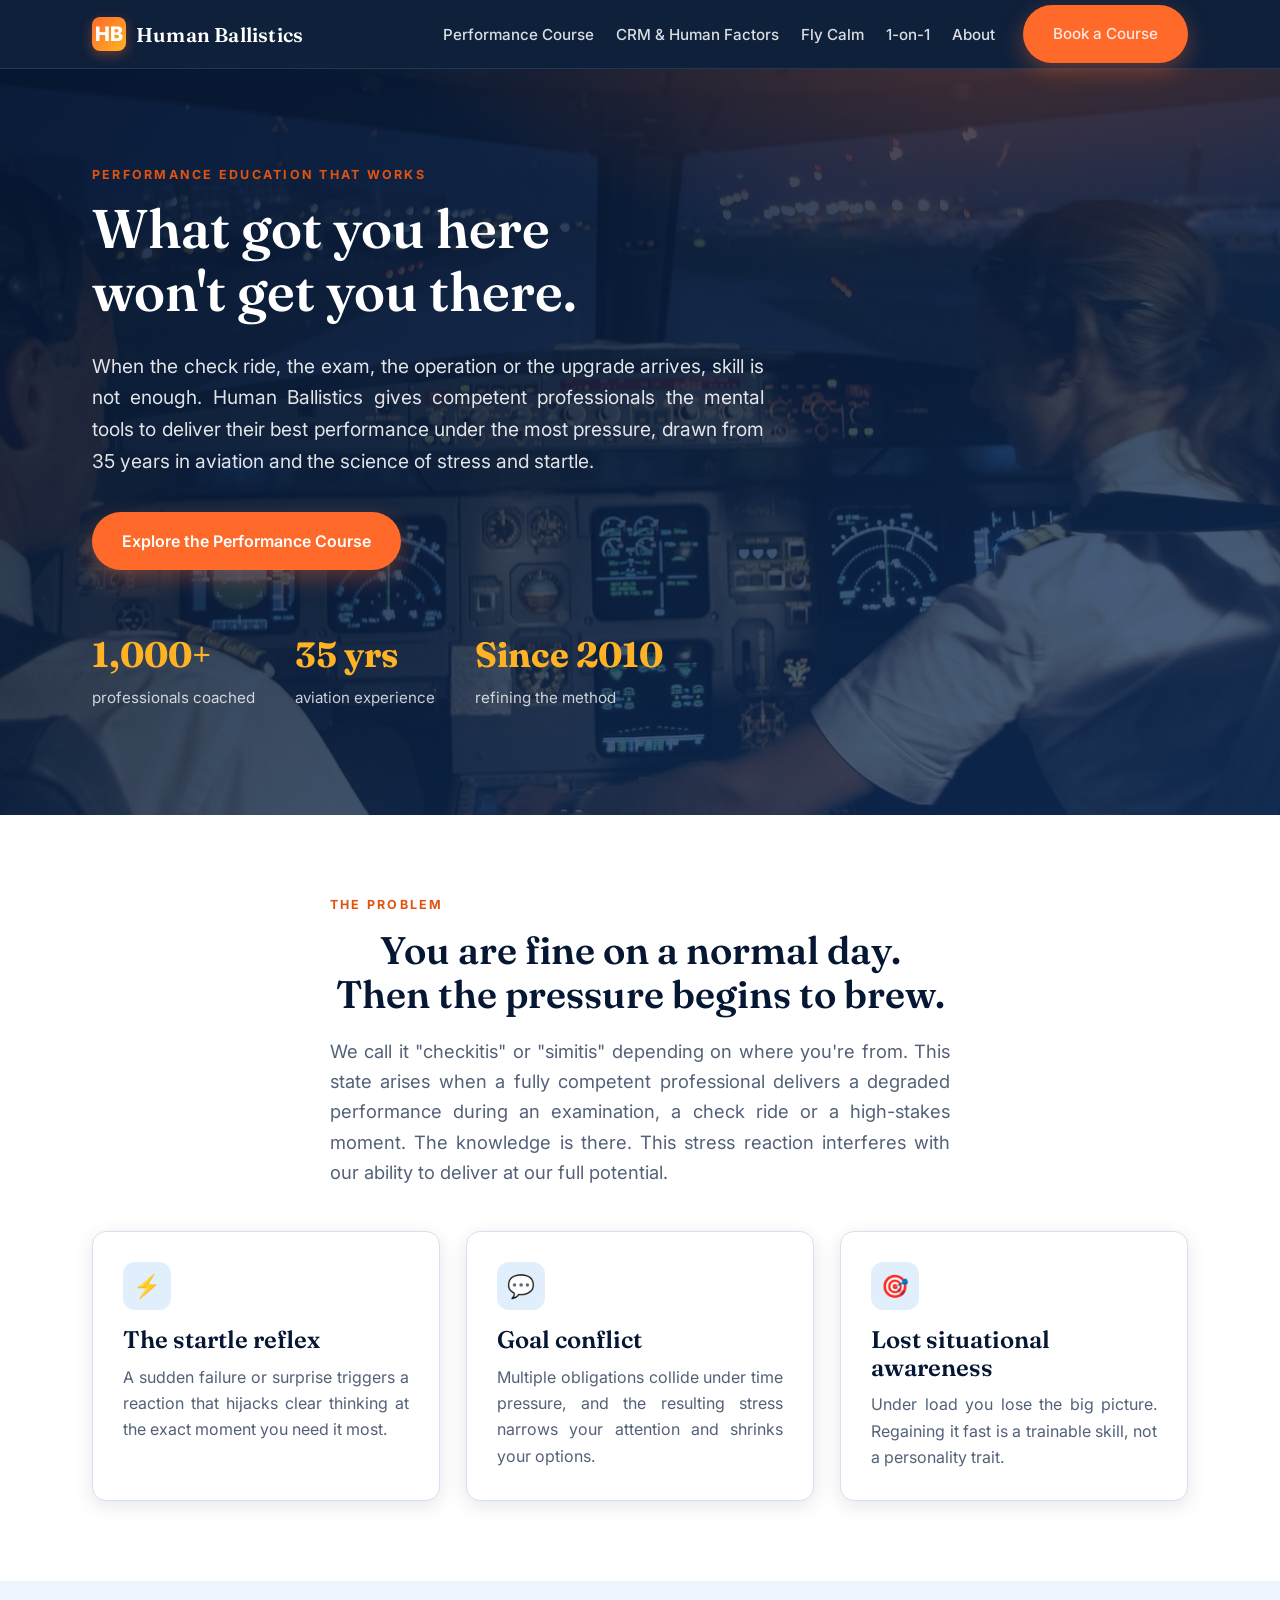
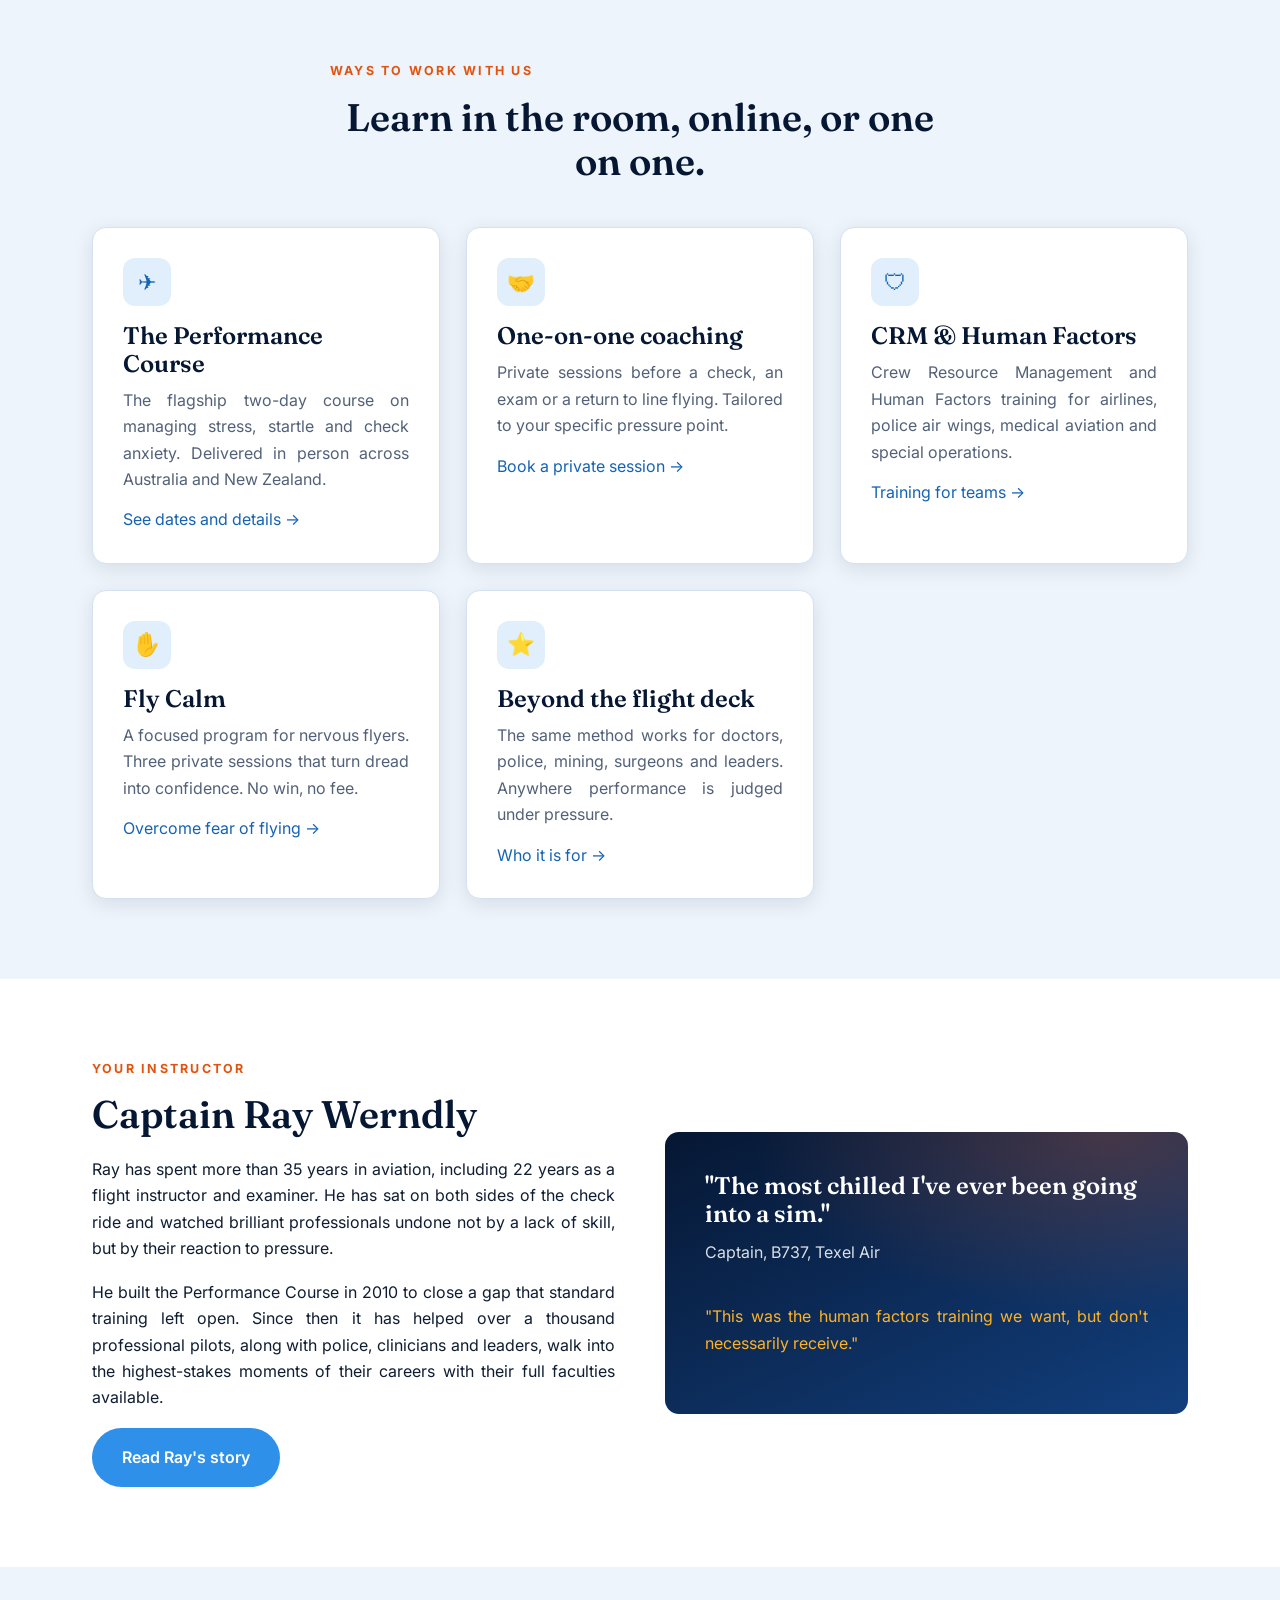
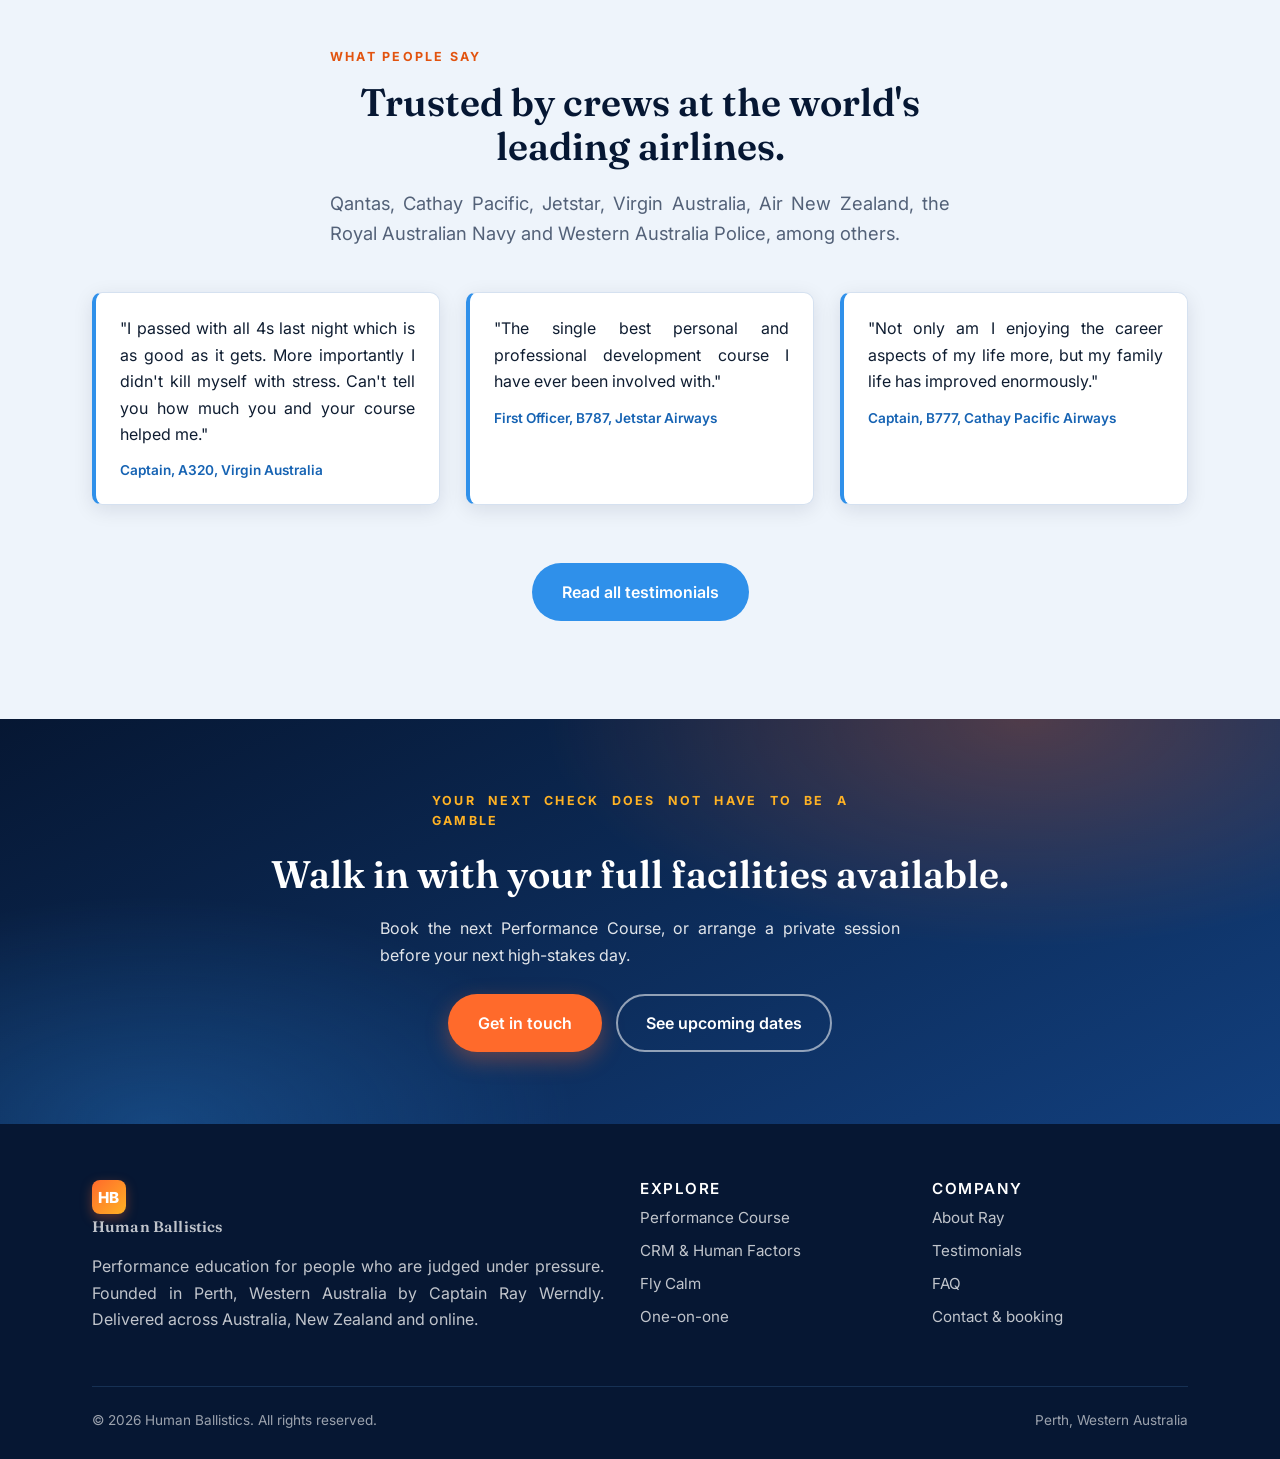
<file: index.html>
<!DOCTYPE html>
<html lang="en-AU">
<head>
  <meta charset="UTF-8">
  <meta name="viewport" content="width=device-width, initial-scale=1.0">
  <title>Human Ballistics | Performance Under Pressure for High-Stakes Professionals</title>
  <meta name="description" content="Human Ballistics helps pilots, doctors, police and high-stakes professionals perform at their best when it counts. Founded by Captain Ray Werndly. Live courses, online sessions and one-on-one coaching.">
  <link rel="preconnect" href="https://fonts.googleapis.com">
  <link rel="preconnect" href="https://fonts.gstatic.com" crossorigin>
  <link href="https://fonts.googleapis.com/css2?family=Fraunces:opsz,wght@9..144,400;9..144,600&family=Inter:wght@400;500;600;700&display=swap" rel="stylesheet">
  <link rel="stylesheet" href="css/styles.css">
</head>
<body>

  <!-- HEADER -->
  <header class="site-header">
    <div class="container nav">
      <a class="brand" href="index.html">
        <span class="mark">HB</span> Human Ballistics
      </a>
      <button class="nav-toggle" aria-label="Menu">&#9776;</button>
      <ul class="nav-links">
        <li><a href="performance-course.html">Performance Course</a></li>
        <li><a href="crm-humanfactors.html">CRM &amp; Human Factors</a></li>
        <li><a href="fly-calm.html">Fly Calm</a></li>
        <li><a href="one-on-one.html">1-on-1</a></li>
        <li><a href="about.html">About</a></li>
        <li class="nav-cta"><a class="btn btn-primary" href="contact.html">Book a Course</a></li>
      </ul>
    </div>
  </header>

  <!-- HERO -->
  <section class="hero hero--photo" style="background-image:url('assets/hero-cockpit-dusk.jpg')">
    <div class="container">
      <p class="eyebrow">Performance education that works</p>
      <h1>What got you here won't get you there.</h1>
      <p class="lead">When the check ride, the exam, the operation or the upgrade arrives, skill is not enough. Human Ballistics gives competent professionals the mental tools to deliver their best performance under the most pressure, drawn from 35 years in aviation and the science of stress and startle.</p>
      <div class="hero-cta">
        <a class="btn btn-primary" href="performance-course.html">Explore the Performance Course</a>
      </div>
      <div class="hero-stats">
        <div class="stat"><strong>1,000+</strong><span>professionals coached</span></div>
        <div class="stat"><strong>35 yrs</strong><span>aviation experience</span></div>
        <div class="stat"><strong>Since 2010</strong><span>refining the method</span></div>
      </div>
    </div>
  </section>

  <!-- PROBLEM -->
  <section class="section alt">
    <div class="container">
      <div class="section-head center">
        <p class="eyebrow">The problem</p>
        <h2>You are fine on a normal day. Then the pressure begins to brew.</h2>
        <p class="lead">We call it "checkitis" or "simitis" depending on where you're from. This state arises when a fully competent professional delivers a degraded performance during an examination, a check ride or a high-stakes moment. The knowledge is there. This stress reaction interferes with our ability to deliver at our full potential.</p>
      </div>
      <div class="grid grid-3">
        <div class="card">
          <div class="icon">&#9889;</div>
          <h3>The startle reflex</h3>
          <p>A sudden failure or surprise triggers a reaction that hijacks clear thinking at the exact moment you need it most.</p>
        </div>
        <div class="card">
          <div class="icon">&#128172;</div>
          <h3>Goal conflict</h3>
          <p>Multiple obligations collide under time pressure, and the resulting stress narrows your attention and shrinks your options.</p>
        </div>
        <div class="card">
          <div class="icon">&#127919;</div>
          <h3>Lost situational awareness</h3>
          <p>Under load you lose the big picture. Regaining it fast is a trainable skill, not a personality trait.</p>
        </div>
      </div>
    </div>
  </section>

  <!-- OFFERINGS -->
  <section class="section">
    <div class="container">
      <div class="section-head center">
        <p class="eyebrow">Ways to work with us</p>
        <h2>Learn in the room, online, or one on one.</h2>
      </div>
      <div class="grid grid-3">
        <div class="card">
          <div class="icon">&#9992;</div>
          <h3>The Performance Course</h3>
          <p>The flagship two-day course on managing stress, startle and check anxiety. Delivered in person across Australia and New Zealand.</p>
          <p style="margin-top:14px"><a href="performance-course.html">See dates and details &rarr;</a></p>
        </div>
        <div class="card">
          <div class="icon">&#129309;</div>
          <h3>One-on-one coaching</h3>
          <p>Private sessions before a check, an exam or a return to line flying. Tailored to your specific pressure point.</p>
          <p style="margin-top:14px"><a href="one-on-one.html">Book a private session &rarr;</a></p>
        </div>
        <div class="card">
          <div class="icon">&#128737;</div>
          <h3>CRM &amp; Human Factors</h3>
          <p>Crew Resource Management and Human Factors training for airlines, police air wings, medical aviation and special operations.</p>
          <p style="margin-top:14px"><a href="crm-humanfactors.html">Training for teams &rarr;</a></p>
        </div>
        <div class="card">
          <div class="icon">&#9995;</div>
          <h3>Fly Calm</h3>
          <p>A focused program for nervous flyers. Three private sessions that turn dread into confidence. No win, no fee.</p>
          <p style="margin-top:14px"><a href="fly-calm.html">Overcome fear of flying &rarr;</a></p>
        </div>
        <div class="card">
          <div class="icon">&#11088;</div>
          <h3>Beyond the flight deck</h3>
          <p>The same method works for doctors, police, mining, surgeons and leaders. Anywhere performance is judged under pressure.</p>
          <p style="margin-top:14px"><a href="about.html">Who it is for &rarr;</a></p>
        </div>
      </div>
    </div>
  </section>

  <!-- FOUNDER -->
  <section class="section alt">
    <div class="container split">
      <div>
        <p class="eyebrow">Your instructor</p>
        <h2>Captain Ray Werndly</h2>
        <p>Ray has spent more than 35 years in aviation, including 22 years as a flight instructor and examiner. He has sat on both sides of the check ride and watched brilliant professionals undone not by a lack of skill, but by their reaction to pressure.</p>
        <p>He built the Performance Course in 2010 to close a gap that standard training left open. Since then it has helped over a thousand professional pilots, along with police, clinicians and leaders, walk into the highest-stakes moments of their careers with their full faculties available.</p>
        <a class="btn btn-dark" href="about.html">Read Ray's story</a>
      </div>
      <div class="panel">
        <h3>"The most chilled I've ever been going into a sim."</h3>
        <p>Captain, B737, Texel Air</p>
        <p style="margin-top:20px; color: var(--amber);">"This was the human factors training we want, but don't necessarily receive."</p>
      </div>
    </div>
  </section>

  <!-- TESTIMONIAL STRIP -->
  <section class="section">
    <div class="container">
      <div class="section-head center">
        <p class="eyebrow">What people say</p>
        <h2>Trusted by crews at the world's leading airlines.</h2>
        <p class="lead">Qantas, Cathay Pacific, Jetstar, Virgin Australia, Air New Zealand, the Royal Australian Navy and Western Australia Police, among others.</p>
      </div>
      <div class="grid grid-3">
        <div class="quote">
          <p>"I passed with all 4s last night which is as good as it gets. More importantly I didn't kill myself with stress. Can't tell you how much you and your course helped me."</p>
          <div class="who">Captain, A320, Virgin Australia</div>
        </div>
        <div class="quote">
          <p>"The single best personal and professional development course I have ever been involved with."</p>
          <div class="who">First Officer, B787, Jetstar Airways</div>
        </div>
        <div class="quote">
          <p>"Not only am I enjoying the career aspects of my life more, but my family life has improved enormously."</p>
          <div class="who">Captain, B777, Cathay Pacific Airways</div>
        </div>
      </div>
      <p class="center" style="margin-top:32px"><a class="btn btn-dark" href="testimonials.html">Read all testimonials</a></p>
    </div>
  </section>

  <!-- CTA BAND -->
  <section class="cta-band">
    <div class="container">
      <p class="eyebrow" style="color: var(--amber);">Your next check does not have to be a gamble</p>
      <h2>Walk in with your full facilities available.</h2>
      <p>Book the next Performance Course, or arrange a private session before your next high-stakes day.</p>
      <div class="hero-cta" style="justify-content:center">
        <a class="btn btn-primary" href="contact.html">Get in touch</a>
        <a class="btn btn-ghost" href="performance-course.html">See upcoming dates</a>
      </div>
    </div>
  </section>

  <!-- FOOTER -->
  <footer class="site-footer">
    <div class="container">
      <div class="footer-grid">
        <div>
          <a class="brand" href="index.html" style="margin-bottom:14px"><span class="mark">HB</span> Human Ballistics</a>
          <p>Performance education for people who are judged under pressure. Founded in Perth, Western Australia by Captain Ray Werndly. Delivered across Australia, New Zealand and online.</p>
        </div>
        <div>
          <h4>Explore</h4>
          <a href="performance-course.html">Performance Course</a>
          <a href="crm-humanfactors.html">CRM &amp; Human Factors</a>
          <a href="fly-calm.html">Fly Calm</a>
          <a href="one-on-one.html">One-on-one</a>
        </div>
        <div>
          <h4>Company</h4>
          <a href="about.html">About Ray</a>
          <a href="testimonials.html">Testimonials</a>
          <a href="faq.html">FAQ</a>
          <a href="contact.html">Contact &amp; booking</a>
        </div>
      </div>
      <!-- REBRAND NOTE: when the business is renamed, replace "Human Ballistics" and the "HB" monogram everywhere, and turn the line below into: Formerly Human Ballistics (humanballistics.com). -->
      <div class="footer-bottom">
        <span>&copy; <span class="year">2026</span> Human Ballistics. All rights reserved.</span>
        <span>Perth, Western Australia</span>
      </div>
    </div>
  </footer>

  <script src="js/main.js"></script>
</body>
</html>
</file>
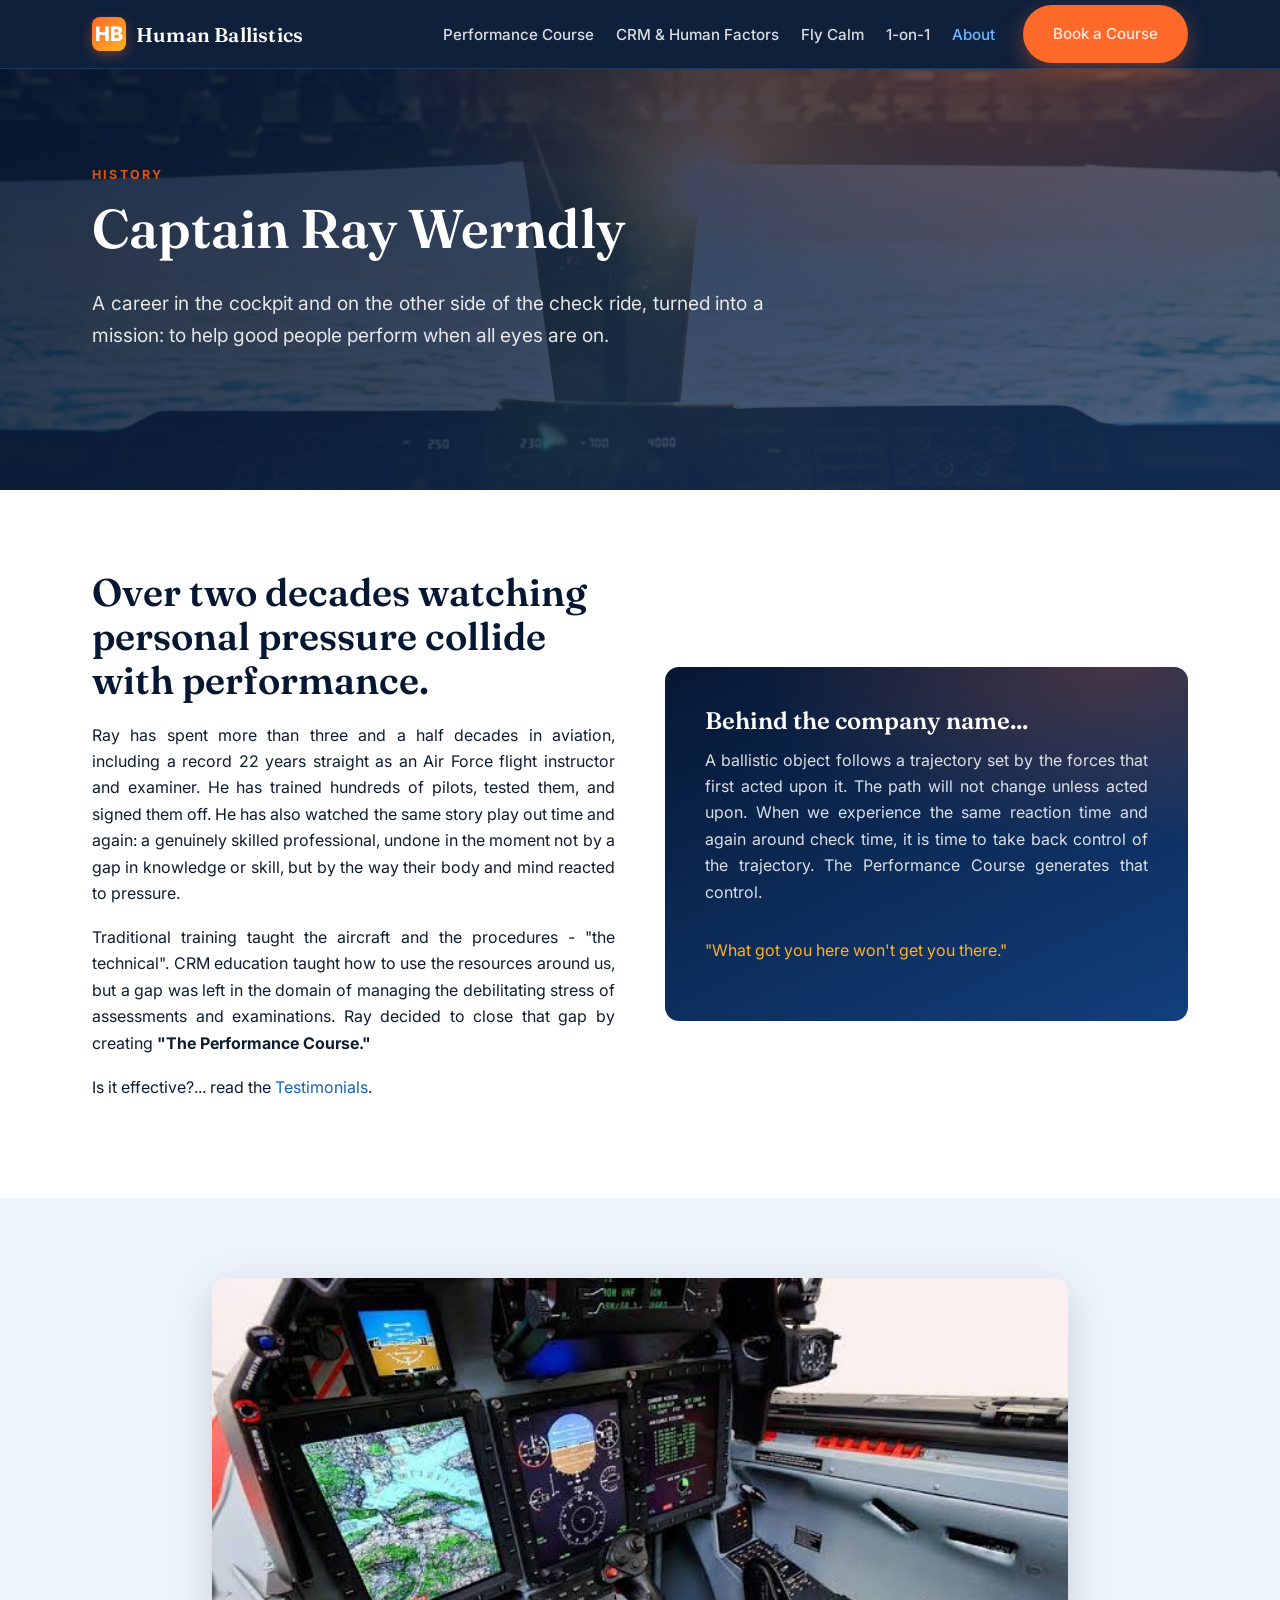
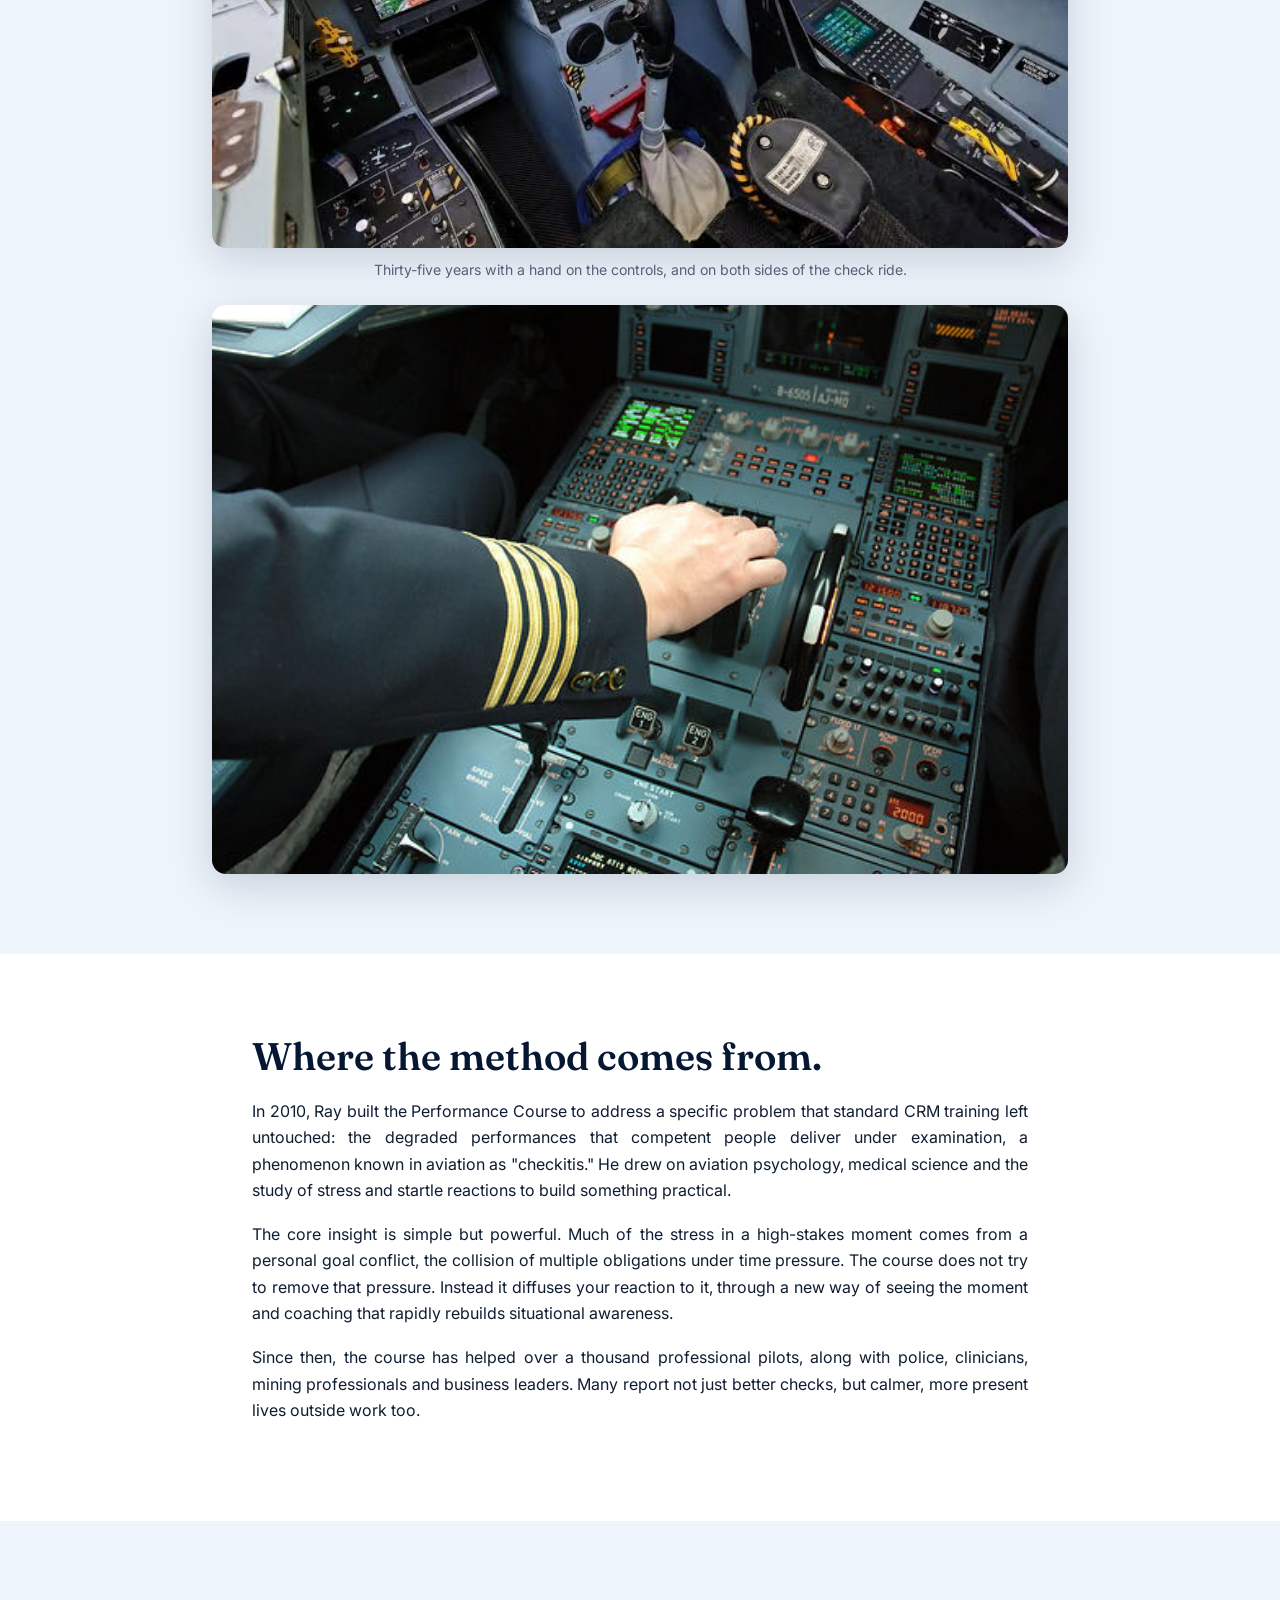
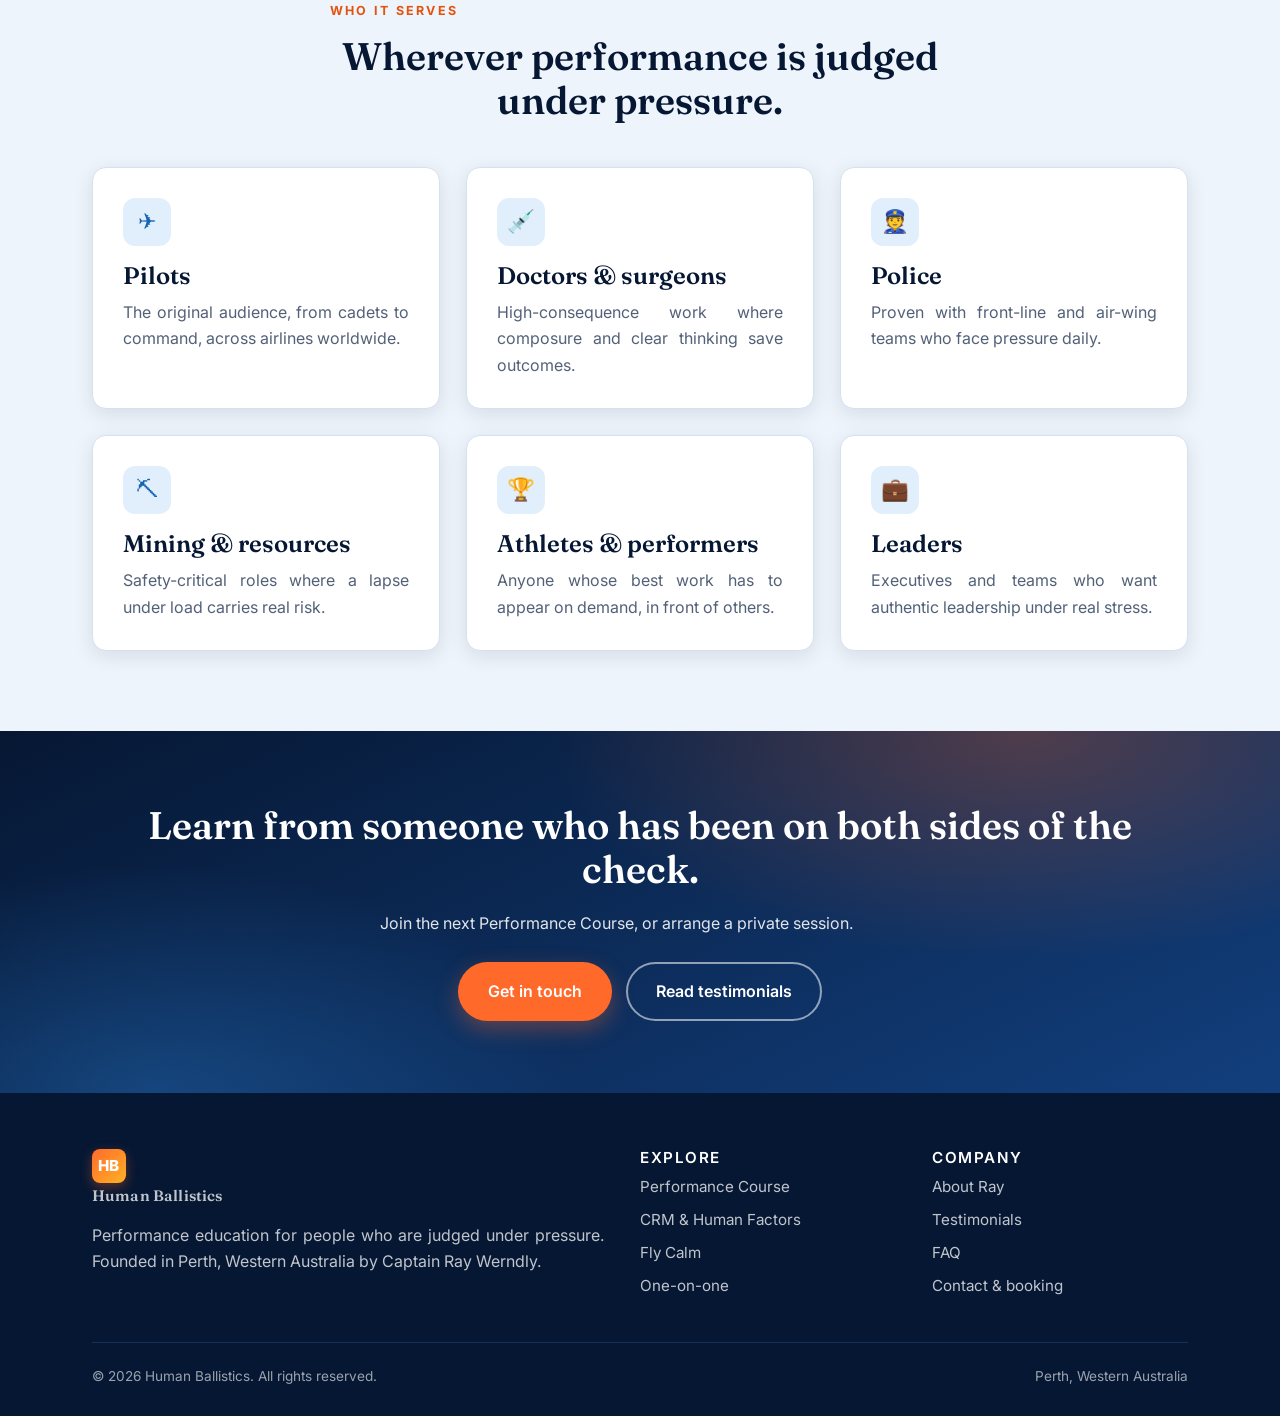
<file: about.html>
<!DOCTYPE html>
<html lang="en-AU">
<head>
  <meta charset="UTF-8">
  <meta name="viewport" content="width=device-width, initial-scale=1.0">
  <title>About Captain Ray Werndly | Human Ballistics</title>
  <meta name="description" content="Captain Ray Werndly spent 35 years in aviation, 22 as a flight instructor and examiner. In 2010 he built the Performance Course to help professionals perform under pressure.">
  <link rel="preconnect" href="https://fonts.googleapis.com">
  <link rel="preconnect" href="https://fonts.gstatic.com" crossorigin>
  <link href="https://fonts.googleapis.com/css2?family=Fraunces:opsz,wght@9..144,400;9..144,600&family=Inter:wght@400;500;600;700&display=swap" rel="stylesheet">
  <link rel="stylesheet" href="css/styles.css">
</head>
<body>

  <header class="site-header">
    <div class="container nav">
      <a class="brand" href="index.html"><span class="mark">HB</span> Human Ballistics</a>
      <button class="nav-toggle" aria-label="Menu">&#9776;</button>
      <ul class="nav-links">
        <li><a href="performance-course.html">Performance Course</a></li>
        <li><a href="crm-humanfactors.html">CRM &amp; Human Factors</a></li>
        <li><a href="fly-calm.html">Fly Calm</a></li>
        <li><a href="one-on-one.html">1-on-1</a></li>
        <li><a class="active" href="about.html">About</a></li>
        <li class="nav-cta"><a class="btn btn-primary" href="contact.html">Book a Course</a></li>
      </ul>
    </div>
  </header>

  <section class="hero hero--photo" style="background-image:url('assets/about-hero.jpg')">
    <div class="container">
      <p class="eyebrow">History</p>
      <h1 style="white-space:nowrap">Captain Ray Werndly</h1>
      <p class="lead">A career in the cockpit and on the other side of the check ride, turned into a mission: to help good people perform when all eyes are on.</p>
    </div>
  </section>

  <section class="section alt">
    <div class="container split">
      <div>
        <h2>Over two decades watching personal pressure collide with performance.</h2>
        <p>Ray has spent more than three and a half decades in aviation, including a record 22 years straight as an Air Force flight instructor and examiner. He has trained hundreds of pilots, tested them, and signed them off. He has also watched the same story play out time and again: a genuinely skilled professional, undone in the moment not by a gap in knowledge or skill, but by the way their body and mind reacted to pressure.</p>
        <p>Traditional training taught the aircraft and the procedures - "the technical". CRM education taught how to use the resources around us, but a gap was left in the domain of managing the debilitating stress of assessments and examinations. Ray decided to close that gap by creating <strong>"The Performance Course."</strong></p>
        <p>Is it effective?... read the <a href="testimonials.html">Testimonials</a>.</p>
      </div>
      <div class="panel">
        <h3>Behind the company name...</h3>
        <p>A ballistic object follows a trajectory set by the forces that first acted upon it. The path will not change unless acted upon. When we experience the same reaction time and again around check time, it is time to take back control of the trajectory. The Performance Course generates that control.</p>
        <p style="color:var(--amber);margin-top:14px">"What got you here won't get you there."</p>
      </div>
    </div>
  </section>

  <section class="section">
    <div class="container" style="max-width:900px">
      <img class="figure-img" src="assets/pc21-cockpit.jpg" alt="The forward cockpit instrument panel and control stick of a Pilatus PC-21 military training aircraft.">
      <p class="figure-cap">Thirty-five years with a hand on the controls, and on both sides of the check ride.</p>
      <img class="figure-img" style="margin-top:24px" src="assets/cockpit-throttle.jpg" alt="A captain's hand, four gold stripes on the sleeve, on the thrust levers of an airliner flight deck.">
    </div>
  </section>

  <section class="section alt">
    <div class="container" style="max-width:820px">
      <h2>Where the method comes from.</h2>
      <p>In 2010, Ray built the Performance Course to address a specific problem that standard CRM training left untouched: the degraded performances that competent people deliver under examination, a phenomenon known in aviation as "checkitis." He drew on aviation psychology, medical science and the study of stress and startle reactions to build something practical.</p>
      <p>The core insight is simple but powerful. Much of the stress in a high-stakes moment comes from a personal goal conflict, the collision of multiple obligations under time pressure. The course does not try to remove that pressure. Instead it diffuses your reaction to it, through a new way of seeing the moment and coaching that rapidly rebuilds situational awareness.</p>
      <p>Since then, the course has helped over a thousand professional pilots, along with police, clinicians, mining professionals and business leaders. Many report not just better checks, but calmer, more present lives outside work too.</p>
    </div>
  </section>

  <section class="section">
    <div class="container">
      <div class="section-head center">
        <p class="eyebrow">Who it serves</p>
        <h2>Wherever performance is judged under pressure.</h2>
      </div>
      <div class="grid grid-3">
        <div class="card"><div class="icon">&#9992;</div><h3>Pilots</h3><p>The original audience, from cadets to command, across airlines worldwide.</p></div>
        <div class="card"><div class="icon">&#128137;</div><h3>Doctors &amp; surgeons</h3><p>High-consequence work where composure and clear thinking save outcomes.</p></div>
        <div class="card"><div class="icon">&#128110;</div><h3>Police</h3><p>Proven with front-line and air-wing teams who face pressure daily.</p></div>
        <div class="card"><div class="icon">&#9935;</div><h3>Mining &amp; resources</h3><p>Safety-critical roles where a lapse under load carries real risk.</p></div>
        <div class="card"><div class="icon">&#127942;</div><h3>Athletes &amp; performers</h3><p>Anyone whose best work has to appear on demand, in front of others.</p></div>
        <div class="card"><div class="icon">&#128188;</div><h3>Leaders</h3><p>Executives and teams who want authentic leadership under real stress.</p></div>
      </div>
    </div>
  </section>

  <section class="cta-band">
    <div class="container">
      <h2>Learn from someone who has been on both sides of the check.</h2>
      <p>Join the next Performance Course, or arrange a private session.</p>
      <div class="hero-cta" style="justify-content:center">
        <a class="btn btn-primary" href="contact.html">Get in touch</a>
        <a class="btn btn-ghost" href="testimonials.html">Read testimonials</a>
      </div>
    </div>
  </section>

  <footer class="site-footer">
    <div class="container">
      <div class="footer-grid">
        <div>
          <a class="brand" href="index.html" style="margin-bottom:14px"><span class="mark">HB</span> Human Ballistics</a>
          <p>Performance education for people who are judged under pressure. Founded in Perth, Western Australia by Captain Ray Werndly.</p>
        </div>
        <div>
          <h4>Explore</h4>
          <a href="performance-course.html">Performance Course</a>
          <a href="crm-humanfactors.html">CRM &amp; Human Factors</a>
          <a href="fly-calm.html">Fly Calm</a>
          <a href="one-on-one.html">One-on-one</a>
        </div>
        <div>
          <h4>Company</h4>
          <a href="about.html">About Ray</a>
          <a href="testimonials.html">Testimonials</a>
          <a href="faq.html">FAQ</a>
          <a href="contact.html">Contact &amp; booking</a>
        </div>
      </div>
      <!-- REBRAND NOTE: when the business is renamed, replace "Human Ballistics" and the "HB" monogram everywhere, and turn the line below into: Formerly Human Ballistics (humanballistics.com). -->
      <div class="footer-bottom">
        <span>&copy; <span class="year">2026</span> Human Ballistics. All rights reserved.</span>
        <span>Perth, Western Australia</span>
      </div>
    </div>
  </footer>

  <script src="js/main.js"></script>
</body>
</html>
</file>
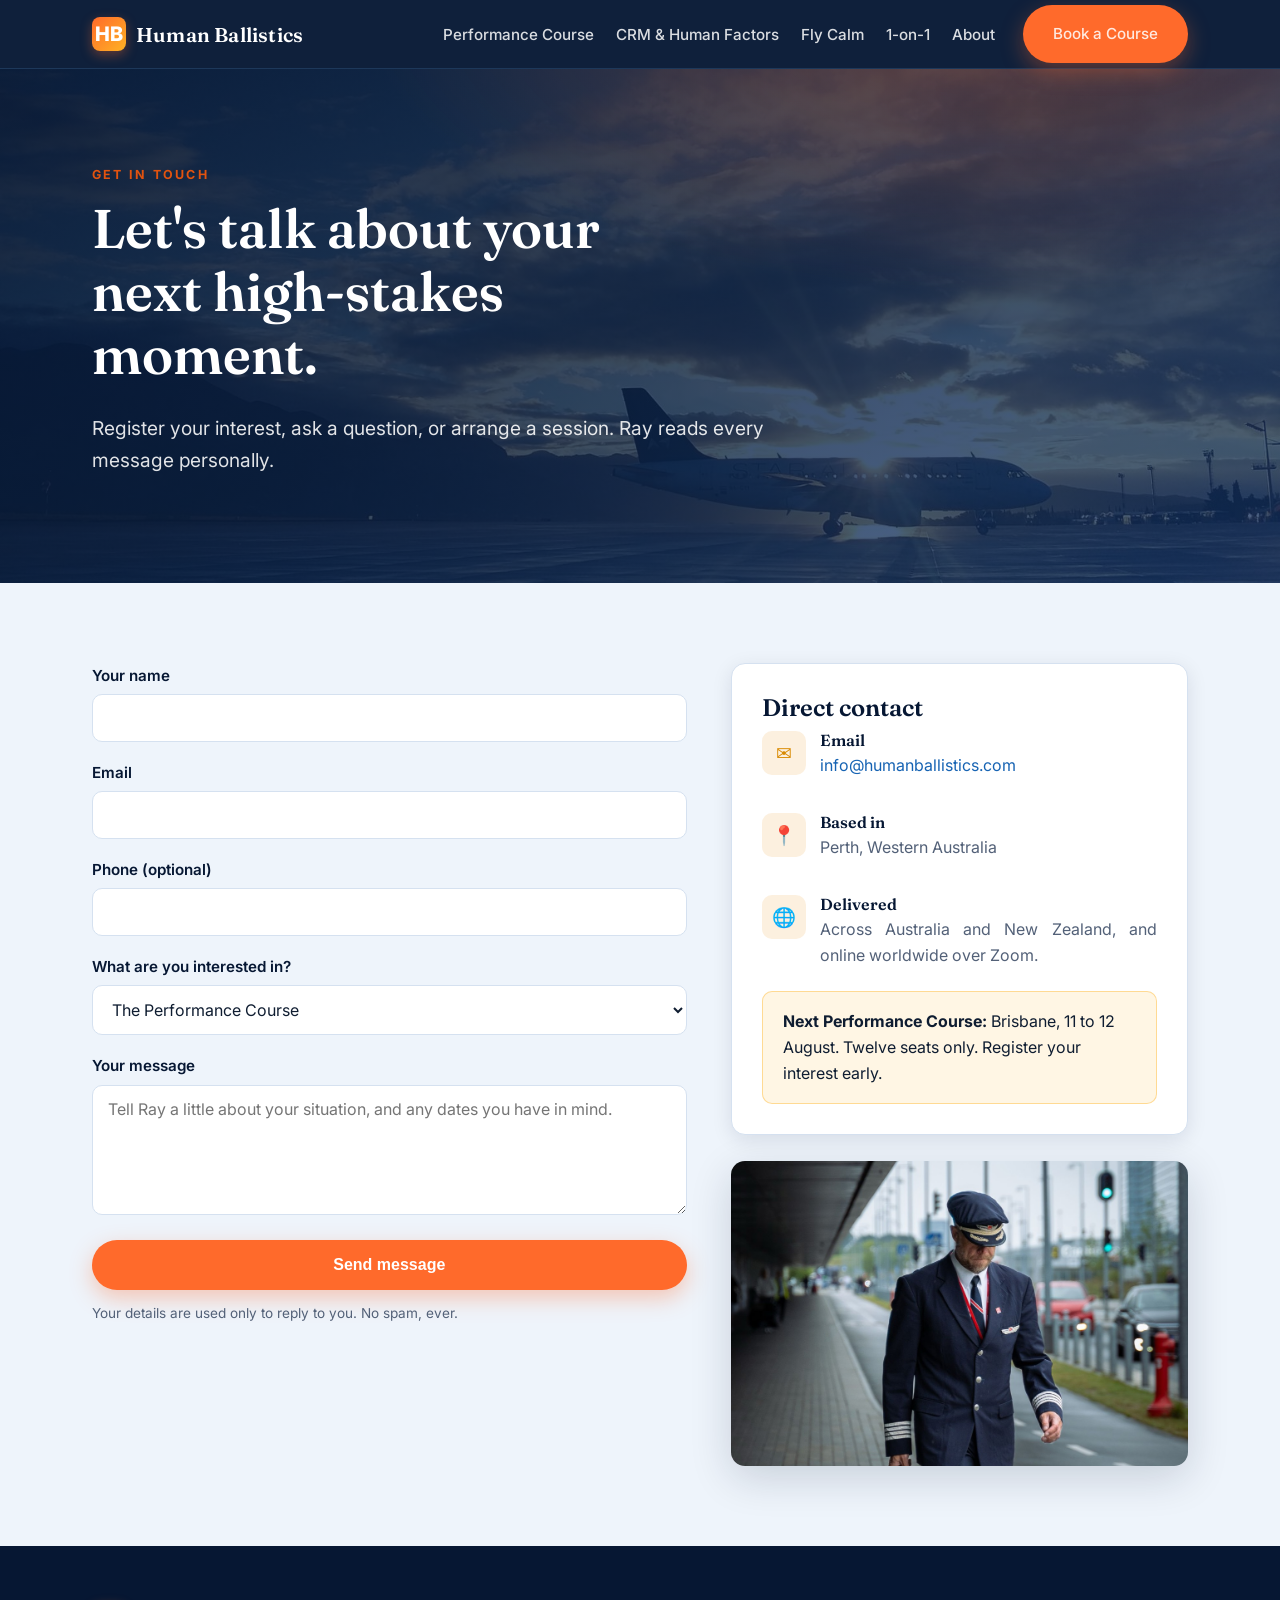
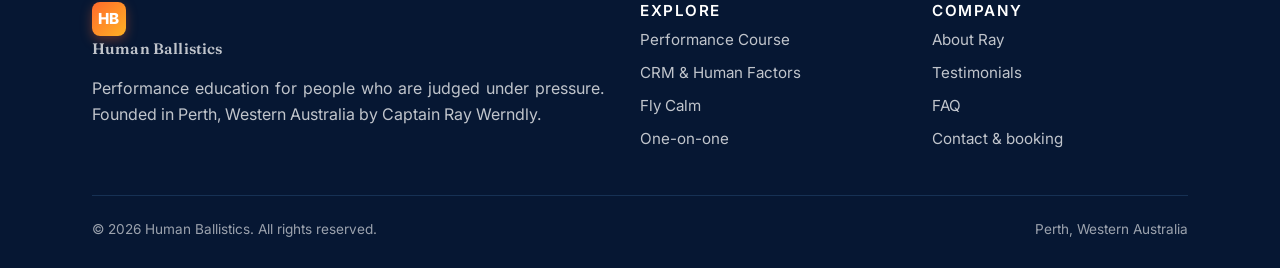
<file: contact.html>
<!DOCTYPE html>
<html lang="en-AU">
<head>
  <meta charset="UTF-8">
  <meta name="viewport" content="width=device-width, initial-scale=1.0">
  <title>Contact &amp; Booking | Human Ballistics</title>
  <meta name="description" content="Register your interest in the Performance Course, one-on-one coaching, Fly Calm or CRM training. Based in Perth, Western Australia.">
  <link rel="preconnect" href="https://fonts.googleapis.com">
  <link rel="preconnect" href="https://fonts.gstatic.com" crossorigin>
  <link href="https://fonts.googleapis.com/css2?family=Fraunces:opsz,wght@9..144,400;9..144,600&family=Inter:wght@400;500;600;700&display=swap" rel="stylesheet">
  <link rel="stylesheet" href="css/styles.css">
  <style>
    .form-field { margin-bottom: 18px; }
    .form-field label { display:block; font-weight:600; color:var(--navy); margin-bottom:6px; font-size:0.95rem; }
    .form-field input, .form-field select, .form-field textarea {
      width:100%; padding:13px 15px; border:1px solid var(--line); border-radius:10px;
      font-family:var(--font-body); font-size:1rem; background:var(--white); color:var(--ink);
    }
    .form-field input:focus, .form-field select:focus, .form-field textarea:focus {
      outline:none; border-color:var(--amber); box-shadow:0 0 0 3px rgba(232,161,58,0.18);
    }
    .form-field textarea { min-height:130px; resize:vertical; }
    .contact-grid { display:grid; grid-template-columns:1.3fr 1fr; gap:44px; align-items:start; }
    @media (max-width:900px){ .contact-grid{ grid-template-columns:1fr; } }
    .contact-detail { display:flex; gap:14px; align-items:flex-start; margin-bottom:22px; }
    .contact-detail .icon {
      width:44px;height:44px;border-radius:10px;flex:0 0 auto;
      background:rgba(232,161,58,0.16);color:var(--amber-dark);
      display:grid;place-items:center;font-size:1.2rem;
    }
    .contact-detail h4 { margin:0 0 2px; }
    .contact-detail p { margin:0; color:var(--muted); }
  </style>
</head>
<body>

  <header class="site-header">
    <div class="container nav">
      <a class="brand" href="index.html"><span class="mark">HB</span> Human Ballistics</a>
      <button class="nav-toggle" aria-label="Menu">&#9776;</button>
      <ul class="nav-links">
        <li><a href="performance-course.html">Performance Course</a></li>
        <li><a href="crm-humanfactors.html">CRM &amp; Human Factors</a></li>
        <li><a href="fly-calm.html">Fly Calm</a></li>
        <li><a href="one-on-one.html">1-on-1</a></li>
        <li><a href="about.html">About</a></li>
        <li class="nav-cta"><a class="btn btn-primary" href="contact.html">Book a Course</a></li>
      </ul>
    </div>
  </header>

  <section class="hero hero--photo" style="padding-bottom:72px; background-image:url('assets/contact-hero.jpg')">
    <div class="container">
      <p class="eyebrow">Get in touch</p>
      <h1>Let's talk about your next high-stakes moment.</h1>
      <p class="lead">Register your interest, ask a question, or arrange a session. Ray reads every message personally.</p>
    </div>
  </section>

  <section class="section">
    <div class="container">
      <div class="contact-grid">
        <div>
          <!-- IMPORTANT: replace the action URL below with your Formspree form ID.
               1. Create a free form at https://formspree.io
               2. Paste your endpoint, e.g. https://formspree.io/f/abcdwxyz  -->
          <form action="https://formspree.io/f/xljrjzaw" method="POST">
            <div class="form-field">
              <label for="name">Your name</label>
              <input type="text" id="name" name="name" required>
            </div>
            <div class="form-field">
              <label for="email">Email</label>
              <input type="email" id="email" name="email" required>
            </div>
            <div class="form-field">
              <label for="phone">Phone (optional)</label>
              <input type="tel" id="phone" name="phone">
            </div>
            <div class="form-field">
              <label for="interest">What are you interested in?</label>
              <select id="interest" name="interest">
                <option>The Performance Course</option>
                <option>One-on-one coaching</option>
                <option>Fly Calm (fear of flying)</option>
                <option>CRM &amp; Human Factors for my team</option>
                <option>Something else</option>
              </select>
            </div>
            <div class="form-field">
              <label for="message">Your message</label>
              <textarea id="message" name="message" placeholder="Tell Ray a little about your situation, and any dates you have in mind."></textarea>
            </div>
            <button type="submit" class="btn btn-primary" style="width:100%">Send message</button>
            <p style="font-size:0.85rem;color:var(--muted);margin-top:12px">Your details are used only to reply to you. No spam, ever.</p>
          </form>
        </div>
        <div>
          <div class="card">
            <h3 style="margin-top:0">Direct contact</h3>
            <div class="contact-detail">
              <div class="icon">&#9993;</div>
              <div><h4>Email</h4><p><a href="mailto:info@humanballistics.com">info@humanballistics.com</a></p></div>
            </div>
            <div class="contact-detail">
              <div class="icon">&#128205;</div>
              <div><h4>Based in</h4><p>Perth, Western Australia</p></div>
            </div>
            <div class="contact-detail">
              <div class="icon">&#127760;</div>
              <div><h4>Delivered</h4><p>Across Australia and New Zealand, and online worldwide over Zoom.</p></div>
            </div>
            <div class="note" style="margin-top:8px">
              <strong>Next Performance Course:</strong> Brisbane, 11 to 12 August. Twelve seats only. Register your interest early.
            </div>
          </div>
          <img class="media-round" style="object-position:center 14%; margin-top:26px" src="assets/contact-captain.jpg" alt="A uniformed airline captain walking to the terminal with a flight bag.">
        </div>
      </div>
    </div>
  </section>

  <footer class="site-footer">
    <div class="container">
      <div class="footer-grid">
        <div>
          <a class="brand" href="index.html" style="margin-bottom:14px"><span class="mark">HB</span> Human Ballistics</a>
          <p>Performance education for people who are judged under pressure. Founded in Perth, Western Australia by Captain Ray Werndly.</p>
        </div>
        <div>
          <h4>Explore</h4>
          <a href="performance-course.html">Performance Course</a>
          <a href="crm-humanfactors.html">CRM &amp; Human Factors</a>
          <a href="fly-calm.html">Fly Calm</a>
          <a href="one-on-one.html">One-on-one</a>
        </div>
        <div>
          <h4>Company</h4>
          <a href="about.html">About Ray</a>
          <a href="testimonials.html">Testimonials</a>
          <a href="faq.html">FAQ</a>
          <a href="contact.html">Contact &amp; booking</a>
        </div>
      </div>
      <!-- REBRAND NOTE: when the business is renamed, replace "Human Ballistics" and the "HB" monogram everywhere, and turn the line below into: Formerly Human Ballistics (humanballistics.com). -->
      <div class="footer-bottom">
        <span>&copy; <span class="year">2026</span> Human Ballistics. All rights reserved.</span>
        <span>Perth, Western Australia</span>
      </div>
    </div>
  </footer>

  <script src="js/main.js"></script>
</body>
</html>
</file>
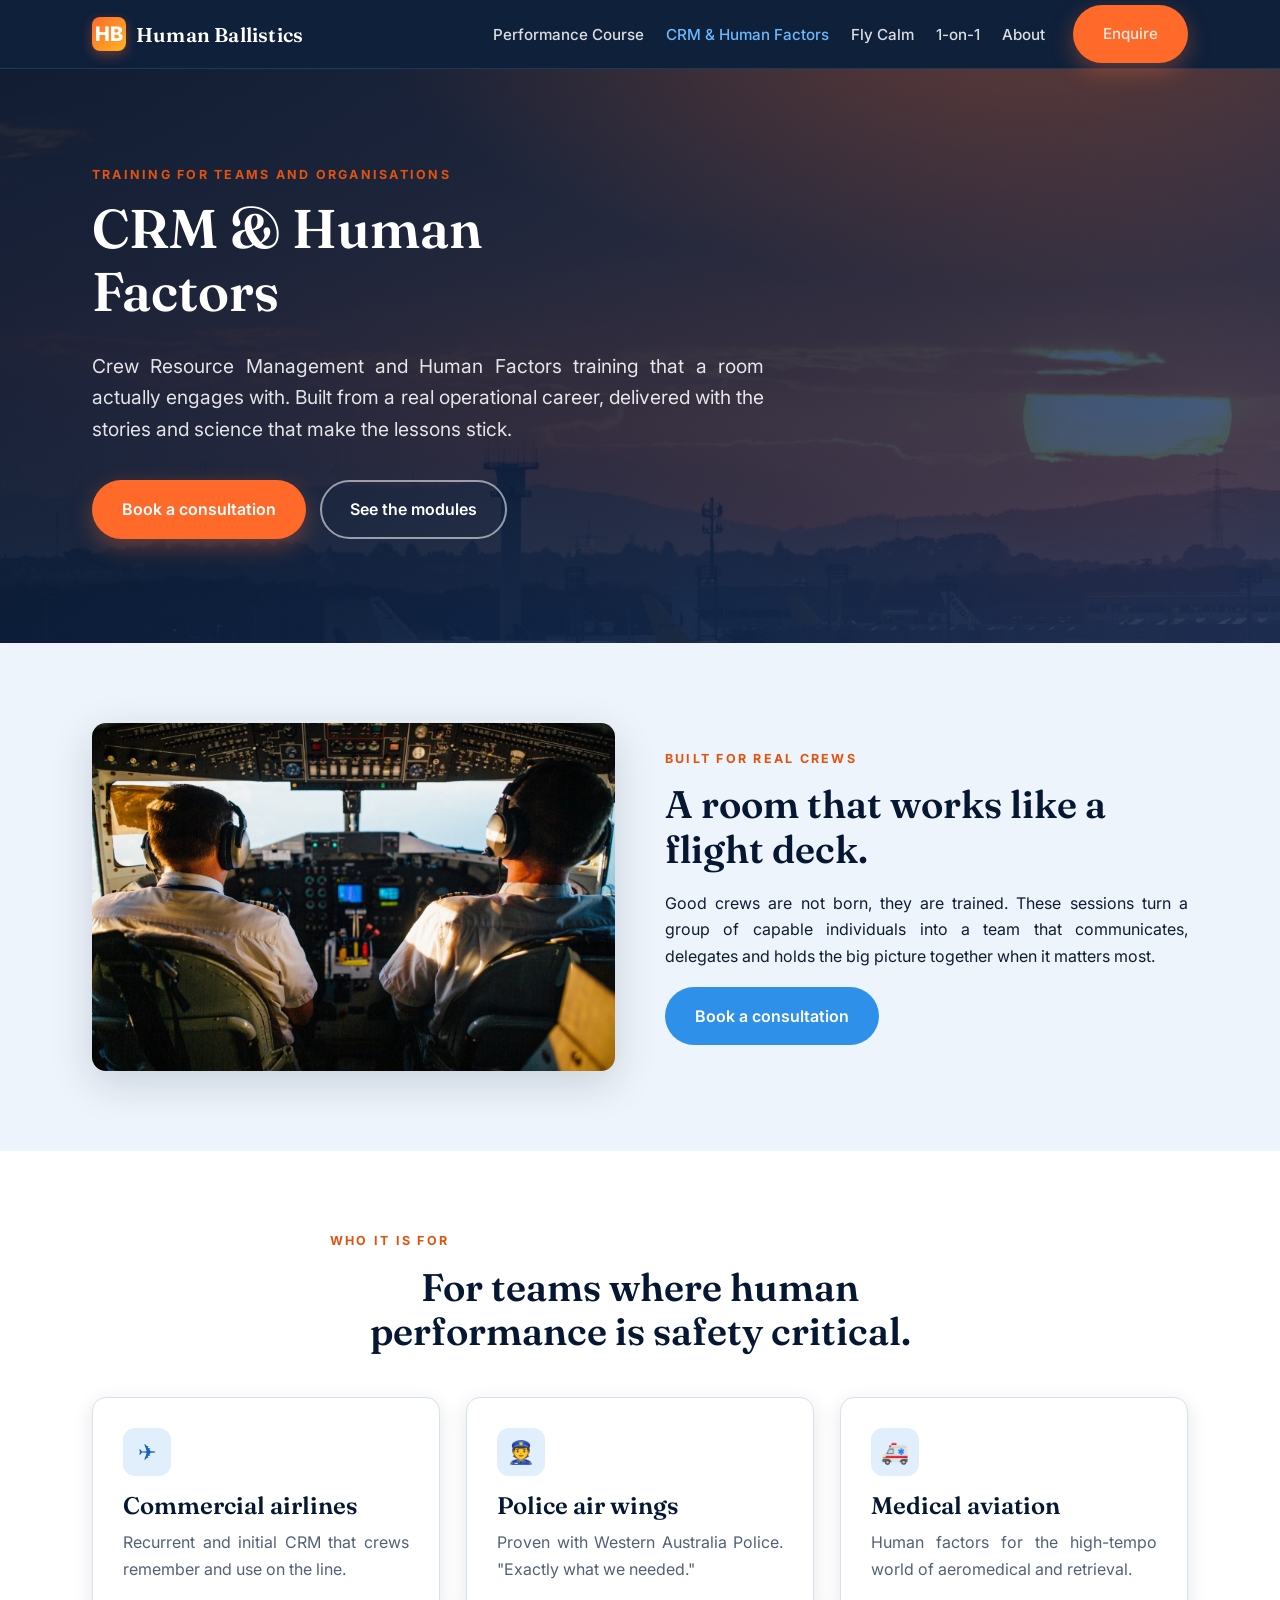
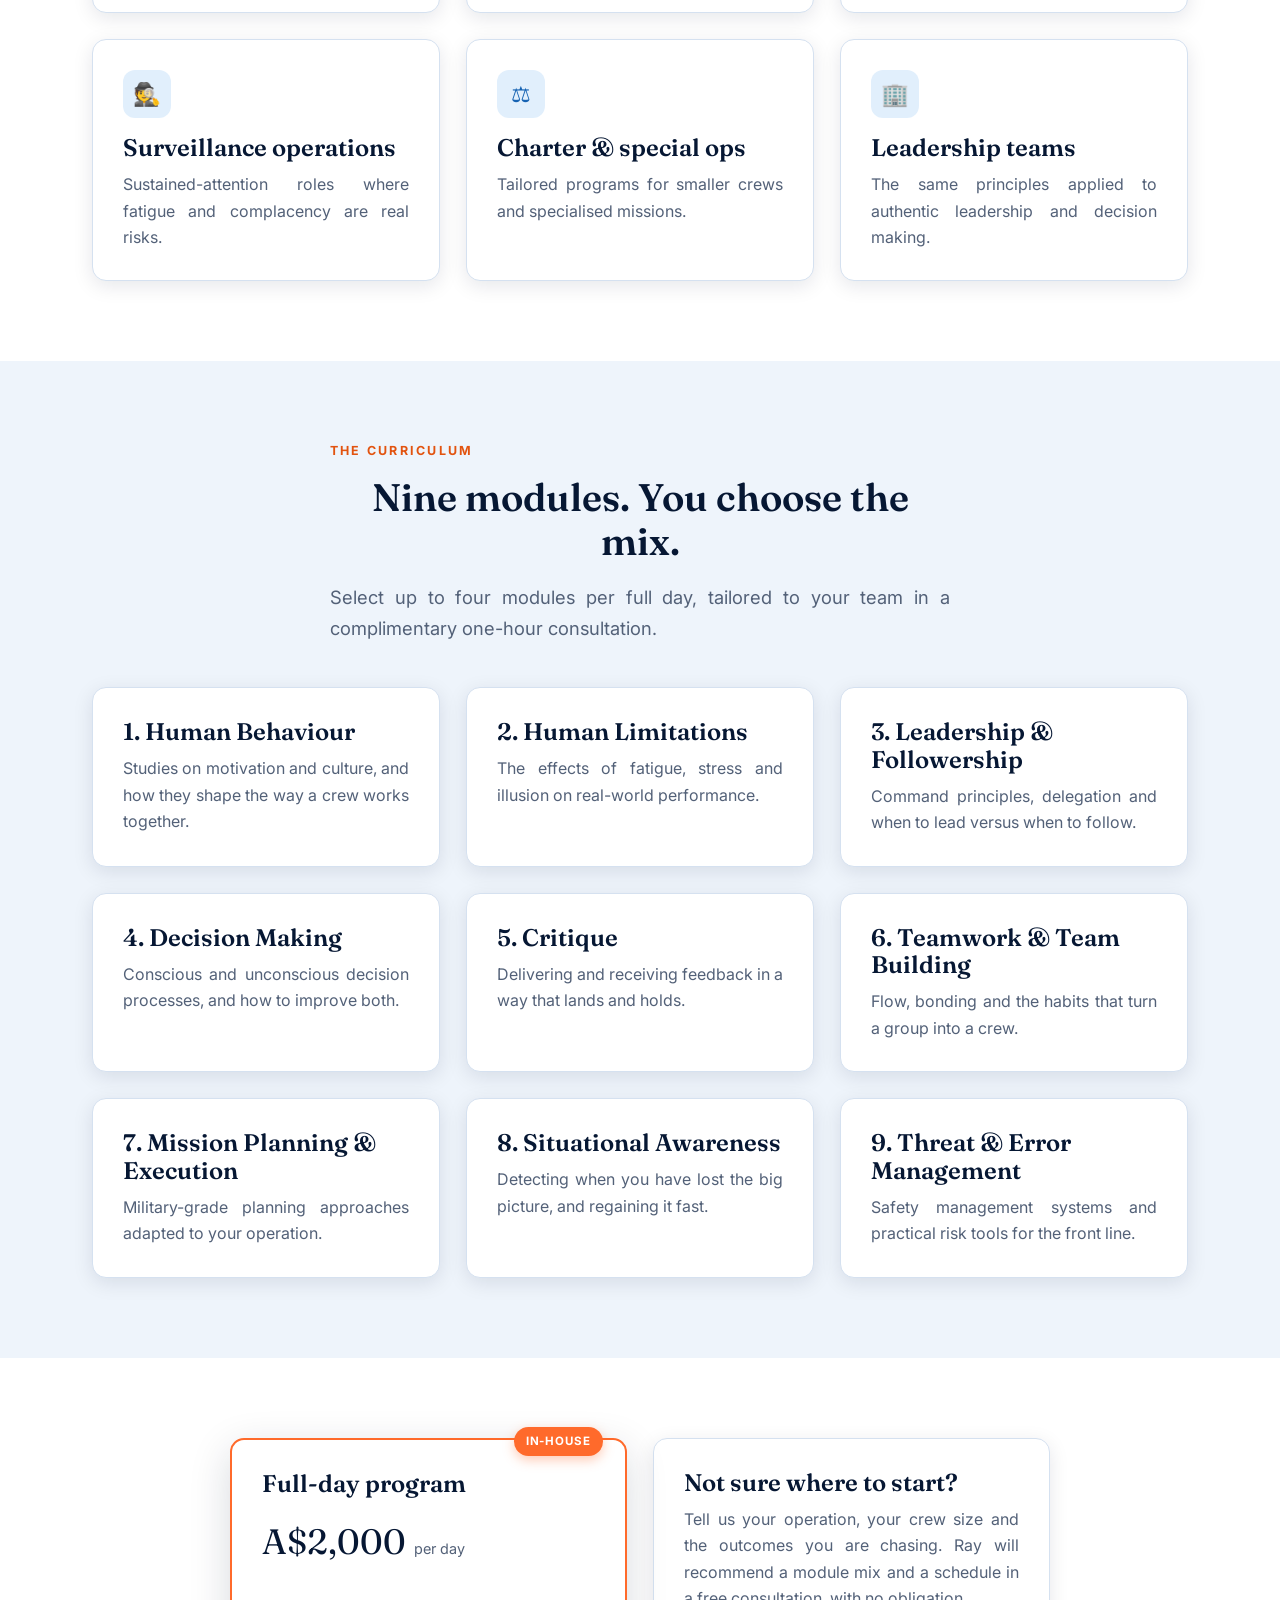
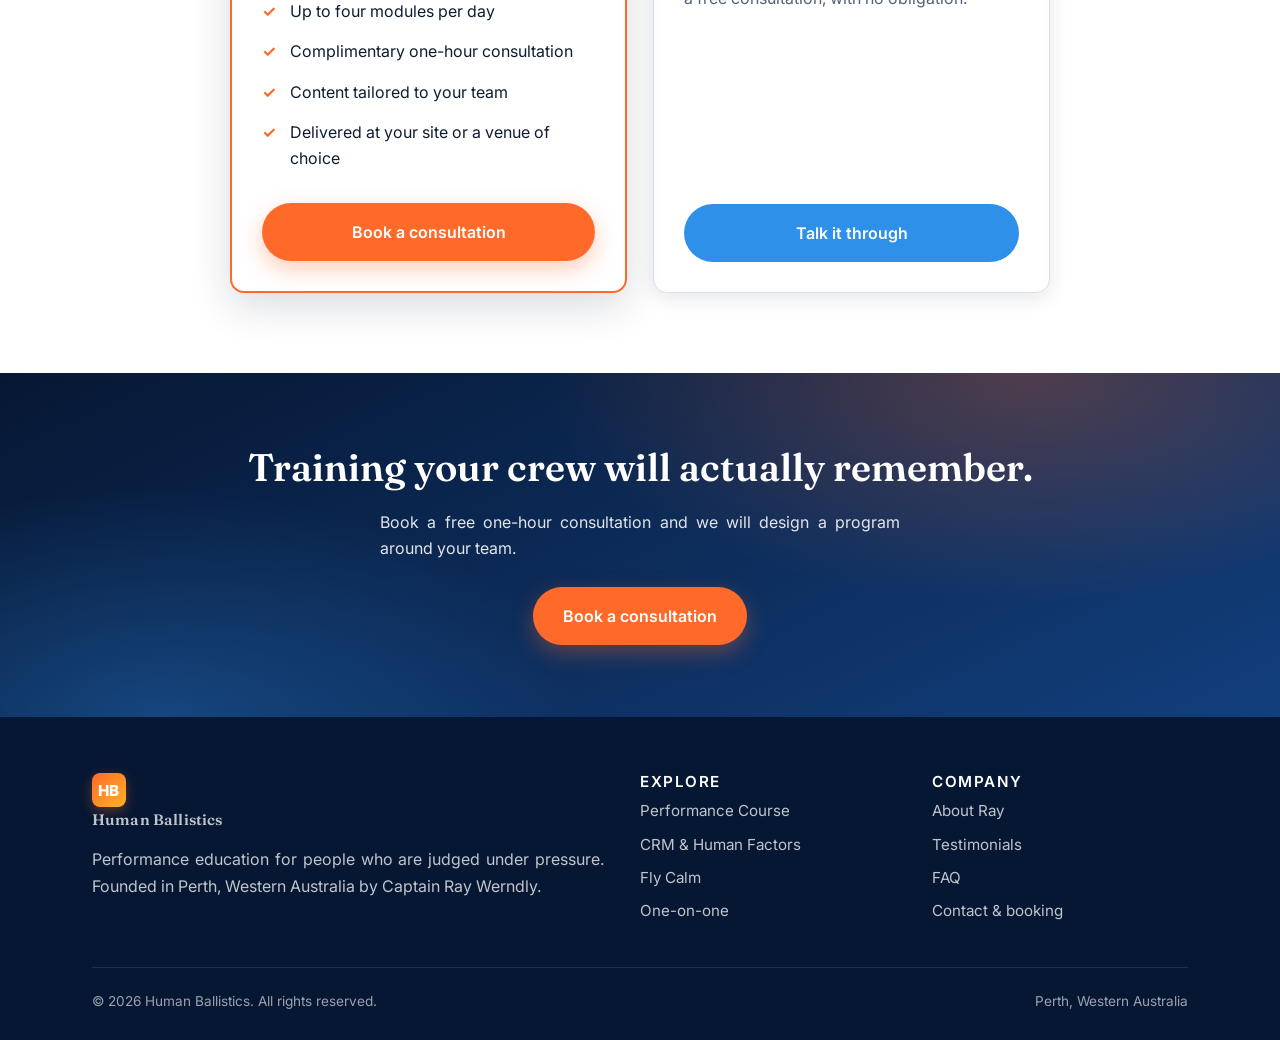
<file: crm-humanfactors.html>
<!DOCTYPE html>
<html lang="en-AU">
<head>
  <meta charset="UTF-8">
  <meta name="viewport" content="width=device-width, initial-scale=1.0">
  <title>CRM &amp; Human Factors Training | Human Ballistics</title>
  <meta name="description" content="Crew Resource Management and Human Factors training for airlines, police air wings, medical aviation and special operations. Nine modules, tailored to your team.">
  <link rel="preconnect" href="https://fonts.googleapis.com">
  <link rel="preconnect" href="https://fonts.gstatic.com" crossorigin>
  <link href="https://fonts.googleapis.com/css2?family=Fraunces:opsz,wght@9..144,400;9..144,600&family=Inter:wght@400;500;600;700&display=swap" rel="stylesheet">
  <link rel="stylesheet" href="css/styles.css">
</head>
<body>

  <header class="site-header">
    <div class="container nav">
      <a class="brand" href="index.html"><span class="mark">HB</span> Human Ballistics</a>
      <button class="nav-toggle" aria-label="Menu">&#9776;</button>
      <ul class="nav-links">
        <li><a href="performance-course.html">Performance Course</a></li>
        <li><a class="active" href="crm-humanfactors.html">CRM &amp; Human Factors</a></li>
        <li><a href="fly-calm.html">Fly Calm</a></li>
        <li><a href="one-on-one.html">1-on-1</a></li>
        <li><a href="about.html">About</a></li>
        <li class="nav-cta"><a class="btn btn-primary" href="contact.html">Enquire</a></li>
      </ul>
    </div>
  </header>

  <section class="hero hero--photo" style="background-image:url('assets/crm-hero.jpg')">
    <div class="container">
      <p class="eyebrow">Training for teams and organisations</p>
      <h1>CRM &amp; Human Factors</h1>
      <p class="lead">Crew Resource Management and Human Factors training that a room actually engages with. Built from a real operational career, delivered with the stories and science that make the lessons stick.</p>
      <div class="hero-cta">
        <a class="btn btn-primary" href="contact.html">Book a consultation</a>
        <a class="btn btn-ghost" href="#modules">See the modules</a>
      </div>
    </div>
  </section>

  <section class="section">
    <div class="container split">
      <div>
        <img class="media-round" src="assets/crm-crew.jpg" alt="Two pilots working side by side in the cockpit, headsets on, coordinating as a crew.">
      </div>
      <div>
        <p class="eyebrow">Built for real crews</p>
        <h2>A room that works like a flight deck.</h2>
        <p>Good crews are not born, they are trained. These sessions turn a group of capable individuals into a team that communicates, delegates and holds the big picture together when it matters most.</p>
        <a class="btn btn-dark" href="contact.html">Book a consultation</a>
      </div>
    </div>
  </section>

  <section class="section alt">
    <div class="container">
      <div class="section-head center">
        <p class="eyebrow">Who it is for</p>
        <h2>For teams where human performance is safety critical.</h2>
      </div>
      <div class="grid grid-3">
        <div class="card"><div class="icon">&#9992;</div><h3>Commercial airlines</h3><p>Recurrent and initial CRM that crews remember and use on the line.</p></div>
        <div class="card"><div class="icon">&#128110;</div><h3>Police air wings</h3><p>Proven with Western Australia Police. "Exactly what we needed."</p></div>
        <div class="card"><div class="icon">&#128657;</div><h3>Medical aviation</h3><p>Human factors for the high-tempo world of aeromedical and retrieval.</p></div>
        <div class="card"><div class="icon">&#128373;</div><h3>Surveillance operations</h3><p>Sustained-attention roles where fatigue and complacency are real risks.</p></div>
        <div class="card"><div class="icon">&#9878;</div><h3>Charter &amp; special ops</h3><p>Tailored programs for smaller crews and specialised missions.</p></div>
        <div class="card"><div class="icon">&#127970;</div><h3>Leadership teams</h3><p>The same principles applied to authentic leadership and decision making.</p></div>
      </div>
    </div>
  </section>

  <section class="section" id="modules">
    <div class="container">
      <div class="section-head center">
        <p class="eyebrow">The curriculum</p>
        <h2>Nine modules. You choose the mix.</h2>
        <p class="lead">Select up to four modules per full day, tailored to your team in a complimentary one-hour consultation.</p>
      </div>
      <div class="grid grid-3">
        <div class="card"><h3>1. Human Behaviour</h3><p>Studies on motivation and culture, and how they shape the way a crew works together.</p></div>
        <div class="card"><h3>2. Human Limitations</h3><p>The effects of fatigue, stress and illusion on real-world performance.</p></div>
        <div class="card"><h3>3. Leadership &amp; Followership</h3><p>Command principles, delegation and when to lead versus when to follow.</p></div>
        <div class="card"><h3>4. Decision Making</h3><p>Conscious and unconscious decision processes, and how to improve both.</p></div>
        <div class="card"><h3>5. Critique</h3><p>Delivering and receiving feedback in a way that lands and holds.</p></div>
        <div class="card"><h3>6. Teamwork &amp; Team Building</h3><p>Flow, bonding and the habits that turn a group into a crew.</p></div>
        <div class="card"><h3>7. Mission Planning &amp; Execution</h3><p>Military-grade planning approaches adapted to your operation.</p></div>
        <div class="card"><h3>8. Situational Awareness</h3><p>Detecting when you have lost the big picture, and regaining it fast.</p></div>
        <div class="card"><h3>9. Threat &amp; Error Management</h3><p>Safety management systems and practical risk tools for the front line.</p></div>
      </div>
    </div>
  </section>

  <section class="section alt">
    <div class="container">
      <div class="grid grid-2" style="max-width:820px;margin:0 auto">
        <div class="card price-card featured">
          <span class="badge-pop">In-house</span>
          <h3>Full-day program</h3>
          <div class="price">A$2,000 <small>per day</small></div>
          <ul>
            <li>Up to four modules per day</li>
            <li>Complimentary one-hour consultation</li>
            <li>Content tailored to your team</li>
            <li>Delivered at your site or a venue of choice</li>
          </ul>
          <a class="btn btn-primary" href="contact.html">Book a consultation</a>
        </div>
        <div class="card price-card">
          <h3>Not sure where to start?</h3>
          <p style="color:var(--muted)">Tell us your operation, your crew size and the outcomes you are chasing. Ray will recommend a module mix and a schedule in a free consultation, with no obligation.</p>
          <a class="btn btn-dark" href="contact.html" style="margin-top:auto">Talk it through</a>
        </div>
      </div>
    </div>
  </section>

  <section class="cta-band">
    <div class="container">
      <h2>Training your crew will actually remember.</h2>
      <p>Book a free one-hour consultation and we will design a program around your team.</p>
      <a class="btn btn-primary" href="contact.html">Book a consultation</a>
    </div>
  </section>

  <footer class="site-footer">
    <div class="container">
      <div class="footer-grid">
        <div>
          <a class="brand" href="index.html" style="margin-bottom:14px"><span class="mark">HB</span> Human Ballistics</a>
          <p>Performance education for people who are judged under pressure. Founded in Perth, Western Australia by Captain Ray Werndly.</p>
        </div>
        <div>
          <h4>Explore</h4>
          <a href="performance-course.html">Performance Course</a>
          <a href="crm-humanfactors.html">CRM &amp; Human Factors</a>
          <a href="fly-calm.html">Fly Calm</a>
          <a href="one-on-one.html">One-on-one</a>
        </div>
        <div>
          <h4>Company</h4>
          <a href="about.html">About Ray</a>
          <a href="testimonials.html">Testimonials</a>
          <a href="faq.html">FAQ</a>
          <a href="contact.html">Contact &amp; booking</a>
        </div>
      </div>
      <!-- REBRAND NOTE: when the business is renamed, replace "Human Ballistics" and the "HB" monogram everywhere, and turn the line below into: Formerly Human Ballistics (humanballistics.com). -->
      <div class="footer-bottom">
        <span>&copy; <span class="year">2026</span> Human Ballistics. All rights reserved.</span>
        <span>Perth, Western Australia</span>
      </div>
    </div>
  </footer>

  <script src="js/main.js"></script>
</body>
</html>
</file>
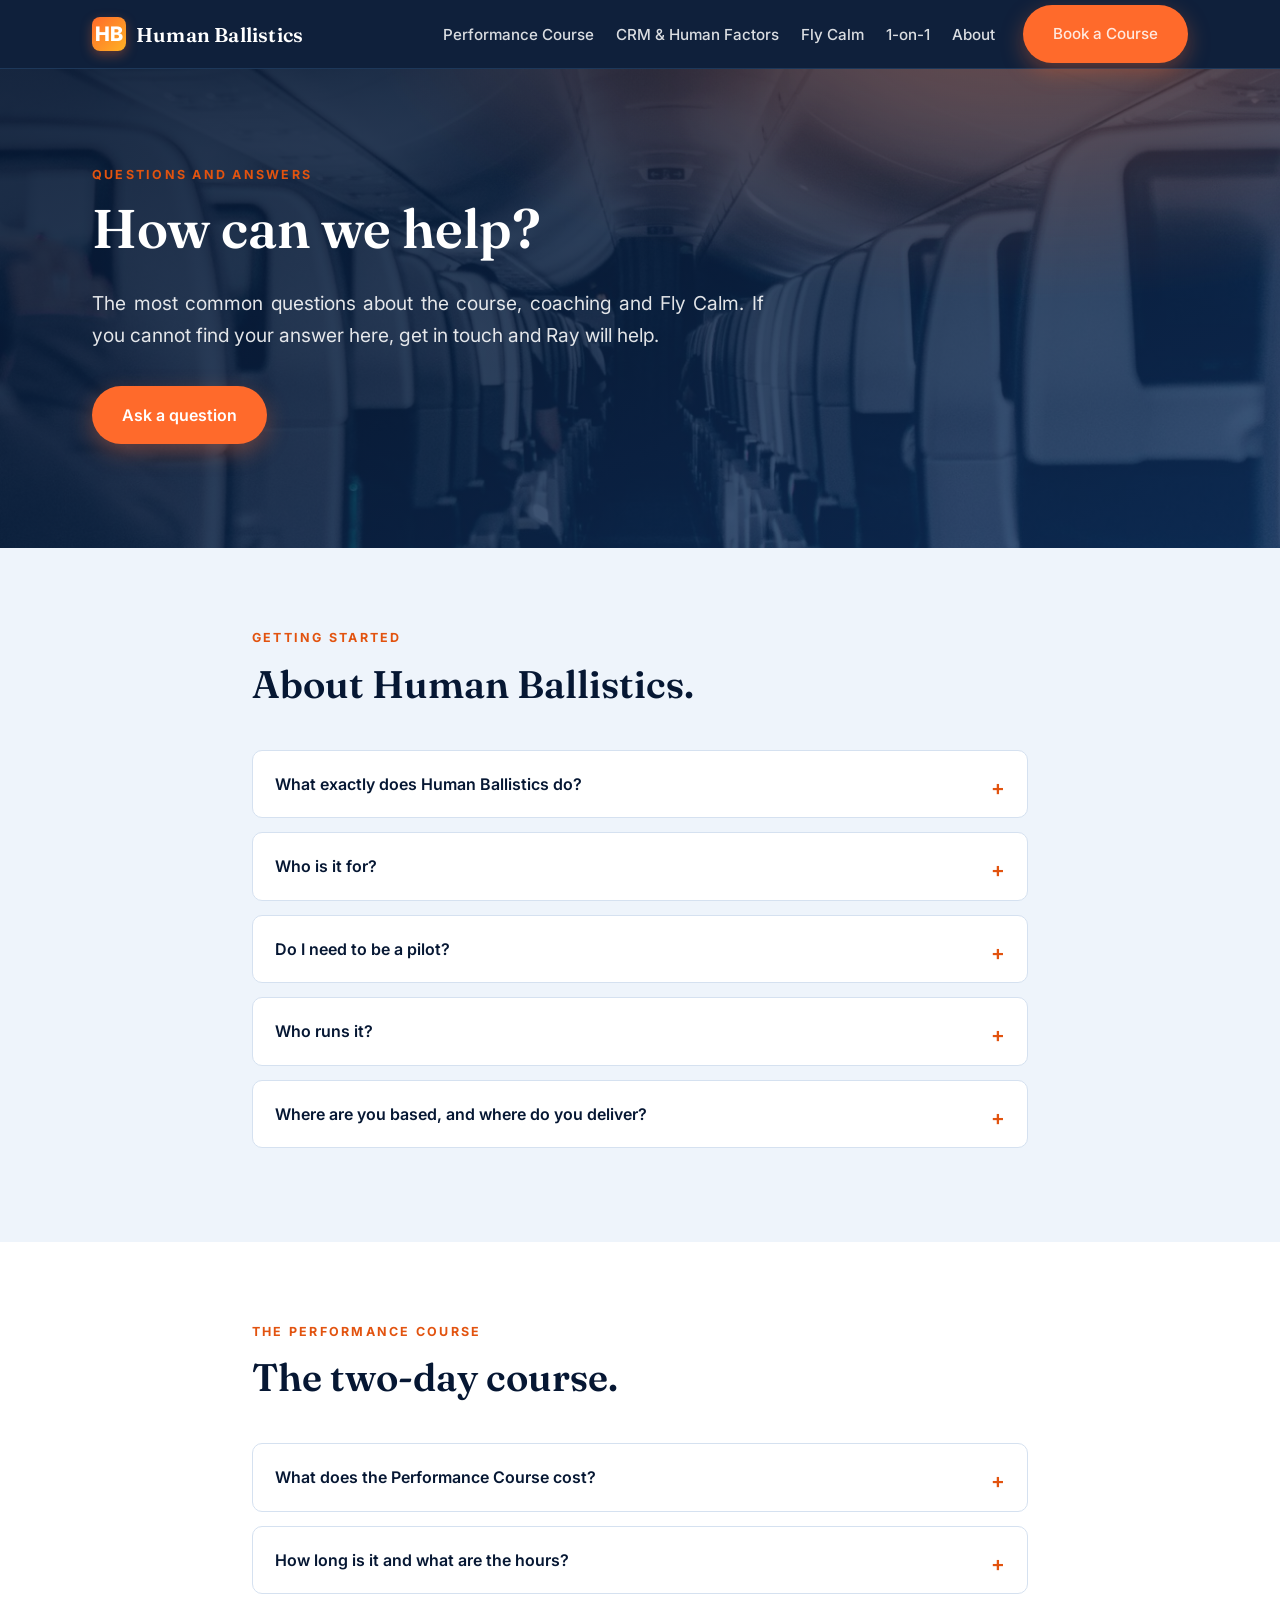
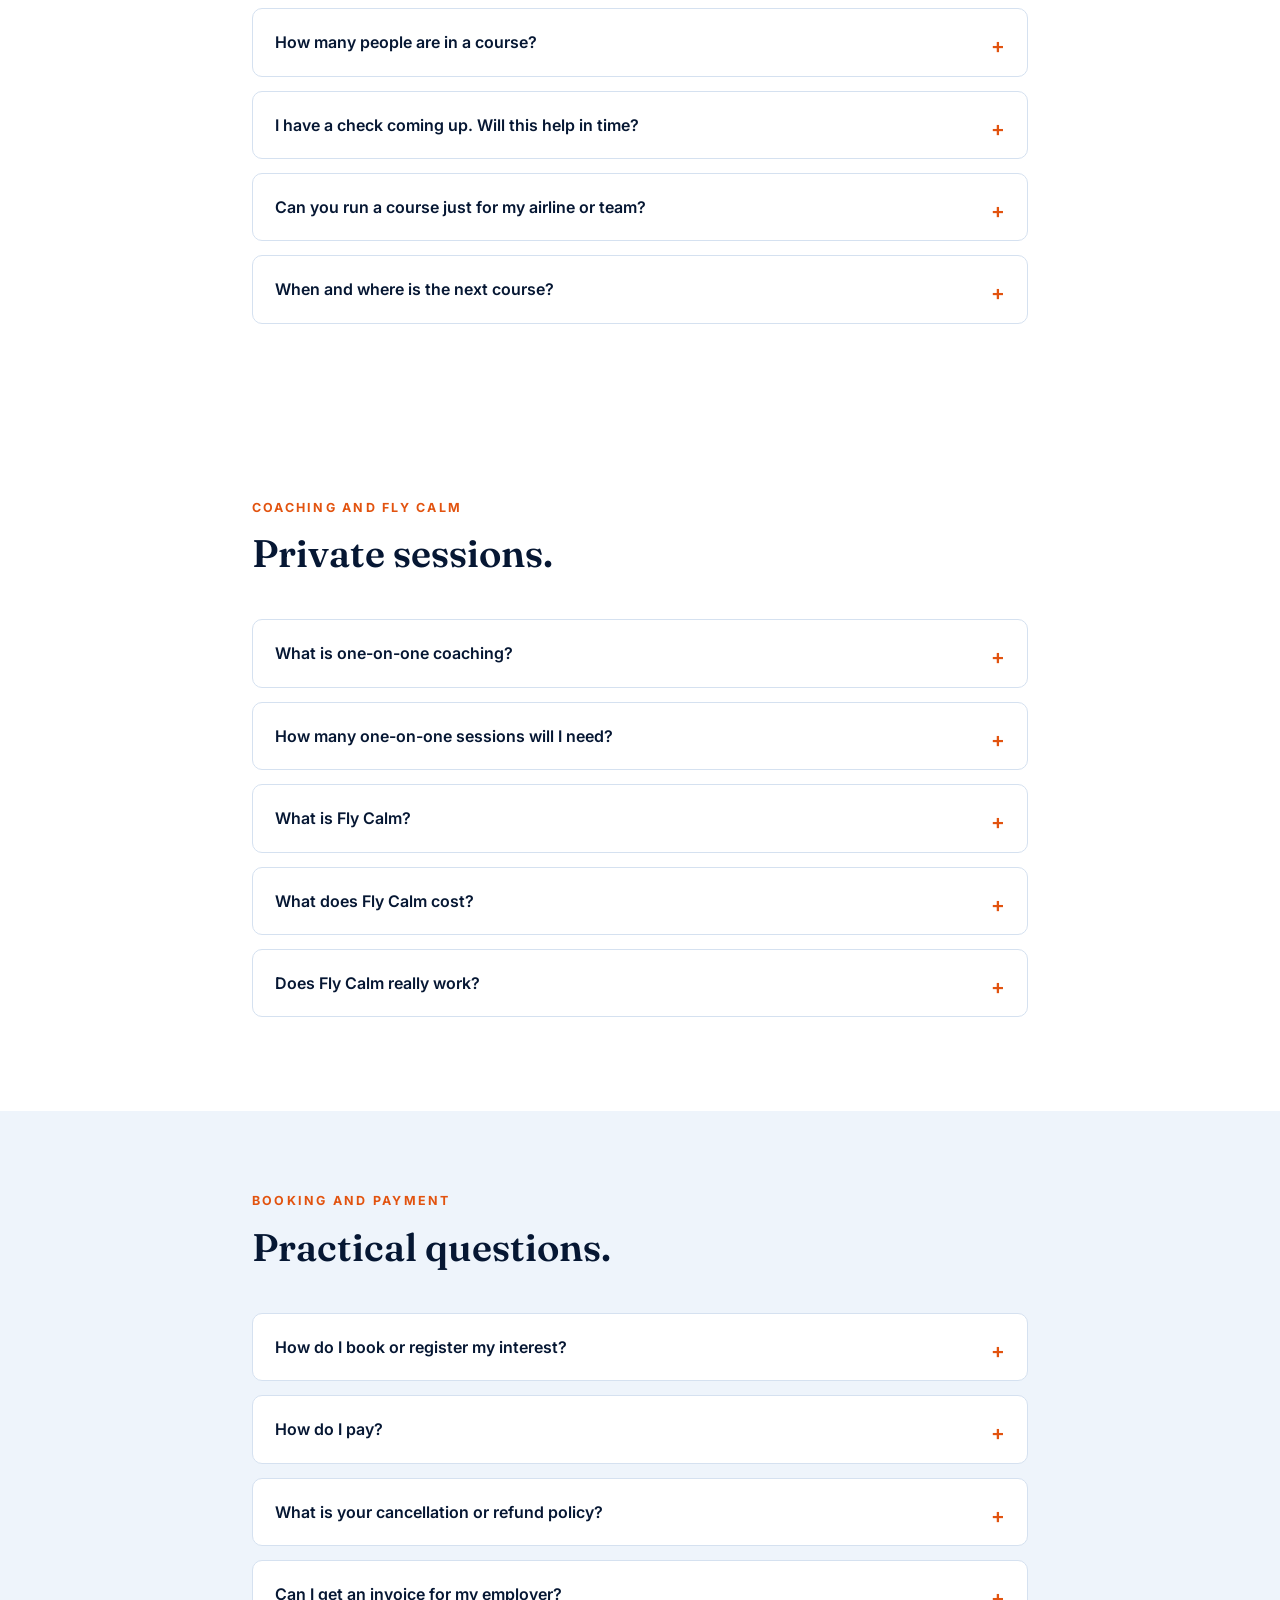
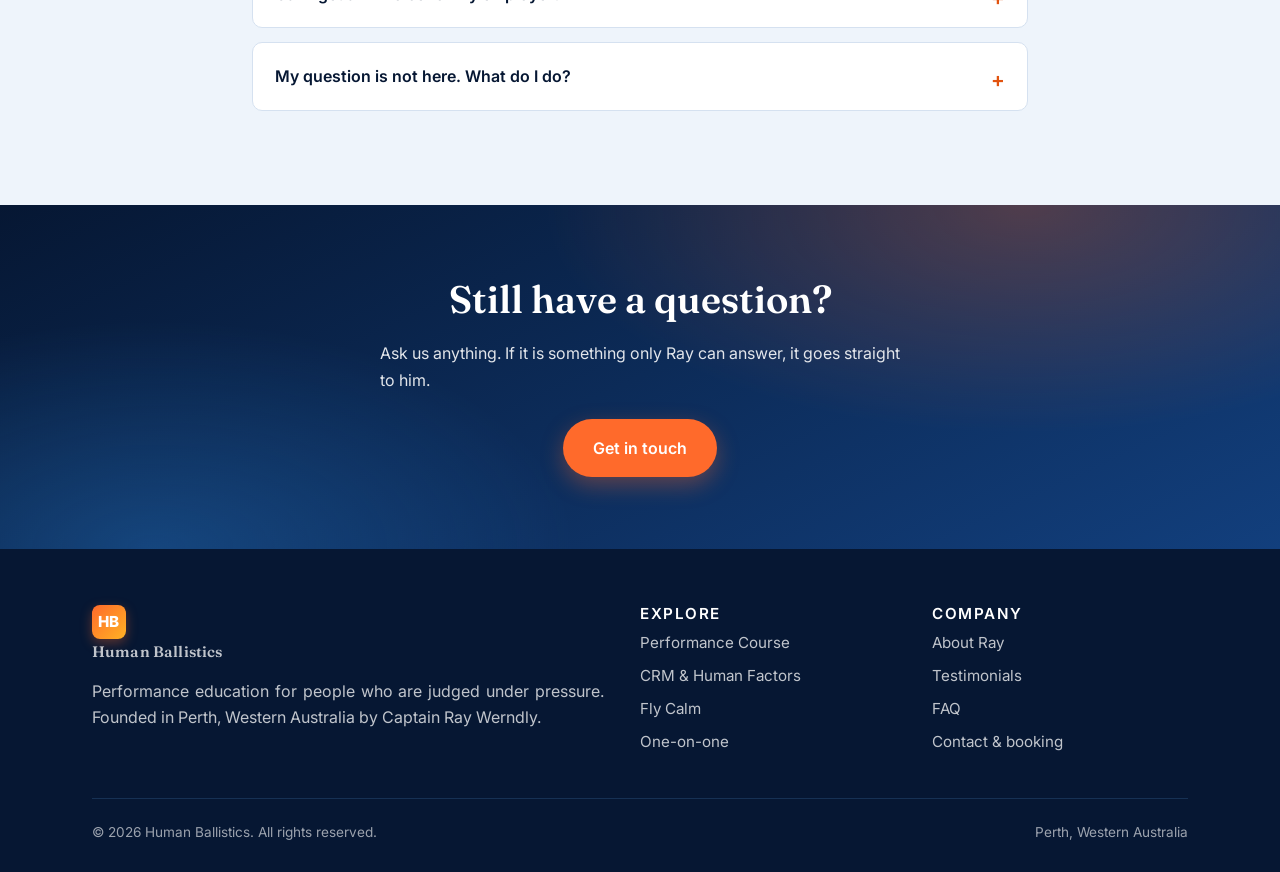
<file: faq.html>
<!DOCTYPE html>
<html lang="en-AU">
<head>
  <meta charset="UTF-8">
  <meta name="viewport" content="width=device-width, initial-scale=1.0">
  <title>FAQ &amp; Knowledge Base | Human Ballistics</title>
  <meta name="description" content="Answers to common questions about Human Ballistics: the Performance Course, one-on-one coaching, Fly Calm, CRM training, pricing, booking and more.">
  <link rel="preconnect" href="https://fonts.googleapis.com">
  <link rel="preconnect" href="https://fonts.gstatic.com" crossorigin>
  <link href="https://fonts.googleapis.com/css2?family=Fraunces:opsz,wght@9..144,400;9..144,600&family=Inter:wght@400;500;600;700&display=swap" rel="stylesheet">
  <link rel="stylesheet" href="css/styles.css">
</head>
<body>

  <header class="site-header">
    <div class="container nav">
      <a class="brand" href="index.html"><span class="mark">HB</span> Human Ballistics</a>
      <button class="nav-toggle" aria-label="Menu">&#9776;</button>
      <ul class="nav-links">
        <li><a href="performance-course.html">Performance Course</a></li>
        <li><a href="crm-humanfactors.html">CRM &amp; Human Factors</a></li>
        <li><a href="fly-calm.html">Fly Calm</a></li>
        <li><a href="one-on-one.html">1-on-1</a></li>
        <li><a href="about.html">About</a></li>
        <li class="nav-cta"><a class="btn btn-primary" href="contact.html">Book a Course</a></li>
      </ul>
    </div>
  </header>

  <section class="hero hero--photo" style="background-image:url('assets/faq-hero.jpg')">
    <div class="container">
      <p class="eyebrow">Questions and answers</p>
      <h1>How can we help?</h1>
      <p class="lead">The most common questions about the course, coaching and Fly Calm. If you cannot find your answer here, get in touch and Ray will help.</p>
      <div class="hero-cta">
        <a class="btn btn-primary" href="contact.html">Ask a question</a>
      </div>
    </div>
  </section>

  <!-- GENERAL -->
  <section class="section">
    <div class="container" style="max-width:820px">
      <div class="section-head"><p class="eyebrow">Getting started</p><h2>About Human Ballistics.</h2></div>
      <div class="faq">
        <details><summary>What exactly does Human Ballistics do?</summary><p>We help competent professionals perform at their best under pressure. The method comes from aviation and the science of stress, and it targets "checkitis" (underperforming during a check or exam), the startle reflex, and the loss of situational awareness that pressure causes.</p></details>
        <details><summary>Who is it for?</summary><p>It began with airline pilots and most participants are pilots, from cadets to command. The same tools work for doctors, surgeons, police, mining professionals, athletes and leaders. Anyone whose performance is judged under pressure.</p></details>
        <details><summary>Do I need to be a pilot?</summary><p>No. The principles apply to any high-stakes performance. The examples are drawn from many fields, and non-pilots are very welcome.</p></details>
        <details><summary>Who runs it?</summary><p>Captain Ray Werndly, who has spent more than 35 years in aviation, including 22 years as a flight instructor and examiner. He built the Performance Course in 2010, and it has helped over a thousand professional pilots.</p></details>
        <details><summary>Where are you based, and where do you deliver?</summary><p>We are based in Perth, Western Australia. Courses run across Australia and New Zealand, and coaching is available anywhere over Zoom.</p></details>
      </div>
    </div>
  </section>

  <!-- PERFORMANCE COURSE -->
  <section class="section alt">
    <div class="container" style="max-width:820px">
      <div class="section-head"><p class="eyebrow">The Performance Course</p><h2>The two-day course.</h2></div>
      <div class="faq">
        <details><summary>What does the Performance Course cost?</summary><p>A$900 per person in Australia and A$850 in New Zealand. This includes both full days and all course materials.</p></details>
        <details><summary>How long is it and what are the hours?</summary><p>Two full days, usually 0830 to 1730 each day.</p></details>
        <details><summary>How many people are in a course?</summary><p>A maximum of twelve. Small groups keep the room honest and the coaching personal.</p></details>
        <details><summary>I have a check coming up. Will this help in time?</summary><p>Yes. Many people attend specifically before a check, an exam or a return to line flying. If your date is very close, ask about one-on-one coaching as well.</p></details>
        <details><summary>Can you run a course just for my airline or team?</summary><p>Yes. In-house and team programs are available. See the CRM and Human Factors page or get in touch.</p></details>
        <details><summary>When and where is the next course?</summary><p>Dates and locations are listed on the Performance Course page. Register your interest early, seats are limited to twelve.</p></details>
      </div>
    </div>
  </section>


  <!-- ONE ON ONE + FLY CALM -->
  <section class="section alt">
    <div class="container" style="max-width:820px">
      <div class="section-head"><p class="eyebrow">Coaching and Fly Calm</p><h2>Private sessions.</h2></div>
      <div class="faq">
        <details><summary>What is one-on-one coaching?</summary><p>Private sessions built around your specific situation, such as an upcoming check, a command upgrade or a return to line flying. Delivered in person in Perth or over Zoom.</p></details>
        <details><summary>How many one-on-one sessions will I need?</summary><p>It depends on your situation. Tell us what you are preparing for and we will recommend the right number.</p></details>
        <details><summary>What is Fly Calm?</summary><p>A short, private program for nervous flyers. Three one-hour sessions covering how flying really works, the mental skills to stay calm, and practical methods to keep composure in the air.</p></details>
        <details><summary>What does Fly Calm cost?</summary><p>A$750 for the complete three-session program, in person in Perth or online over Zoom.</p></details>
        <details><summary>Does Fly Calm really work?</summary><p>We believe in it strongly. Fly Calm runs on a "no win, no fee" basis. If you would like to understand exactly how that works for your situation, get in touch and we will explain the details before you begin.</p></details>
      </div>
    </div>
  </section>

  <!-- BOOKING + GENERAL -->
  <section class="section">
    <div class="container" style="max-width:820px">
      <div class="section-head"><p class="eyebrow">Booking and payment</p><h2>Practical questions.</h2></div>
      <div class="faq">
        <details><summary>How do I book or register my interest?</summary><p>Use the contact form, tell us which offering you are interested in and any dates you have in mind, and Ray will be in touch.</p></details>
        <details><summary>How do I pay?</summary><p>Payment details are arranged when you book. If you have a specific question about payment, just ask.</p></details>
        <details><summary>What is your cancellation or refund policy?</summary><p>Please contact us about your specific booking and we will talk you through the options.</p></details>
        <details><summary>Can I get an invoice for my employer?</summary><p>Yes. Let us know your details when you book and we will arrange it.</p></details>
        <details><summary>My question is not here. What do I do?</summary><p>Send us a message through the contact page. Ray reads every message personally and will get back to you.</p></details>
      </div>
    </div>
  </section>

  <section class="cta-band">
    <div class="container">
      <h2>Still have a question?</h2>
      <p>Ask us anything. If it is something only Ray can answer, it goes straight to him.</p>
      <a class="btn btn-primary" href="contact.html">Get in touch</a>
    </div>
  </section>

  <footer class="site-footer">
    <div class="container">
      <div class="footer-grid">
        <div>
          <a class="brand" href="index.html" style="margin-bottom:14px"><span class="mark">HB</span> Human Ballistics</a>
          <p>Performance education for people who are judged under pressure. Founded in Perth, Western Australia by Captain Ray Werndly.</p>
        </div>
        <div>
          <h4>Explore</h4>
          <a href="performance-course.html">Performance Course</a>
          <a href="crm-humanfactors.html">CRM &amp; Human Factors</a>
          <a href="fly-calm.html">Fly Calm</a>
          <a href="one-on-one.html">One-on-one</a>
        </div>
        <div>
          <h4>Company</h4>
          <a href="about.html">About Ray</a>
          <a href="testimonials.html">Testimonials</a>
          <a href="faq.html">FAQ</a>
          <a href="contact.html">Contact &amp; booking</a>
        </div>
      </div>
      <!-- REBRAND NOTE: when the business is renamed, replace "Human Ballistics" and the "HB" monogram everywhere, and turn the line below into: Formerly Human Ballistics (humanballistics.com). -->
      <div class="footer-bottom">
        <span>&copy; <span class="year">2026</span> Human Ballistics. All rights reserved.</span>
        <span>Perth, Western Australia</span>
      </div>
    </div>
  </footer>

  <script src="js/main.js"></script>
</body>
</html>
</file>
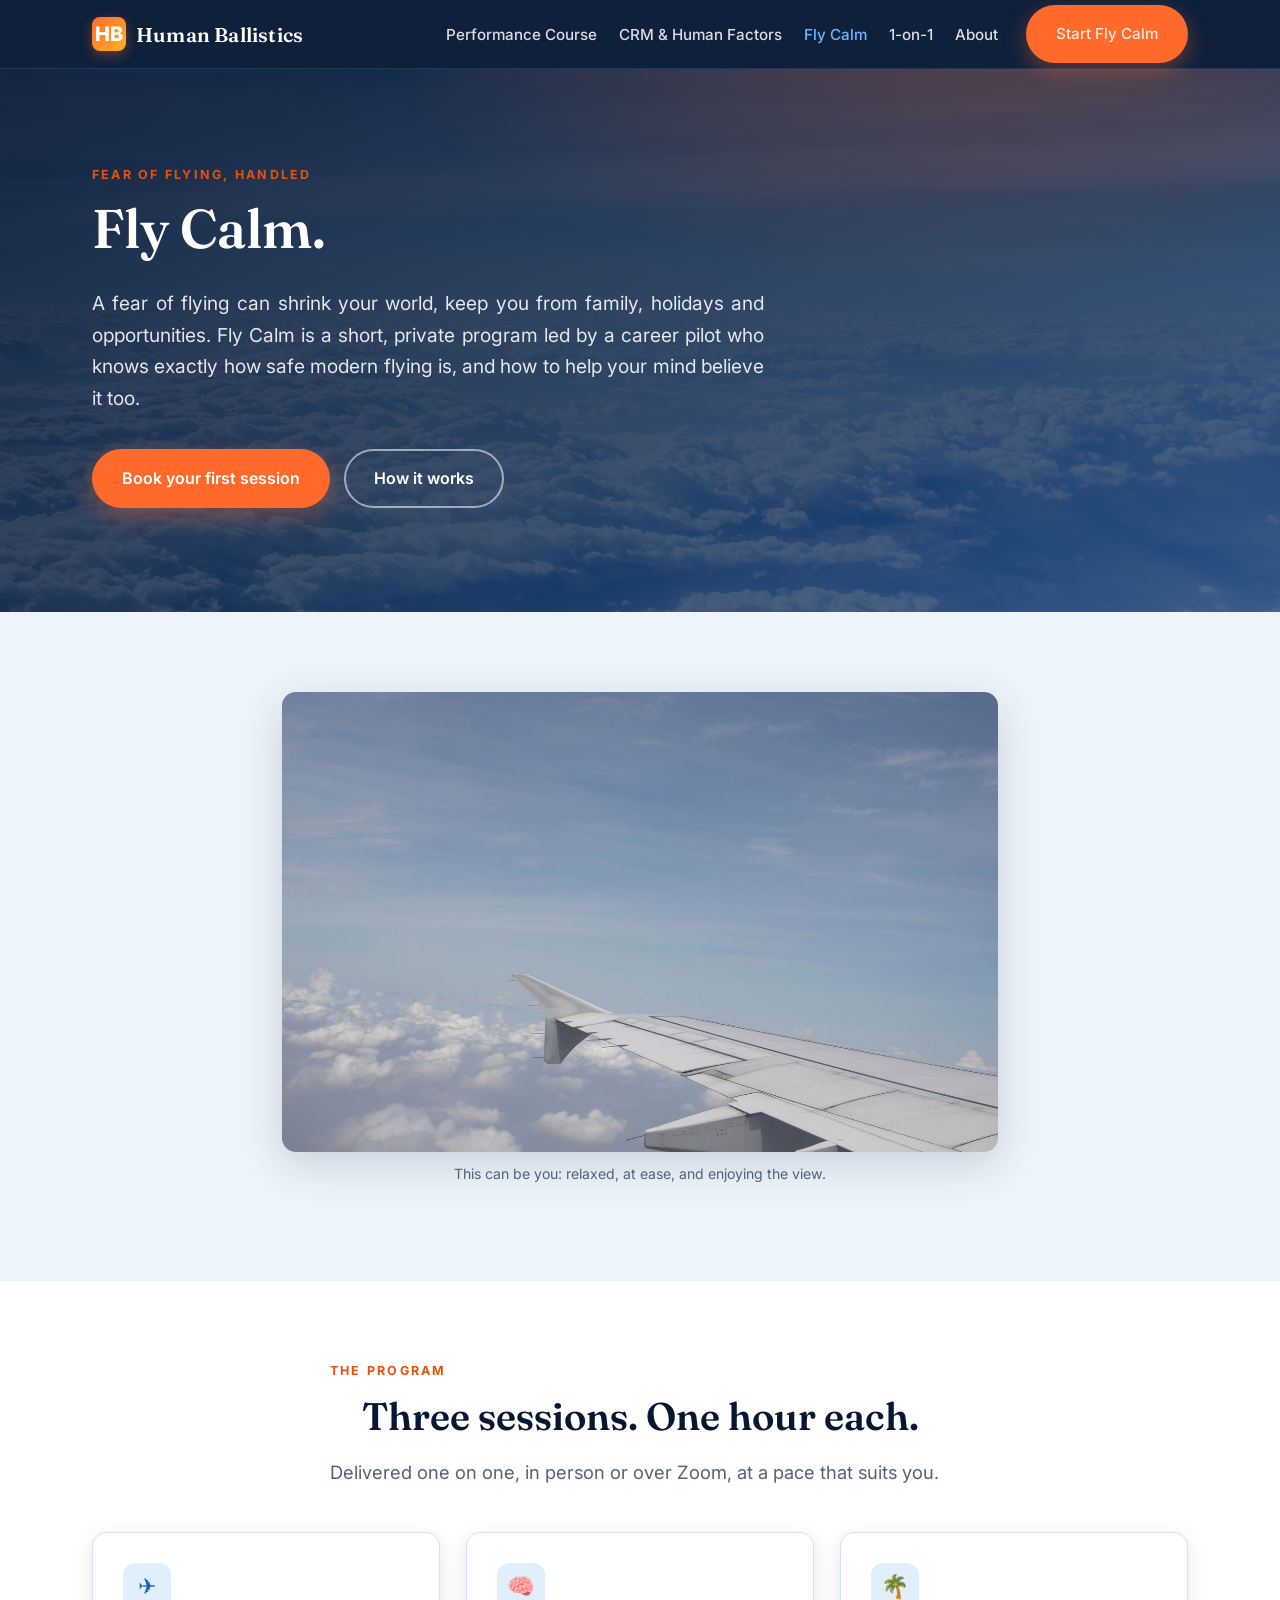
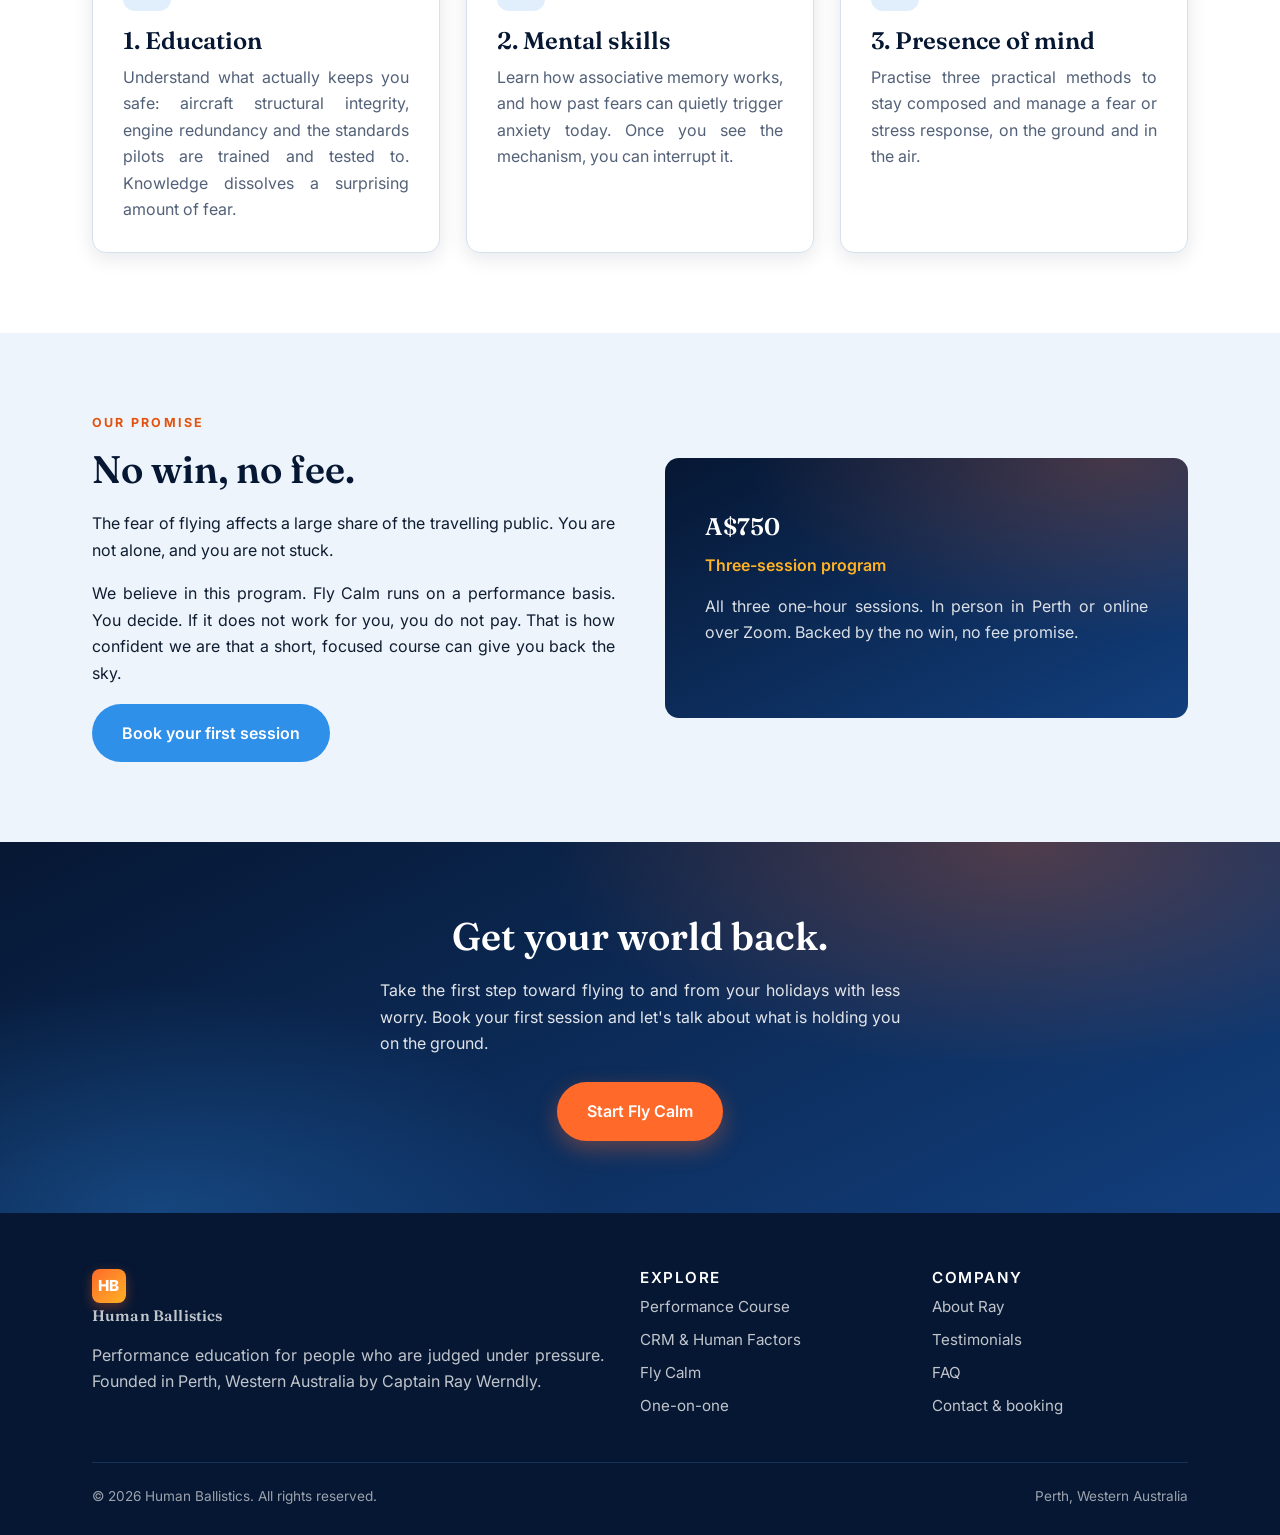
<file: fly-calm.html>
<!DOCTYPE html>
<html lang="en-AU">
<head>
  <meta charset="UTF-8">
  <meta name="viewport" content="width=device-width, initial-scale=1.0">
  <title>Fly Calm | Overcome the Fear of Flying | Human Ballistics</title>
  <meta name="description" content="Fly Calm is a focused fear-of-flying program: three private sessions covering how flying really works, the mental skills to stay calm, and presence of mind in the air. No win, no fee.">
  <link rel="preconnect" href="https://fonts.googleapis.com">
  <link rel="preconnect" href="https://fonts.gstatic.com" crossorigin>
  <link href="https://fonts.googleapis.com/css2?family=Fraunces:opsz,wght@9..144,400;9..144,600&family=Inter:wght@400;500;600;700&display=swap" rel="stylesheet">
  <link rel="stylesheet" href="css/styles.css">
</head>
<body>

  <header class="site-header">
    <div class="container nav">
      <a class="brand" href="index.html"><span class="mark">HB</span> Human Ballistics</a>
      <button class="nav-toggle" aria-label="Menu">&#9776;</button>
      <ul class="nav-links">
        <li><a href="performance-course.html">Performance Course</a></li>
        <li><a href="crm-humanfactors.html">CRM &amp; Human Factors</a></li>
        <li><a class="active" href="fly-calm.html">Fly Calm</a></li>
        <li><a href="one-on-one.html">1-on-1</a></li>
        <li><a href="about.html">About</a></li>
        <li class="nav-cta"><a class="btn btn-primary" href="contact.html">Start Fly Calm</a></li>
      </ul>
    </div>
  </header>

  <section class="hero hero--photo" style="background-image:url('assets/flycalm-sky-hero.jpg')">
    <div class="container">
      <p class="eyebrow">Fear of flying, handled</p>
      <h1>Fly Calm.</h1>
      <p class="lead">A fear of flying can shrink your world, keep you from family, holidays and opportunities. Fly Calm is a short, private program led by a career pilot who knows exactly how safe modern flying is, and how to help your mind believe it too.</p>
      <div class="hero-cta">
        <a class="btn btn-primary" href="contact.html">Book your first session</a>
        <a class="btn btn-ghost" href="#how">How it works</a>
      </div>
    </div>
  </section>

  <section class="section">
    <div class="container" style="max-width:760px">
      <img class="figure-img" src="assets/fly-calm-window.jpg" alt="A calm view through an aircraft window, the wing resting over soft white clouds and blue sky.">
      <p class="figure-cap">This can be you: relaxed, at ease, and enjoying the view.</p>
    </div>
  </section>

  <section class="section alt" id="how">
    <div class="container">
      <div class="section-head center">
        <p class="eyebrow">The program</p>
        <h2>Three sessions. One hour each.</h2>
        <p class="lead">Delivered one on one, in person or over Zoom, at a pace that suits you.</p>
      </div>
      <div class="grid grid-3">
        <div class="card">
          <div class="icon">&#9992;</div>
          <h3>1. Education</h3>
          <p>Understand what actually keeps you safe: aircraft structural integrity, engine redundancy and the standards pilots are trained and tested to. Knowledge dissolves a surprising amount of fear.</p>
        </div>
        <div class="card">
          <div class="icon">&#129504;</div>
          <h3>2. Mental skills</h3>
          <p>Learn how associative memory works, and how past fears can quietly trigger anxiety today. Once you see the mechanism, you can interrupt it.</p>
        </div>
        <div class="card">
          <div class="icon">&#127796;</div>
          <h3>3. Presence of mind</h3>
          <p>Practise three practical methods to stay composed and manage a fear or stress response, on the ground and in the air.</p>
        </div>
      </div>
    </div>
  </section>

  <section class="section">
    <div class="container split">
      <div>
        <p class="eyebrow">Our promise</p>
        <h2>No win, no fee.</h2>
        <p>The fear of flying affects a large share of the travelling public. You are not alone, and you are not stuck.</p>
        <p>We believe in this program. Fly Calm runs on a performance basis. You decide. If it does not work for you, you do not pay. That is how confident we are that a short, focused course can give you back the sky.</p>
        <a class="btn btn-dark" href="contact.html">Book your first session</a>
      </div>
      <div class="panel">
        <h3>A$750</h3>
        <p style="color:var(--amber);font-weight:600;margin-bottom:14px">Three-session program</p>
        <p>All three one-hour sessions. In person in Perth or online over Zoom. Backed by the no win, no fee promise.</p>
      </div>
    </div>
  </section>

  <section class="cta-band">
    <div class="container">
      <h2>Get your world back.</h2>
      <p>Take the first step toward flying to and from your holidays with less worry. Book your first session and let's talk about what is holding you on the ground.</p>
      <a class="btn btn-primary" href="contact.html">Start Fly Calm</a>
    </div>
  </section>

  <footer class="site-footer">
    <div class="container">
      <div class="footer-grid">
        <div>
          <a class="brand" href="index.html" style="margin-bottom:14px"><span class="mark">HB</span> Human Ballistics</a>
          <p>Performance education for people who are judged under pressure. Founded in Perth, Western Australia by Captain Ray Werndly.</p>
        </div>
        <div>
          <h4>Explore</h4>
          <a href="performance-course.html">Performance Course</a>
          <a href="crm-humanfactors.html">CRM &amp; Human Factors</a>
          <a href="fly-calm.html">Fly Calm</a>
          <a href="one-on-one.html">One-on-one</a>
        </div>
        <div>
          <h4>Company</h4>
          <a href="about.html">About Ray</a>
          <a href="testimonials.html">Testimonials</a>
          <a href="faq.html">FAQ</a>
          <a href="contact.html">Contact &amp; booking</a>
        </div>
      </div>
      <!-- REBRAND NOTE: when the business is renamed, replace "Human Ballistics" and the "HB" monogram everywhere, and turn the line below into: Formerly Human Ballistics (humanballistics.com). -->
      <div class="footer-bottom">
        <span>&copy; <span class="year">2026</span> Human Ballistics. All rights reserved.</span>
        <span>Perth, Western Australia</span>
      </div>
    </div>
  </footer>

  <script src="js/main.js"></script>
</body>
</html>
</file>
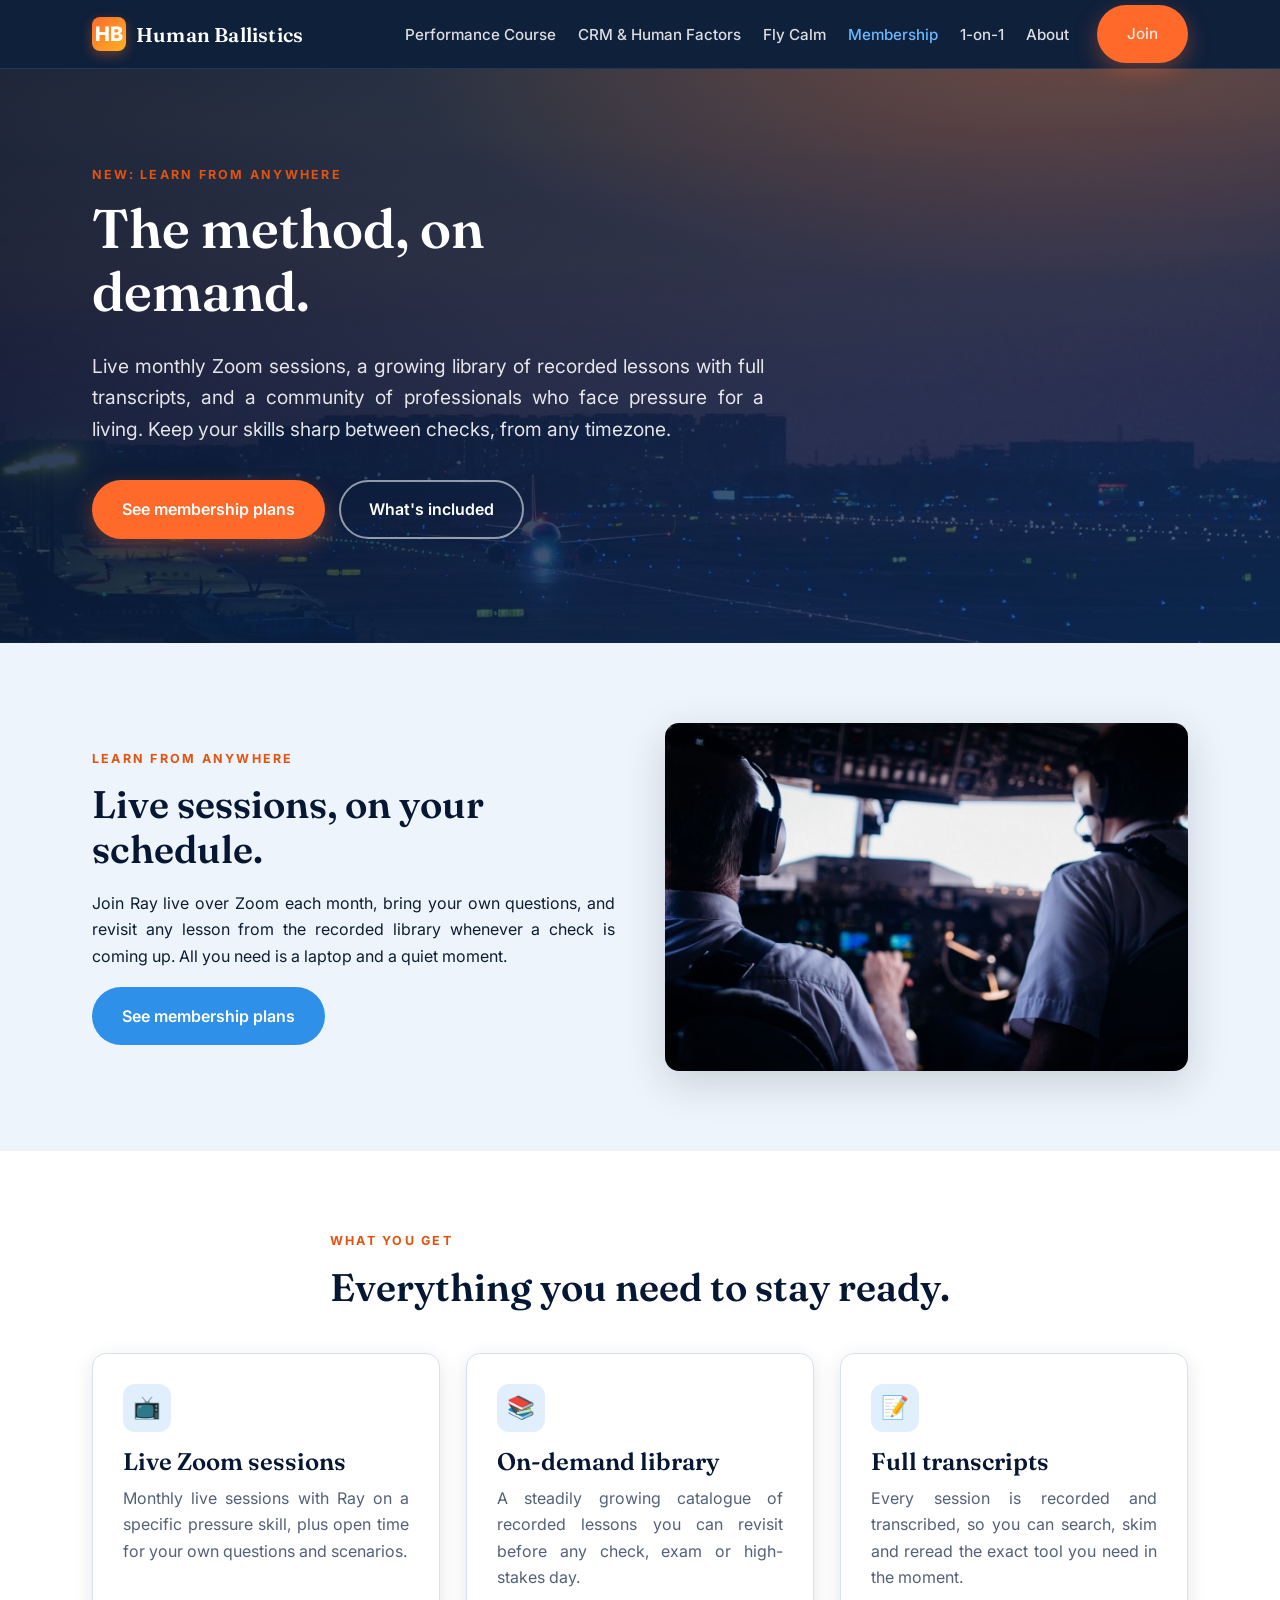
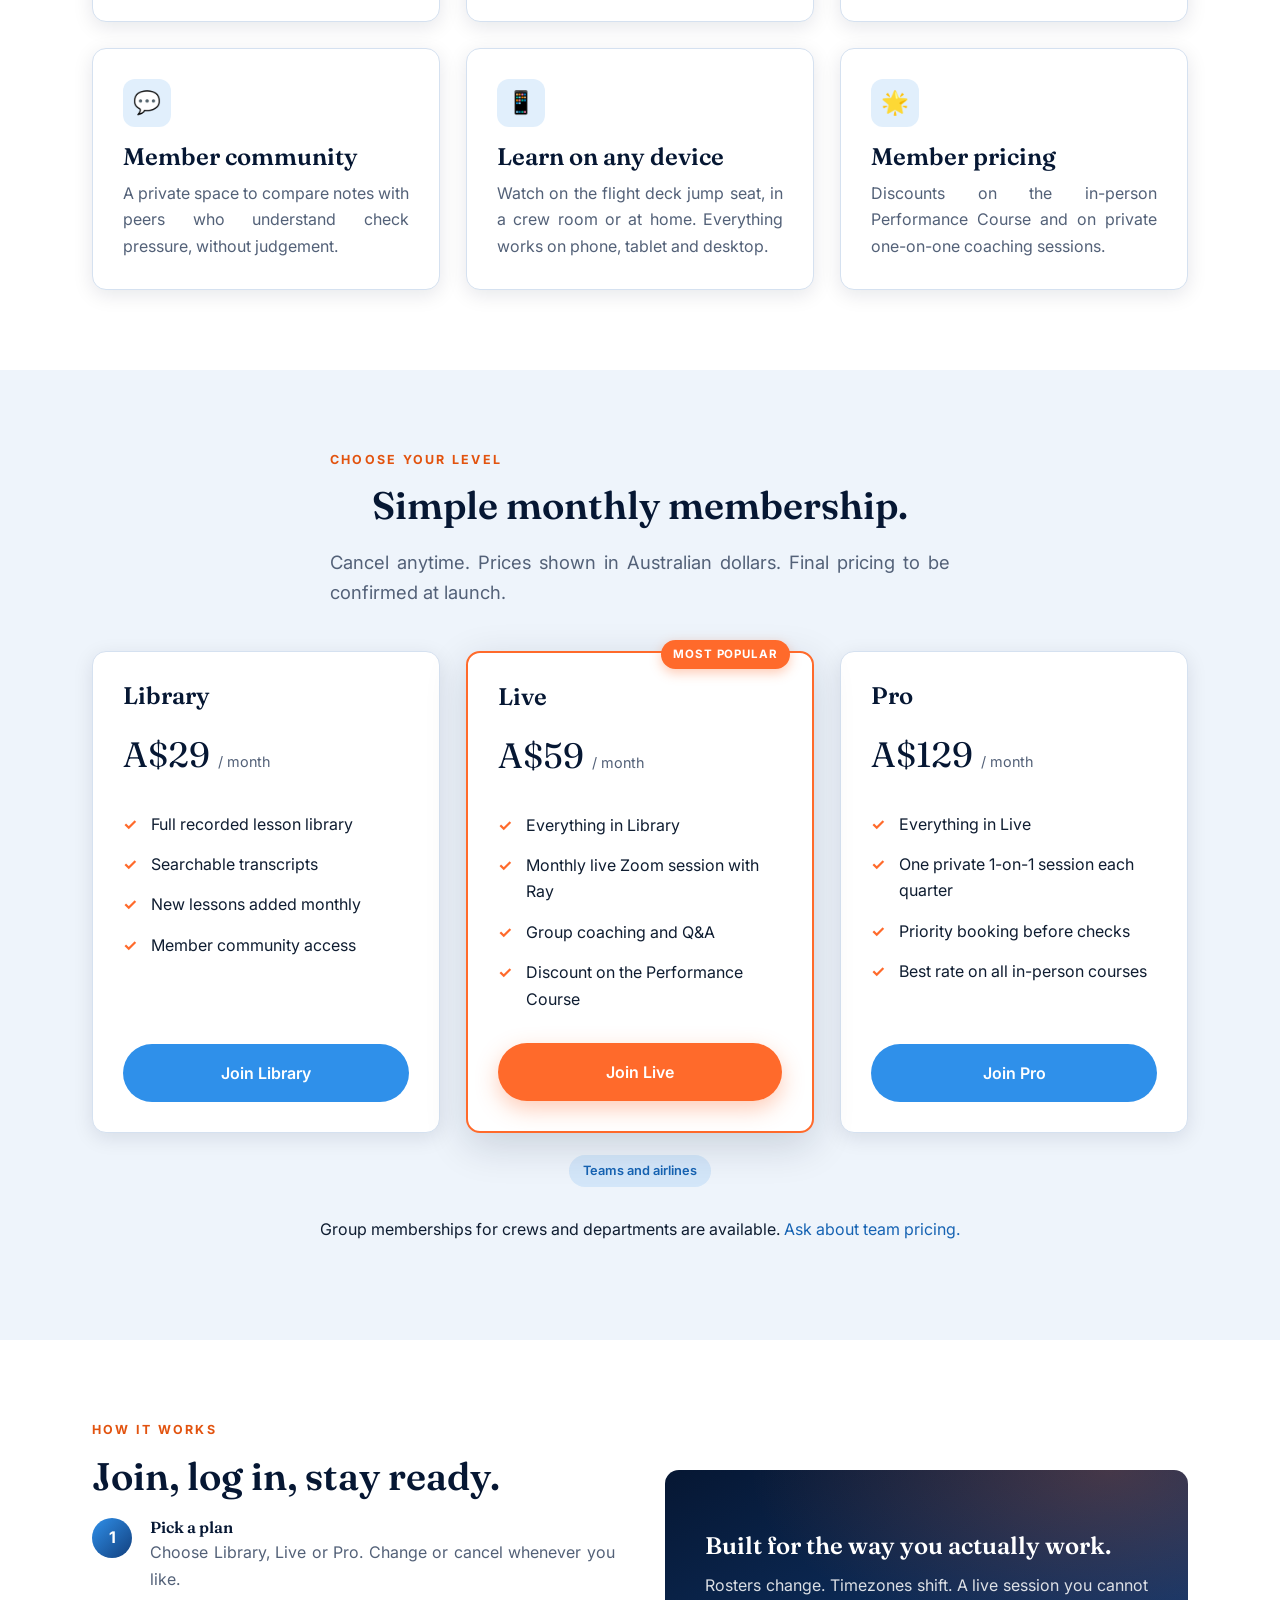
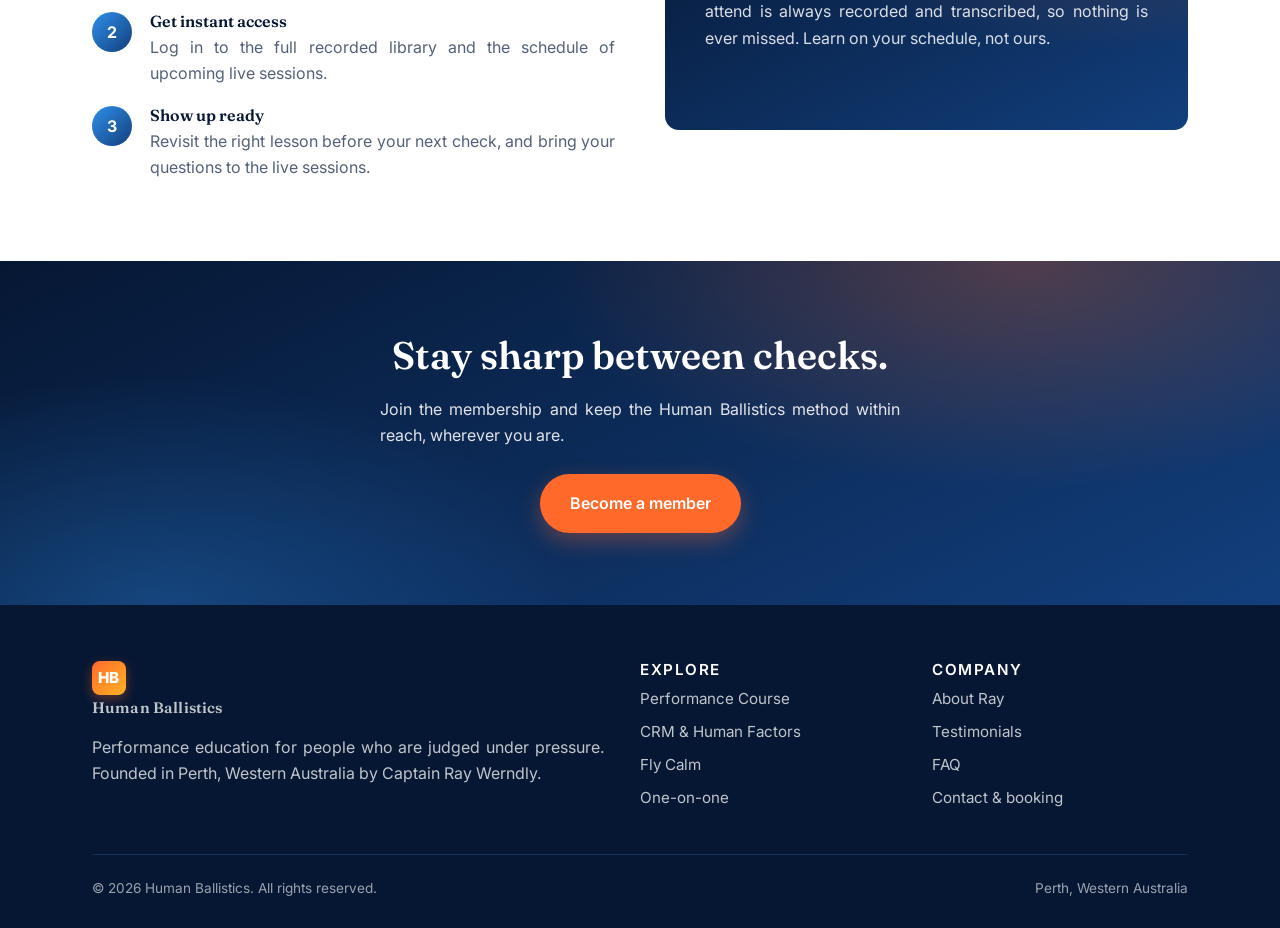
<file: membership.html>
<!DOCTYPE html>
<html lang="en-AU">
<head>
  <meta charset="UTF-8">
  <meta name="viewport" content="width=device-width, initial-scale=1.0">
  <title>Online Membership | Human Ballistics</title>
  <meta name="description" content="Live Zoom sessions, a growing library of recorded lessons with transcripts, and monthly group coaching. The Human Ballistics method, on demand, from anywhere.">
  <link rel="preconnect" href="https://fonts.googleapis.com">
  <link rel="preconnect" href="https://fonts.gstatic.com" crossorigin>
  <link href="https://fonts.googleapis.com/css2?family=Fraunces:opsz,wght@9..144,400;9..144,600&family=Inter:wght@400;500;600;700&display=swap" rel="stylesheet">
  <link rel="stylesheet" href="css/styles.css">
</head>
<body>

  <header class="site-header">
    <div class="container nav">
      <a class="brand" href="index.html"><span class="mark">HB</span> Human Ballistics</a>
      <button class="nav-toggle" aria-label="Menu">&#9776;</button>
      <ul class="nav-links">
        <li><a href="performance-course.html">Performance Course</a></li>
        <li><a href="crm-humanfactors.html">CRM &amp; Human Factors</a></li>
        <li><a href="fly-calm.html">Fly Calm</a></li>
        <li><a class="active" href="membership.html">Membership</a></li>
        <li><a href="one-on-one.html">1-on-1</a></li>
        <li><a href="about.html">About</a></li>
        <li class="nav-cta"><a class="btn btn-primary" href="contact.html">Join</a></li>
      </ul>
    </div>
  </header>

  <section class="hero hero--photo" style="background-image:url('assets/membership-hero.jpg')">
    <div class="container">
      <p class="eyebrow">New: learn from anywhere</p>
      <h1>The method, on demand.</h1>
      <p class="lead">Live monthly Zoom sessions, a growing library of recorded lessons with full transcripts, and a community of professionals who face pressure for a living. Keep your skills sharp between checks, from any timezone.</p>
      <div class="hero-cta">
        <a class="btn btn-primary" href="#plans">See membership plans</a>
        <a class="btn btn-ghost" href="#included">What's included</a>
      </div>
    </div>
  </section>

  <section class="section">
    <div class="container split">
      <div>
        <p class="eyebrow">Learn from anywhere</p>
        <h2>Live sessions, on your schedule.</h2>
        <p>Join Ray live over Zoom each month, bring your own questions, and revisit any lesson from the recorded library whenever a check is coming up. All you need is a laptop and a quiet moment.</p>
        <a class="btn btn-dark" href="#plans">See membership plans</a>
      </div>
      <div>
        <img class="media-round" src="assets/membership-crew.jpg" alt="Two professional airline pilots in uniform at work in the flight deck.">
      </div>
    </div>
  </section>

  <section class="section alt" id="included">
    <div class="container">
      <div class="section-head center">
        <p class="eyebrow">What you get</p>
        <h2>Everything you need to stay ready.</h2>
      </div>
      <div class="grid grid-3">
        <div class="card">
          <div class="icon">&#128250;</div>
          <h3>Live Zoom sessions</h3>
          <p>Monthly live sessions with Ray on a specific pressure skill, plus open time for your own questions and scenarios.</p>
        </div>
        <div class="card">
          <div class="icon">&#128218;</div>
          <h3>On-demand library</h3>
          <p>A steadily growing catalogue of recorded lessons you can revisit before any check, exam or high-stakes day.</p>
        </div>
        <div class="card">
          <div class="icon">&#128221;</div>
          <h3>Full transcripts</h3>
          <p>Every session is recorded and transcribed, so you can search, skim and reread the exact tool you need in the moment.</p>
        </div>
        <div class="card">
          <div class="icon">&#128172;</div>
          <h3>Member community</h3>
          <p>A private space to compare notes with peers who understand check pressure, without judgement.</p>
        </div>
        <div class="card">
          <div class="icon">&#128241;</div>
          <h3>Learn on any device</h3>
          <p>Watch on the flight deck jump seat, in a crew room or at home. Everything works on phone, tablet and desktop.</p>
        </div>
        <div class="card">
          <div class="icon">&#127775;</div>
          <h3>Member pricing</h3>
          <p>Discounts on the in-person Performance Course and on private one-on-one coaching sessions.</p>
        </div>
      </div>
    </div>
  </section>

  <section class="section" id="plans">
    <div class="container">
      <div class="section-head center">
        <p class="eyebrow">Choose your level</p>
        <h2>Simple monthly membership.</h2>
        <p class="lead">Cancel anytime. Prices shown in Australian dollars. Final pricing to be confirmed at launch.</p>
      </div>
      <div class="grid grid-3">
        <div class="card price-card">
          <h3>Library</h3>
          <div class="price">A$29 <small>/ month</small></div>
          <ul>
            <li>Full recorded lesson library</li>
            <li>Searchable transcripts</li>
            <li>New lessons added monthly</li>
            <li>Member community access</li>
          </ul>
          <a class="btn btn-dark" href="contact.html">Join Library</a>
        </div>
        <div class="card price-card featured">
          <span class="badge-pop">Most popular</span>
          <h3>Live</h3>
          <div class="price">A$59 <small>/ month</small></div>
          <ul>
            <li>Everything in Library</li>
            <li>Monthly live Zoom session with Ray</li>
            <li>Group coaching and Q&amp;A</li>
            <li>Discount on the Performance Course</li>
          </ul>
          <a class="btn btn-primary" href="contact.html">Join Live</a>
        </div>
        <div class="card price-card">
          <h3>Pro</h3>
          <div class="price">A$129 <small>/ month</small></div>
          <ul>
            <li>Everything in Live</li>
            <li>One private 1-on-1 session each quarter</li>
            <li>Priority booking before checks</li>
            <li>Best rate on all in-person courses</li>
          </ul>
          <a class="btn btn-dark" href="contact.html">Join Pro</a>
        </div>
      </div>
      <p class="center" style="margin-top:22px"><span class="pill">Teams and airlines</span></p>
      <p class="center">Group memberships for crews and departments are available. <a href="contact.html">Ask about team pricing.</a></p>
    </div>
  </section>

  <section class="section alt">
    <div class="container split">
      <div>
        <p class="eyebrow">How it works</p>
        <h2>Join, log in, stay ready.</h2>
        <div class="steps" style="margin-top:20px">
          <div class="step"><span class="num"></span><div><h4>Pick a plan</h4><p>Choose Library, Live or Pro. Change or cancel whenever you like.</p></div></div>
          <div class="step"><span class="num"></span><div><h4>Get instant access</h4><p>Log in to the full recorded library and the schedule of upcoming live sessions.</p></div></div>
          <div class="step"><span class="num"></span><div><h4>Show up ready</h4><p>Revisit the right lesson before your next check, and bring your questions to the live sessions.</p></div></div>
        </div>
      </div>
      <div class="panel">
        <h3>Built for the way you actually work.</h3>
        <p>Rosters change. Timezones shift. A live session you cannot attend is always recorded and transcribed, so nothing is ever missed. Learn on your schedule, not ours.</p>
      </div>
    </div>
  </section>

  <section class="cta-band">
    <div class="container">
      <h2>Stay sharp between checks.</h2>
      <p>Join the membership and keep the Human Ballistics method within reach, wherever you are.</p>
      <a class="btn btn-primary" href="contact.html">Become a member</a>
    </div>
  </section>

  <footer class="site-footer">
    <div class="container">
      <div class="footer-grid">
        <div>
          <a class="brand" href="index.html" style="margin-bottom:14px"><span class="mark">HB</span> Human Ballistics</a>
          <p>Performance education for people who are judged under pressure. Founded in Perth, Western Australia by Captain Ray Werndly.</p>
        </div>
        <div>
          <h4>Explore</h4>
          <a href="performance-course.html">Performance Course</a>
          <a href="crm-humanfactors.html">CRM &amp; Human Factors</a>
          <a href="fly-calm.html">Fly Calm</a>
          <a href="one-on-one.html">One-on-one</a>
        </div>
        <div>
          <h4>Company</h4>
          <a href="about.html">About Ray</a>
          <a href="testimonials.html">Testimonials</a>
          <a href="faq.html">FAQ</a>
          <a href="contact.html">Contact &amp; booking</a>
        </div>
      </div>
      <!-- REBRAND NOTE: when the business is renamed, replace "Human Ballistics" and the "HB" monogram everywhere, and turn the line below into: Formerly Human Ballistics (humanballistics.com). -->
      <div class="footer-bottom">
        <span>&copy; <span class="year">2026</span> Human Ballistics. All rights reserved.</span>
        <span>Perth, Western Australia</span>
      </div>
    </div>
  </footer>

  <script src="js/main.js"></script>
</body>
</html>
</file>
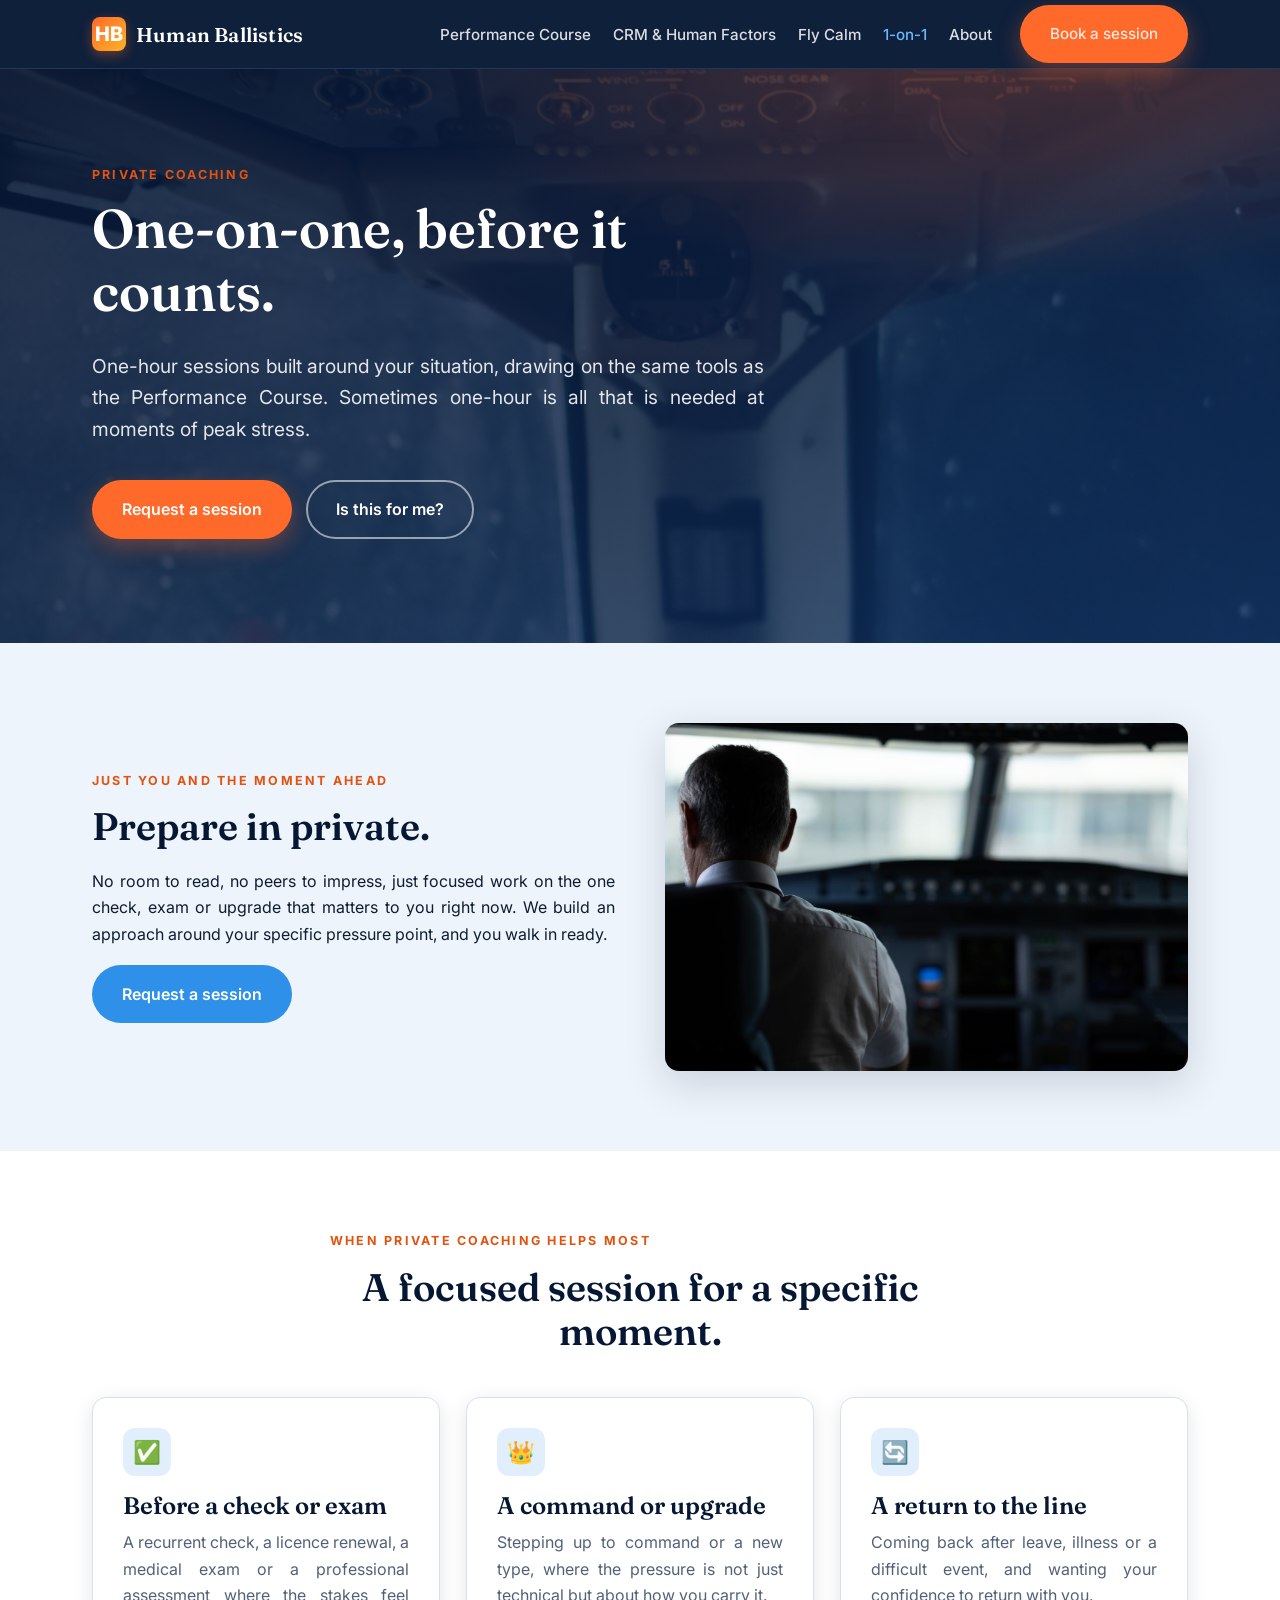
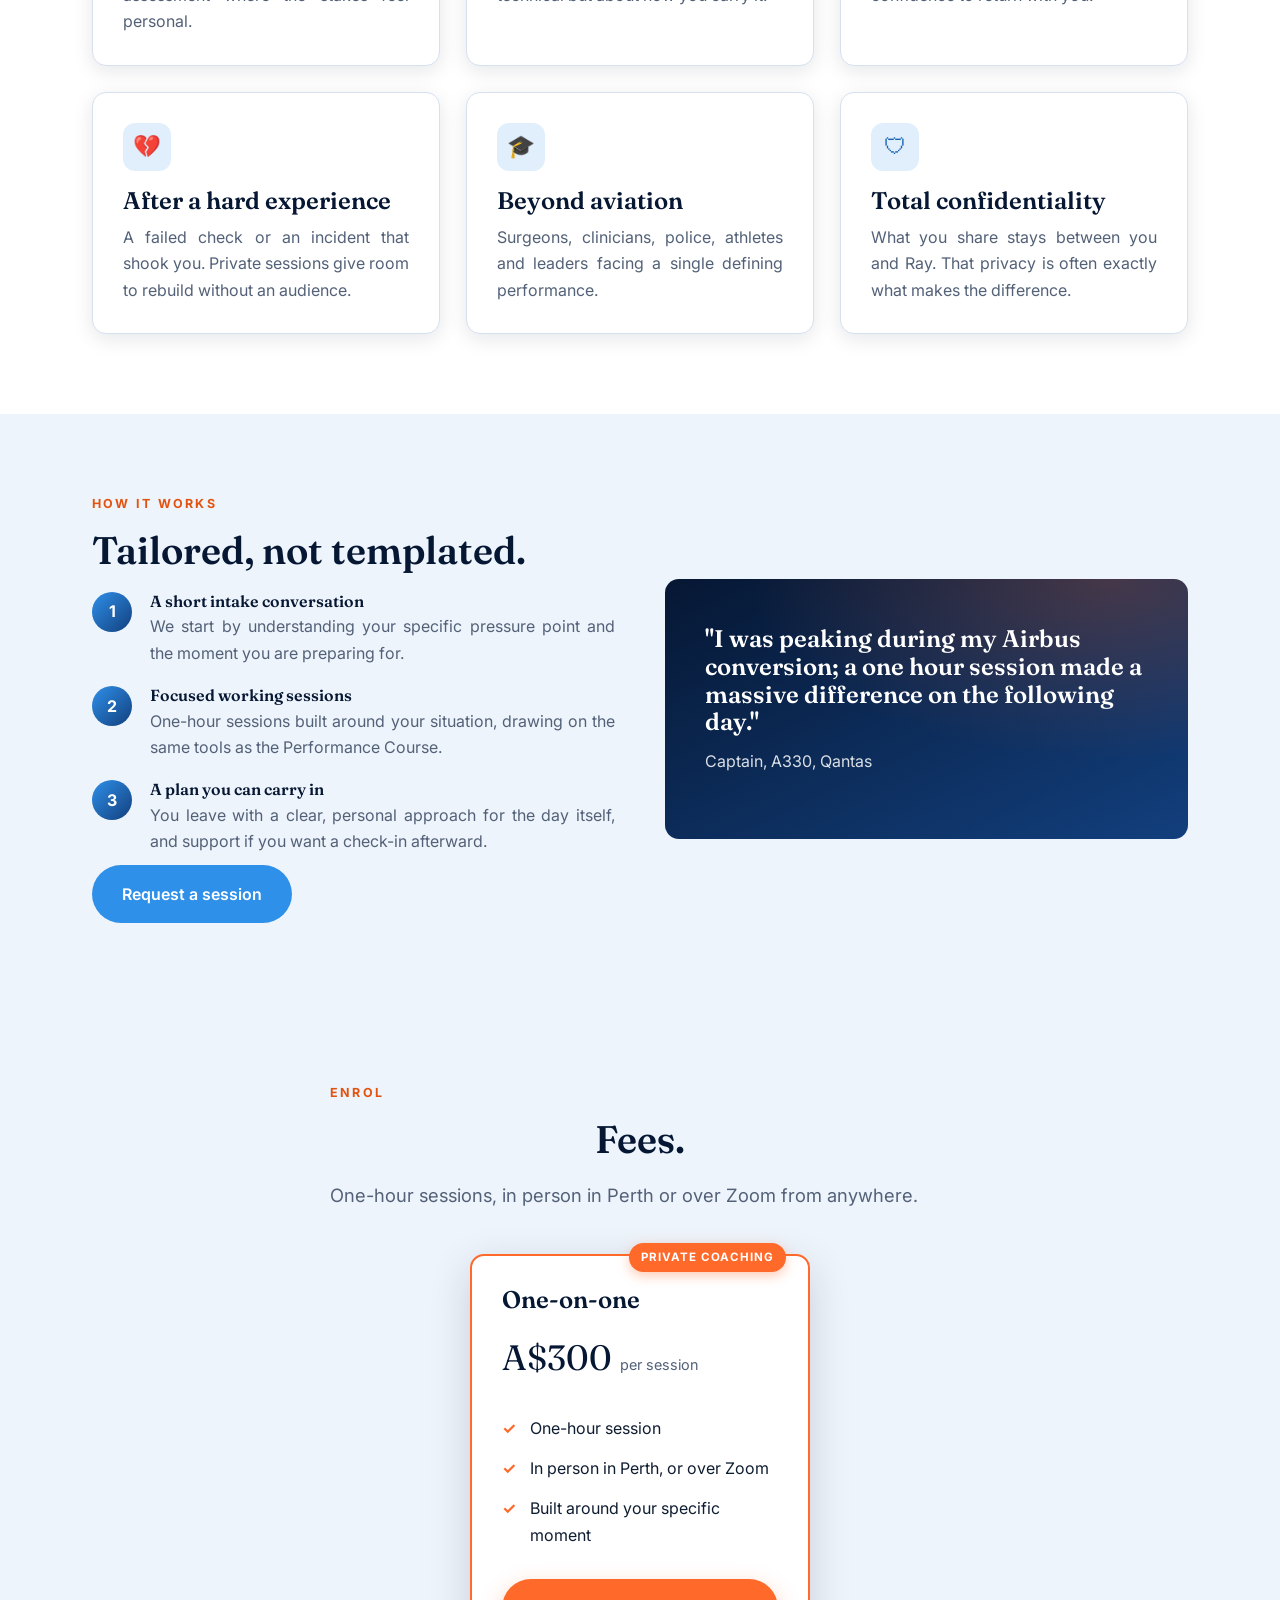
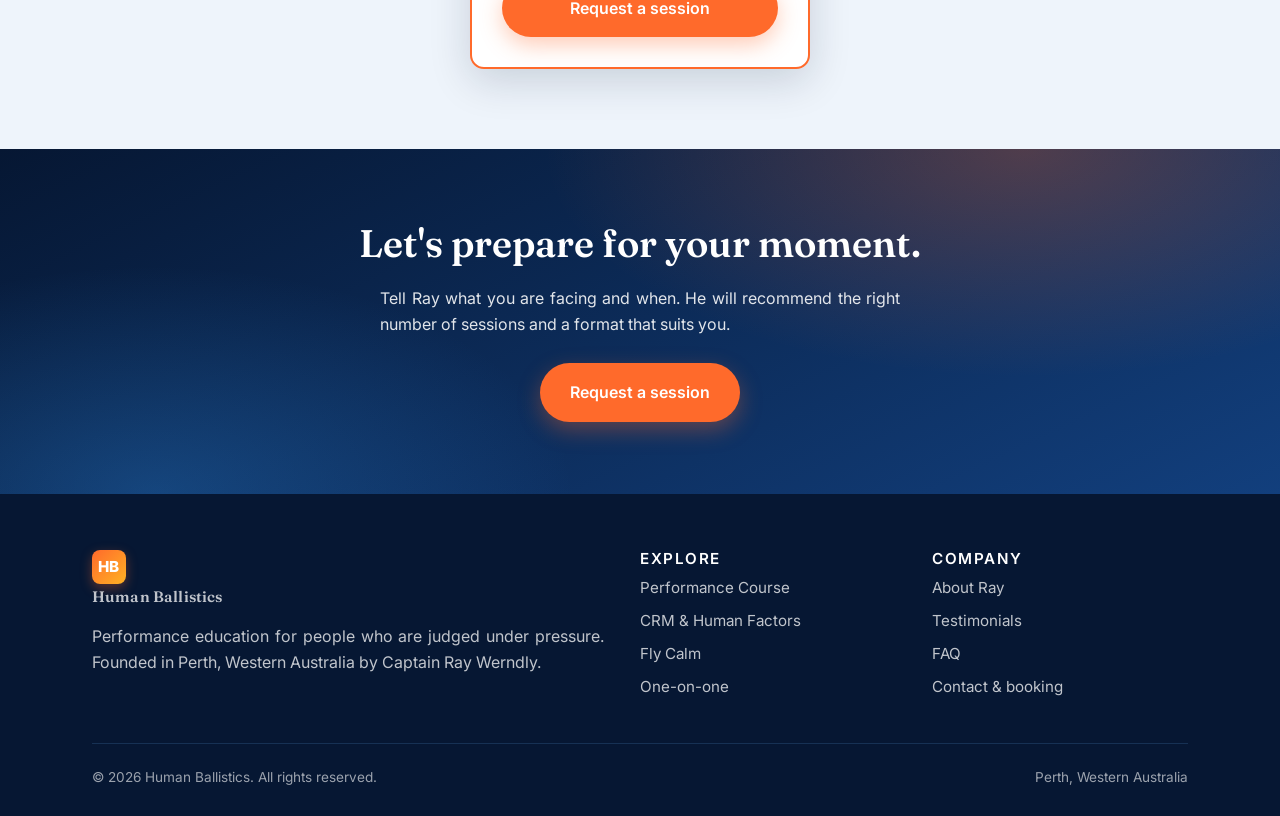
<file: one-on-one.html>
<!DOCTYPE html>
<html lang="en-AU">
<head>
  <meta charset="UTF-8">
  <meta name="viewport" content="width=device-width, initial-scale=1.0">
  <title>One-on-One Coaching | Human Ballistics</title>
  <meta name="description" content="Private one-on-one performance coaching with Captain Ray Werndly. Prepare for a specific check, exam, command upgrade or return to line flying, in person or over Zoom.">
  <link rel="preconnect" href="https://fonts.googleapis.com">
  <link rel="preconnect" href="https://fonts.gstatic.com" crossorigin>
  <link href="https://fonts.googleapis.com/css2?family=Fraunces:opsz,wght@9..144,400;9..144,600&family=Inter:wght@400;500;600;700&display=swap" rel="stylesheet">
  <link rel="stylesheet" href="css/styles.css">
</head>
<body>

  <header class="site-header">
    <div class="container nav">
      <a class="brand" href="index.html"><span class="mark">HB</span> Human Ballistics</a>
      <button class="nav-toggle" aria-label="Menu">&#9776;</button>
      <ul class="nav-links">
        <li><a href="performance-course.html">Performance Course</a></li>
        <li><a href="crm-humanfactors.html">CRM &amp; Human Factors</a></li>
        <li><a href="fly-calm.html">Fly Calm</a></li>
        <li><a class="active" href="one-on-one.html">1-on-1</a></li>
        <li><a href="about.html">About</a></li>
        <li class="nav-cta"><a class="btn btn-primary" href="contact.html">Book a session</a></li>
      </ul>
    </div>
  </header>

  <section class="hero hero--photo" style="background-image:url('assets/oneonone-hero.jpg')">
    <div class="container">
      <p class="eyebrow">Private coaching</p>
      <h1>One-on-one, before it counts.</h1>
      <p class="lead">One-hour sessions built around your situation, drawing on the same tools as the Performance Course. Sometimes one-hour is all that is needed at moments of peak stress.</p>
      <div class="hero-cta">
        <a class="btn btn-primary" href="contact.html">Request a session</a>
        <a class="btn btn-ghost" href="#who">Is this for me?</a>
      </div>
    </div>
  </section>

  <section class="section">
    <div class="container split">
      <div>
        <p class="eyebrow">Just you and the moment ahead</p>
        <h2>Prepare in private.</h2>
        <p>No room to read, no peers to impress, just focused work on the one check, exam or upgrade that matters to you right now. We build an approach around your specific pressure point, and you walk in ready.</p>
        <a class="btn btn-dark" href="contact.html">Request a session</a>
      </div>
      <div>
        <img class="media-round" src="assets/oneonone-pilot.jpg" alt="An experienced airline pilot in uniform, focused at the controls in the flight deck.">
      </div>
    </div>
  </section>

  <section class="section alt" id="who">
    <div class="container">
      <div class="section-head center">
        <p class="eyebrow">When private coaching helps most</p>
        <h2>A focused session for a specific moment.</h2>
      </div>
      <div class="grid grid-3">
        <div class="card">
          <div class="icon">&#9989;</div>
          <h3>Before a check or exam</h3>
          <p>A recurrent check, a licence renewal, a medical exam or a professional assessment where the stakes feel personal.</p>
        </div>
        <div class="card">
          <div class="icon">&#128081;</div>
          <h3>A command or upgrade</h3>
          <p>Stepping up to command or a new type, where the pressure is not just technical but about how you carry it.</p>
        </div>
        <div class="card">
          <div class="icon">&#128260;</div>
          <h3>A return to the line</h3>
          <p>Coming back after leave, illness or a difficult event, and wanting your confidence to return with you.</p>
        </div>
        <div class="card">
          <div class="icon">&#128148;</div>
          <h3>After a hard experience</h3>
          <p>A failed check or an incident that shook you. Private sessions give room to rebuild without an audience.</p>
        </div>
        <div class="card">
          <div class="icon">&#127891;</div>
          <h3>Beyond aviation</h3>
          <p>Surgeons, clinicians, police, athletes and leaders facing a single defining performance.</p>
        </div>
        <div class="card">
          <div class="icon">&#128737;</div>
          <h3>Total confidentiality</h3>
          <p>What you share stays between you and Ray. That privacy is often exactly what makes the difference.</p>
        </div>
      </div>
    </div>
  </section>

  <section class="section">
    <div class="container split">
      <div>
        <p class="eyebrow">How it works</p>
        <h2>Tailored, not templated.</h2>
        <div class="steps" style="margin-top:20px">
          <div class="step"><span class="num"></span><div><h4>A short intake conversation</h4><p>We start by understanding your specific pressure point and the moment you are preparing for.</p></div></div>
          <div class="step"><span class="num"></span><div><h4>Focused working sessions</h4><p>One-hour sessions built around your situation, drawing on the same tools as the Performance Course.</p></div></div>
          <div class="step"><span class="num"></span><div><h4>A plan you can carry in</h4><p>You leave with a clear, personal approach for the day itself, and support if you want a check-in afterward.</p></div></div>
        </div>
        <a class="btn btn-dark" href="contact.html" style="margin-top:10px">Request a session</a>
      </div>
      <div class="panel">
        <h3>"I was peaking during my Airbus conversion; a one hour session made a massive difference on the following day."</h3>
        <p>Captain, A330, Qantas</p>
      </div>
    </div>
  </section>

  <section class="section" id="fees">
    <div class="container">
      <div class="section-head center">
        <p class="eyebrow">Enrol</p>
        <h2>Fees.</h2>
        <p class="lead">One-hour sessions, in person in Perth or over Zoom from anywhere.</p>
      </div>
      <div style="max-width:340px;margin:0 auto">
        <div class="card price-card featured">
          <span class="badge-pop">Private coaching</span>
          <h3>One-on-one</h3>
          <div class="price">A$300 <small>per session</small></div>
          <ul>
            <li>One-hour session</li>
            <li>In person in Perth, or over Zoom</li>
            <li>Built around your specific moment</li>
          </ul>
          <a class="btn btn-primary" href="contact.html">Request a session</a>
        </div>
      </div>
    </div>
  </section>

  <section class="cta-band">
    <div class="container">
      <h2>Let's prepare for your moment.</h2>
      <p>Tell Ray what you are facing and when. He will recommend the right number of sessions and a format that suits you.</p>
      <a class="btn btn-primary" href="contact.html">Request a session</a>
    </div>
  </section>

  <footer class="site-footer">
    <div class="container">
      <div class="footer-grid">
        <div>
          <a class="brand" href="index.html" style="margin-bottom:14px"><span class="mark">HB</span> Human Ballistics</a>
          <p>Performance education for people who are judged under pressure. Founded in Perth, Western Australia by Captain Ray Werndly.</p>
        </div>
        <div>
          <h4>Explore</h4>
          <a href="performance-course.html">Performance Course</a>
          <a href="crm-humanfactors.html">CRM &amp; Human Factors</a>
          <a href="fly-calm.html">Fly Calm</a>
          <a href="one-on-one.html">One-on-one</a>
        </div>
        <div>
          <h4>Company</h4>
          <a href="about.html">About Ray</a>
          <a href="testimonials.html">Testimonials</a>
          <a href="faq.html">FAQ</a>
          <a href="contact.html">Contact &amp; booking</a>
        </div>
      </div>
      <!-- REBRAND NOTE: when the business is renamed, replace "Human Ballistics" and the "HB" monogram everywhere, and turn the line below into: Formerly Human Ballistics (humanballistics.com). -->
      <div class="footer-bottom">
        <span>&copy; <span class="year">2026</span> Human Ballistics. All rights reserved.</span>
        <span>Perth, Western Australia</span>
      </div>
    </div>
  </footer>

  <script src="js/main.js"></script>
</body>
</html>
</file>
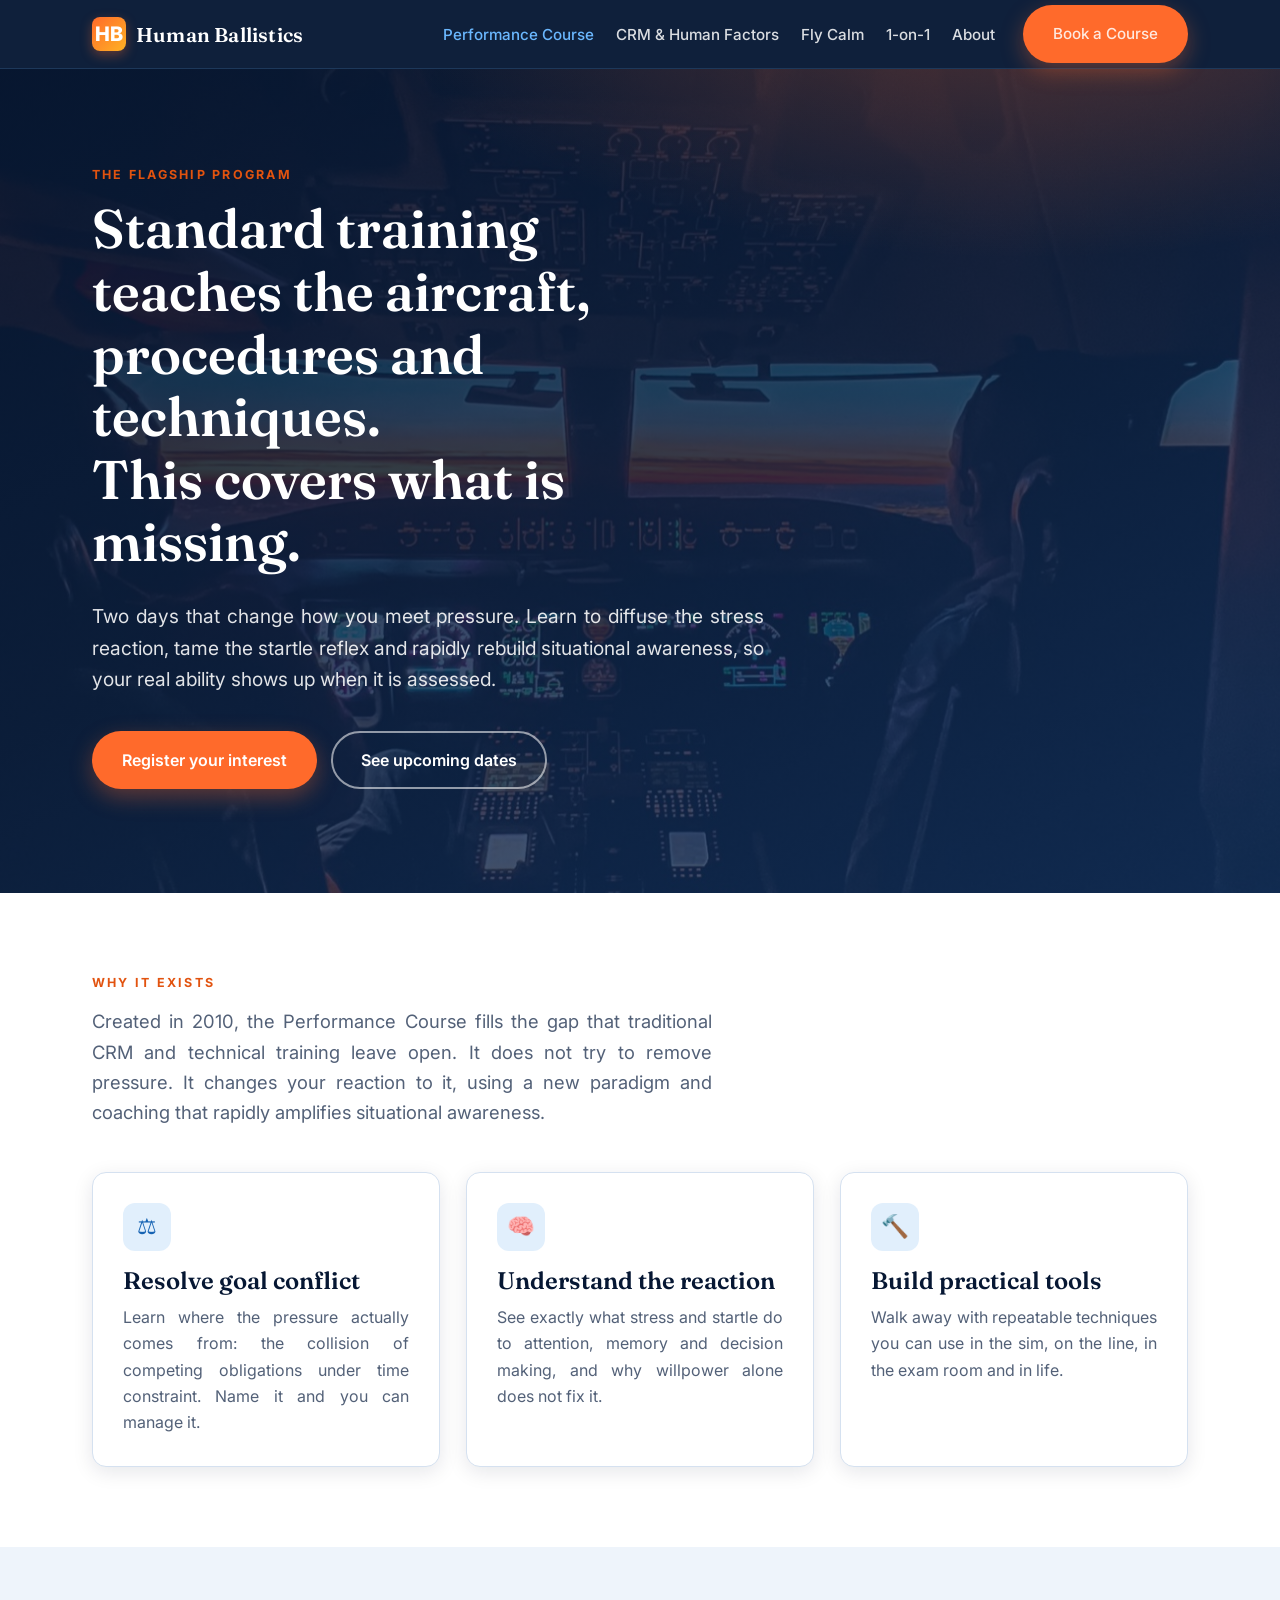
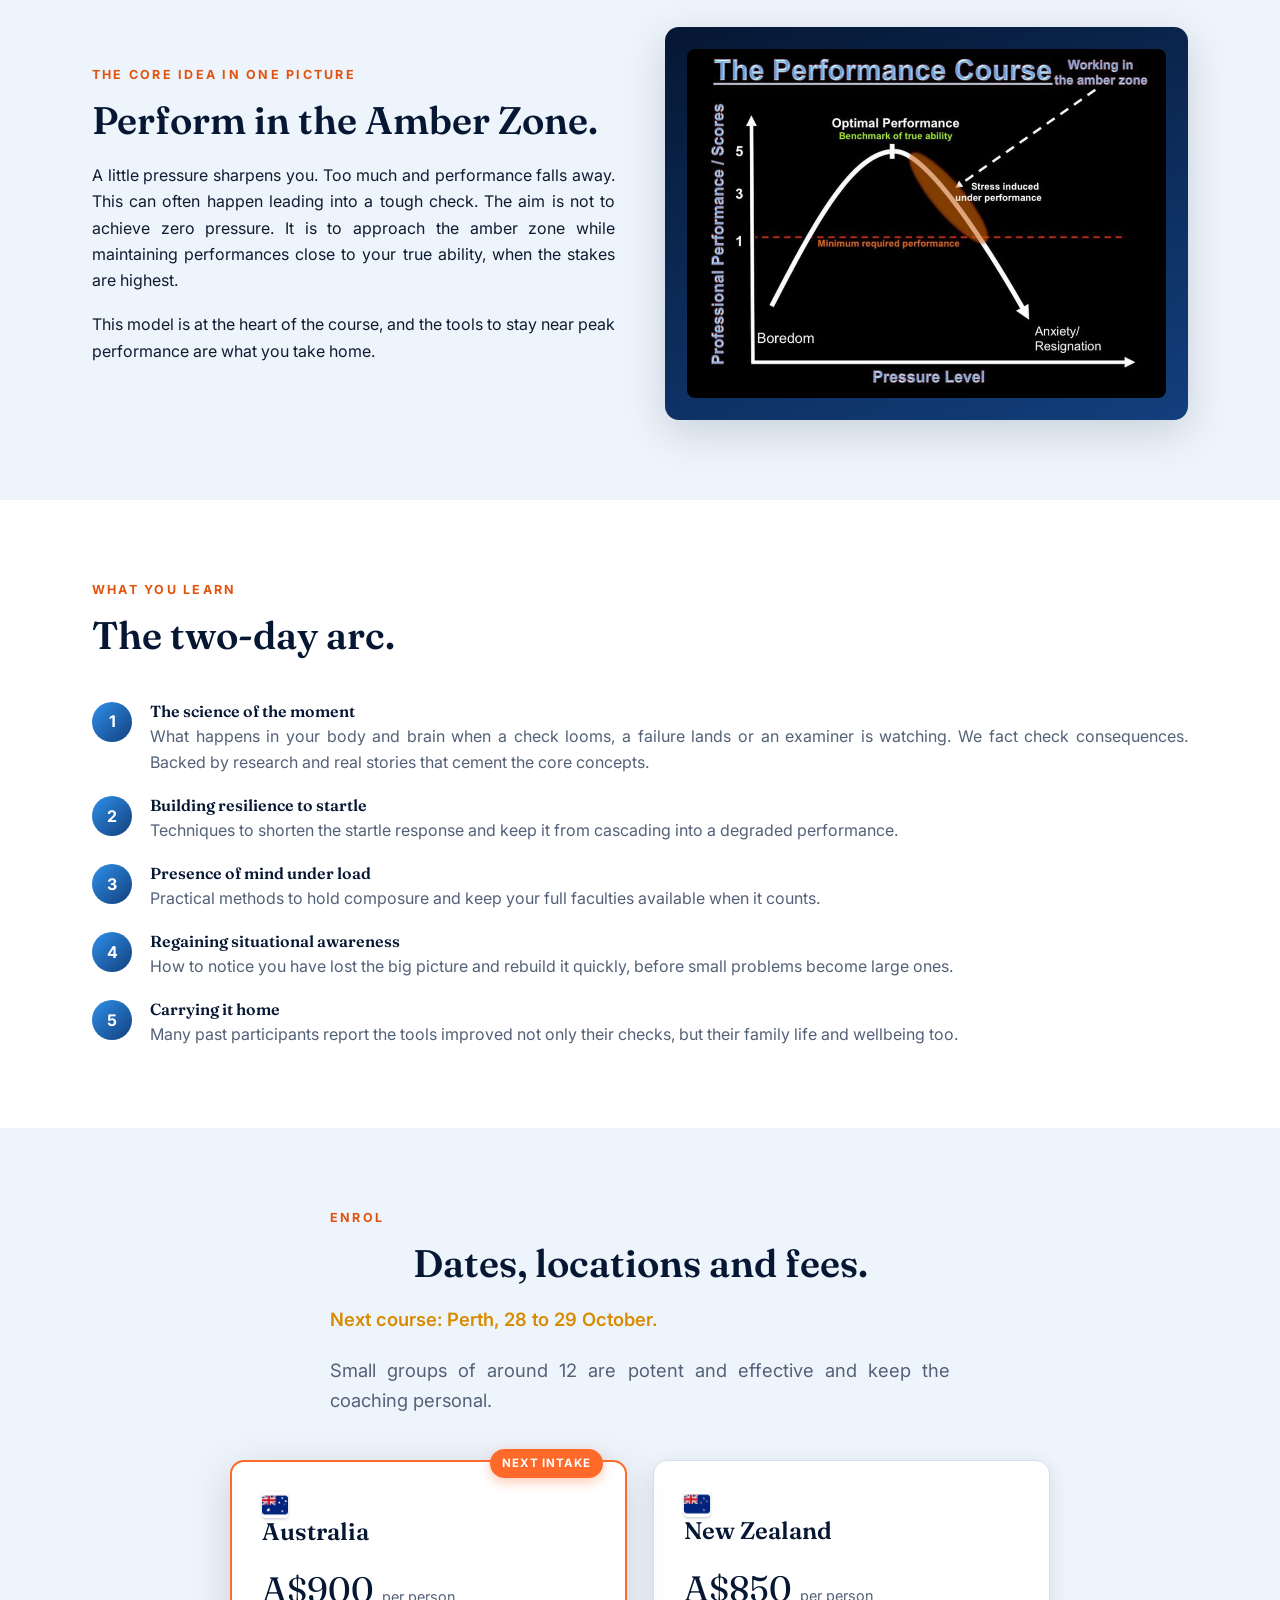
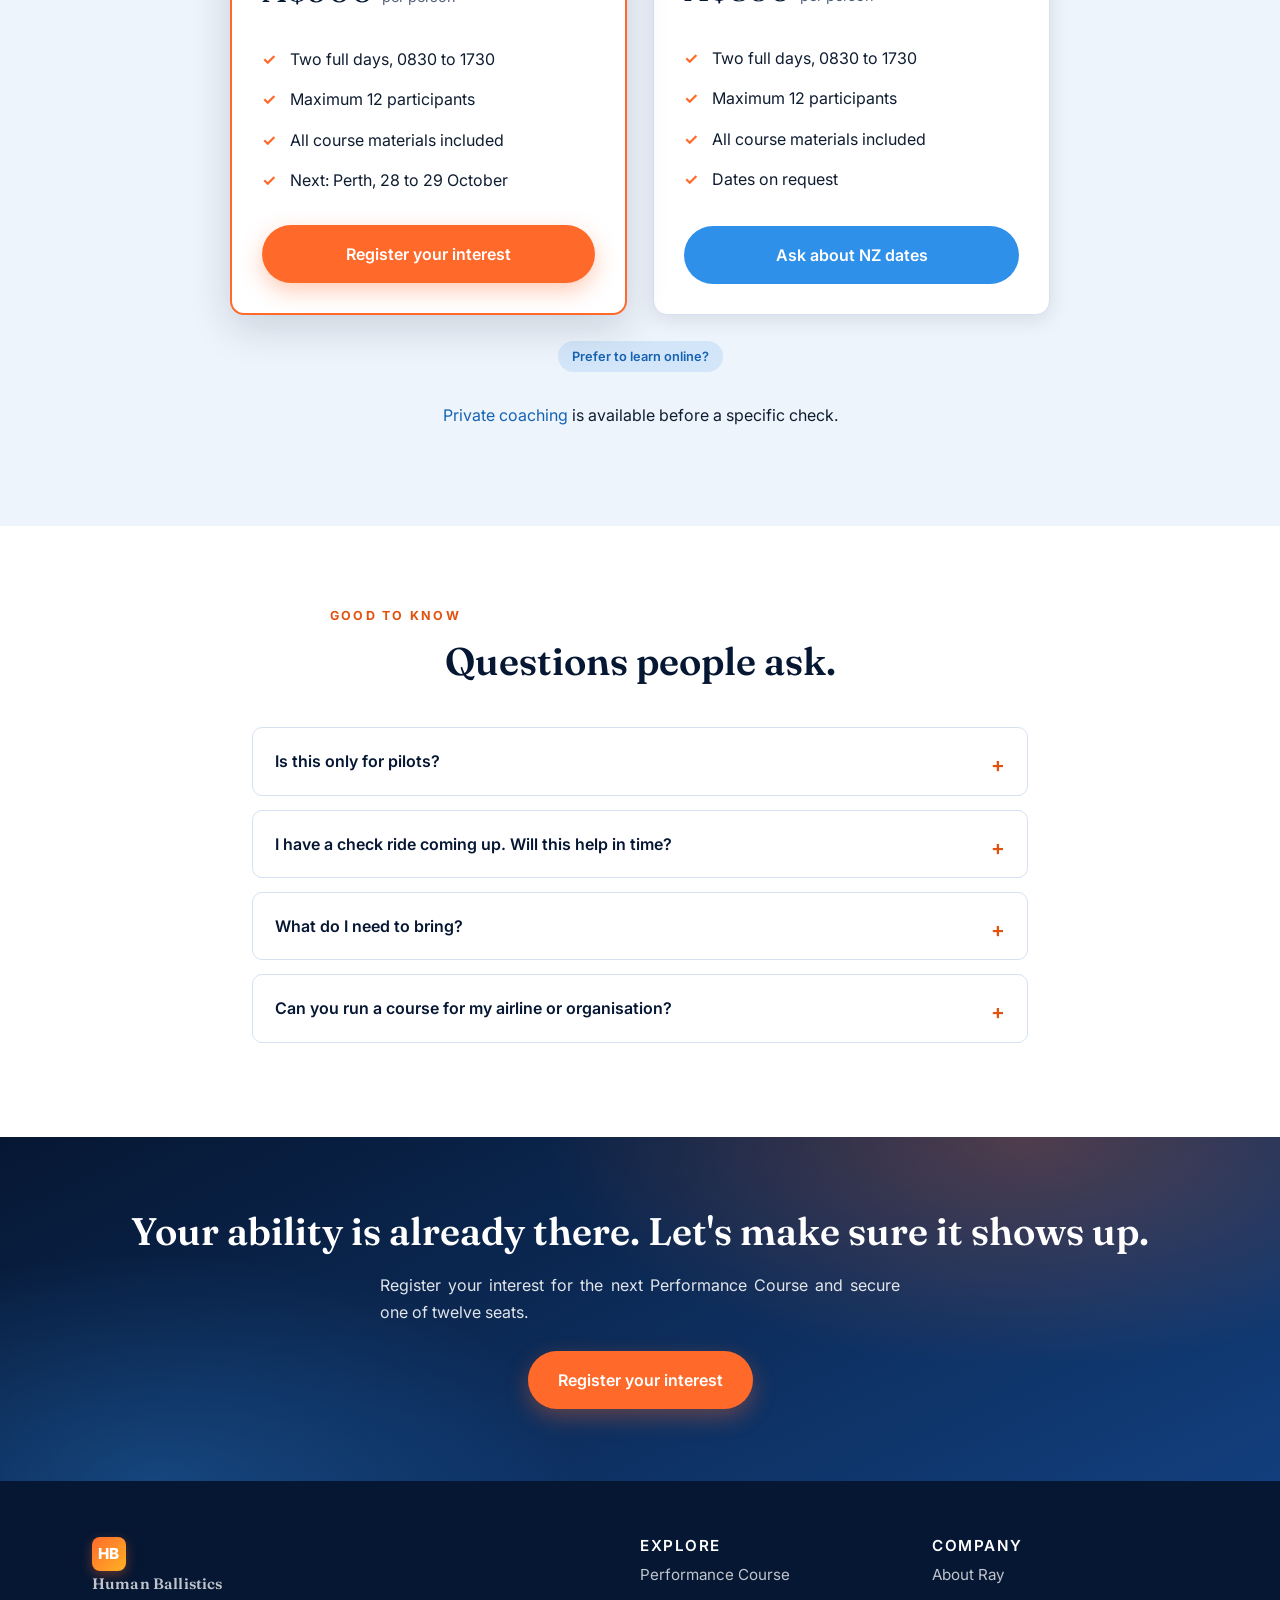
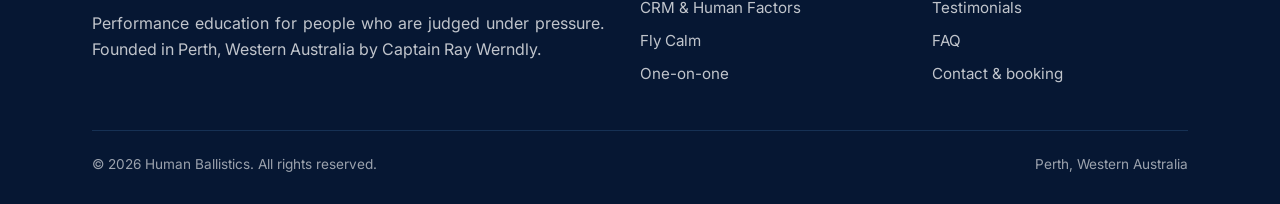
<file: performance-course.html>
<!DOCTYPE html>
<html lang="en-AU">
<head>
  <meta charset="UTF-8">
  <meta name="viewport" content="width=device-width, initial-scale=1.0">
  <title>The Performance Course | Human Ballistics</title>
  <meta name="description" content="The flagship two-day Performance Course from Human Ballistics. Beat checkitis, master the startle reflex and perform under pressure. For pilots and high-stakes professionals across Australia and New Zealand.">
  <link rel="preconnect" href="https://fonts.googleapis.com">
  <link rel="preconnect" href="https://fonts.gstatic.com" crossorigin>
  <link href="https://fonts.googleapis.com/css2?family=Fraunces:opsz,wght@9..144,400;9..144,600&family=Inter:wght@400;500;600;700&display=swap" rel="stylesheet">
  <link rel="stylesheet" href="css/styles.css">
</head>
<body>

  <header class="site-header">
    <div class="container nav">
      <a class="brand" href="index.html"><span class="mark">HB</span> Human Ballistics</a>
      <button class="nav-toggle" aria-label="Menu">&#9776;</button>
      <ul class="nav-links">
        <li><a class="active" href="performance-course.html">Performance Course</a></li>
        <li><a href="crm-humanfactors.html">CRM &amp; Human Factors</a></li>
        <li><a href="fly-calm.html">Fly Calm</a></li>
        <li><a href="one-on-one.html">1-on-1</a></li>
        <li><a href="about.html">About</a></li>
        <li class="nav-cta"><a class="btn btn-primary" href="contact.html">Book a Course</a></li>
      </ul>
    </div>
  </header>

  <section class="hero hero--photo" style="background-image:url('assets/perf-hero.jpg')">
    <div class="container">
      <p class="eyebrow">The flagship program</p>
      <h1>Standard training teaches the aircraft, procedures and techniques.<br>This covers what is missing.</h1>
      <p class="lead">Two days that change how you meet pressure. Learn to diffuse the stress reaction, tame the startle reflex and rapidly rebuild situational awareness, so your real ability shows up when it is assessed.</p>
      <div class="hero-cta">
        <a class="btn btn-primary" href="contact.html">Register your interest</a>
        <a class="btn btn-ghost" href="#dates">See upcoming dates</a>
      </div>
    </div>
  </section>

  <section class="section alt">
    <div class="container">
      <div class="section-head">
        <p class="eyebrow">Why it exists</p>
        <p class="lead">Created in 2010, the Performance Course fills the gap that traditional CRM and technical training leave open. It does not try to remove pressure. It changes your reaction to it, using a new paradigm and coaching that rapidly amplifies situational awareness.</p>
      </div>
      <div class="grid grid-3">
        <div class="card">
          <div class="icon">&#9878;</div>
          <h3>Resolve goal conflict</h3>
          <p>Learn where the pressure actually comes from: the collision of competing obligations under time constraint. Name it and you can manage it.</p>
        </div>
        <div class="card">
          <div class="icon">&#129504;</div>
          <h3>Understand the reaction</h3>
          <p>See exactly what stress and startle do to attention, memory and decision making, and why willpower alone does not fix it.</p>
        </div>
        <div class="card">
          <div class="icon">&#128296;</div>
          <h3>Build practical tools</h3>
          <p>Walk away with repeatable techniques you can use in the sim, on the line, in the exam room and in life.</p>
        </div>
      </div>
    </div>
  </section>

  <!-- PERFORMANCE CURVE -->
  <section class="section">
    <div class="container">
      <div class="split">
        <div>
          <p class="eyebrow">The core idea in one picture</p>
          <h2>Perform in the Amber Zone.</h2>
          <p>A little pressure sharpens you. Too much and performance falls away. This can often happen leading into a tough check. The aim is not to achieve zero pressure. It is to approach the amber zone while maintaining performances close to your true ability, when the stakes are highest.</p>
          <p>This model is at the heart of the course, and the tools to stay near peak performance are what you take home.</p>
        </div>
        <div>
          <div class="figure-dark">
            <img src="assets/performance-curve.jpg" alt="The Performance Course curve: performance rises with pressure to an optimal point, then falls into stress-induced under-performance and anxiety. The amber zone sits just past optimal.">
          </div>
        </div>
      </div>
    </div>
  </section>

  <section class="section alt">
    <div class="container">
      <div class="section-head">
        <p class="eyebrow">What you learn</p>
        <h2>The two-day arc.</h2>
      </div>
      <div class="steps">
        <div class="step"><span class="num"></span><div><h4>The science of the moment</h4><p>What happens in your body and brain when a check looms, a failure lands or an examiner is watching. We fact check consequences. Backed by research and real stories that cement the core concepts.</p></div></div>
        <div class="step"><span class="num"></span><div><h4>Building resilience to startle</h4><p>Techniques to shorten the startle response and keep it from cascading into a degraded performance.</p></div></div>
        <div class="step"><span class="num"></span><div><h4>Presence of mind under load</h4><p>Practical methods to hold composure and keep your full faculties available when it counts.</p></div></div>
        <div class="step"><span class="num"></span><div><h4>Regaining situational awareness</h4><p>How to notice you have lost the big picture and rebuild it quickly, before small problems become large ones.</p></div></div>
        <div class="step"><span class="num"></span><div><h4>Carrying it home</h4><p>Many past participants report the tools improved not only their checks, but their family life and wellbeing too.</p></div></div>
      </div>
    </div>
  </section>

  <!-- PRICING + DATES -->
  <section class="section" id="dates">
    <div class="container">
      <div class="section-head center">
        <p class="eyebrow">Enrol</p>
        <h2>Dates, locations and fees.</h2>
<p class="lead" style="font-weight:600;color:var(--amber-dark)">Next course: Perth, 28 to 29 October.</p>
<p class="lead">Small groups of around 12 are potent and effective and keep the coaching personal.</p>
      </div>
      <div class="grid grid-2" style="max-width:820px;margin:0 auto">
        <div class="card price-card featured">
          <span class="badge-pop">Next intake</span>
          <h3><img class="flag" src="assets/flag-au.png" alt="Australia">Australia</h3>
          <div class="price">A$900 <small>per person</small></div>
          <ul>
            <li>Two full days, 0830 to 1730</li>
            <li>Maximum 12 participants</li>
            <li>All course materials included</li>
            <li>Next: Perth, 28 to 29 October</li>
          </ul>
          <a class="btn btn-primary" href="contact.html">Register your interest</a>
        </div>
        <div class="card price-card">
          <h3><img class="flag" src="assets/flag-nz.png" alt="New Zealand">New Zealand</h3>
          <div class="price">A$850 <small>per person</small></div>
          <ul>
            <li>Two full days, 0830 to 1730</li>
            <li>Maximum 12 participants</li>
            <li>All course materials included</li>
            <li>Dates on request</li>
          </ul>
          <a class="btn btn-dark" href="contact.html">Ask about NZ dates</a>
        </div>
      </div>
      <p class="center" style="margin-top:26px"><span class="pill">Prefer to learn online?</span></p>
      <p class="center"><a href="one-on-one.html">Private coaching</a> is available before a specific check.</p>
    </div>
  </section>

  <!-- FAQ -->
  <section class="section alt">
    <div class="container" style="max-width:820px">
      <div class="section-head center">
        <p class="eyebrow">Good to know</p>
        <h2>Questions people ask.</h2>
      </div>
      <div class="faq">
        <details><summary>Is this only for pilots?</summary><p>No. It began in aviation and most participants are pilots, but the method works for anyone facing judgement when executing high end skills: doctors, police, surgeons, mining professionals and leaders. The examples are drawn from many fields.</p></details>
        <details><summary>I have a check ride coming up. Will this help in time?</summary><p>Yes, the following day. Many participants attend specifically before a check or return to line flying. If your date is very close, ask about <a href="one-on-one.html">one-on-one coaching</a> as well.</p></details>
        <details><summary>What do I need to bring?</summary><p>Just yourself, your experience and an open mind. Part of the value is the opportunity to be honest among peers. All materials are provided, summary notes are provided after the course.</p></details>
        <details><summary>Can you run a course for my airline or organisation?</summary><p>Yes. In-house courses and team programs are available. Also see <a href="crm-humanfactors.html">CRM and Human Factors</a> or get in touch to tailor a program.</p></details>
      </div>
    </div>
  </section>

  <section class="cta-band">
    <div class="container">
      <h2>Your ability is already there. Let's make sure it shows up.</h2>
      <p>Register your interest for the next Performance Course and secure one of twelve seats.</p>
      <a class="btn btn-primary" href="contact.html">Register your interest</a>
    </div>
  </section>

  <footer class="site-footer">
    <div class="container">
      <div class="footer-grid">
        <div>
          <a class="brand" href="index.html" style="margin-bottom:14px"><span class="mark">HB</span> Human Ballistics</a>
          <p>Performance education for people who are judged under pressure. Founded in Perth, Western Australia by Captain Ray Werndly.</p>
        </div>
        <div>
          <h4>Explore</h4>
          <a href="performance-course.html">Performance Course</a>
          <a href="crm-humanfactors.html">CRM &amp; Human Factors</a>
          <a href="fly-calm.html">Fly Calm</a>
          <a href="one-on-one.html">One-on-one</a>
        </div>
        <div>
          <h4>Company</h4>
          <a href="about.html">About Ray</a>
          <a href="testimonials.html">Testimonials</a>
          <a href="faq.html">FAQ</a>
          <a href="contact.html">Contact &amp; booking</a>
        </div>
      </div>
      <!-- REBRAND NOTE: when the business is renamed, replace "Human Ballistics" and the "HB" monogram everywhere, and turn the line below into: Formerly Human Ballistics (humanballistics.com). -->
      <div class="footer-bottom">
        <span>&copy; <span class="year">2026</span> Human Ballistics. All rights reserved.</span>
        <span>Perth, Western Australia</span>
      </div>
    </div>
  </footer>

  <script src="js/main.js"></script>
</body>
</html>
</file>
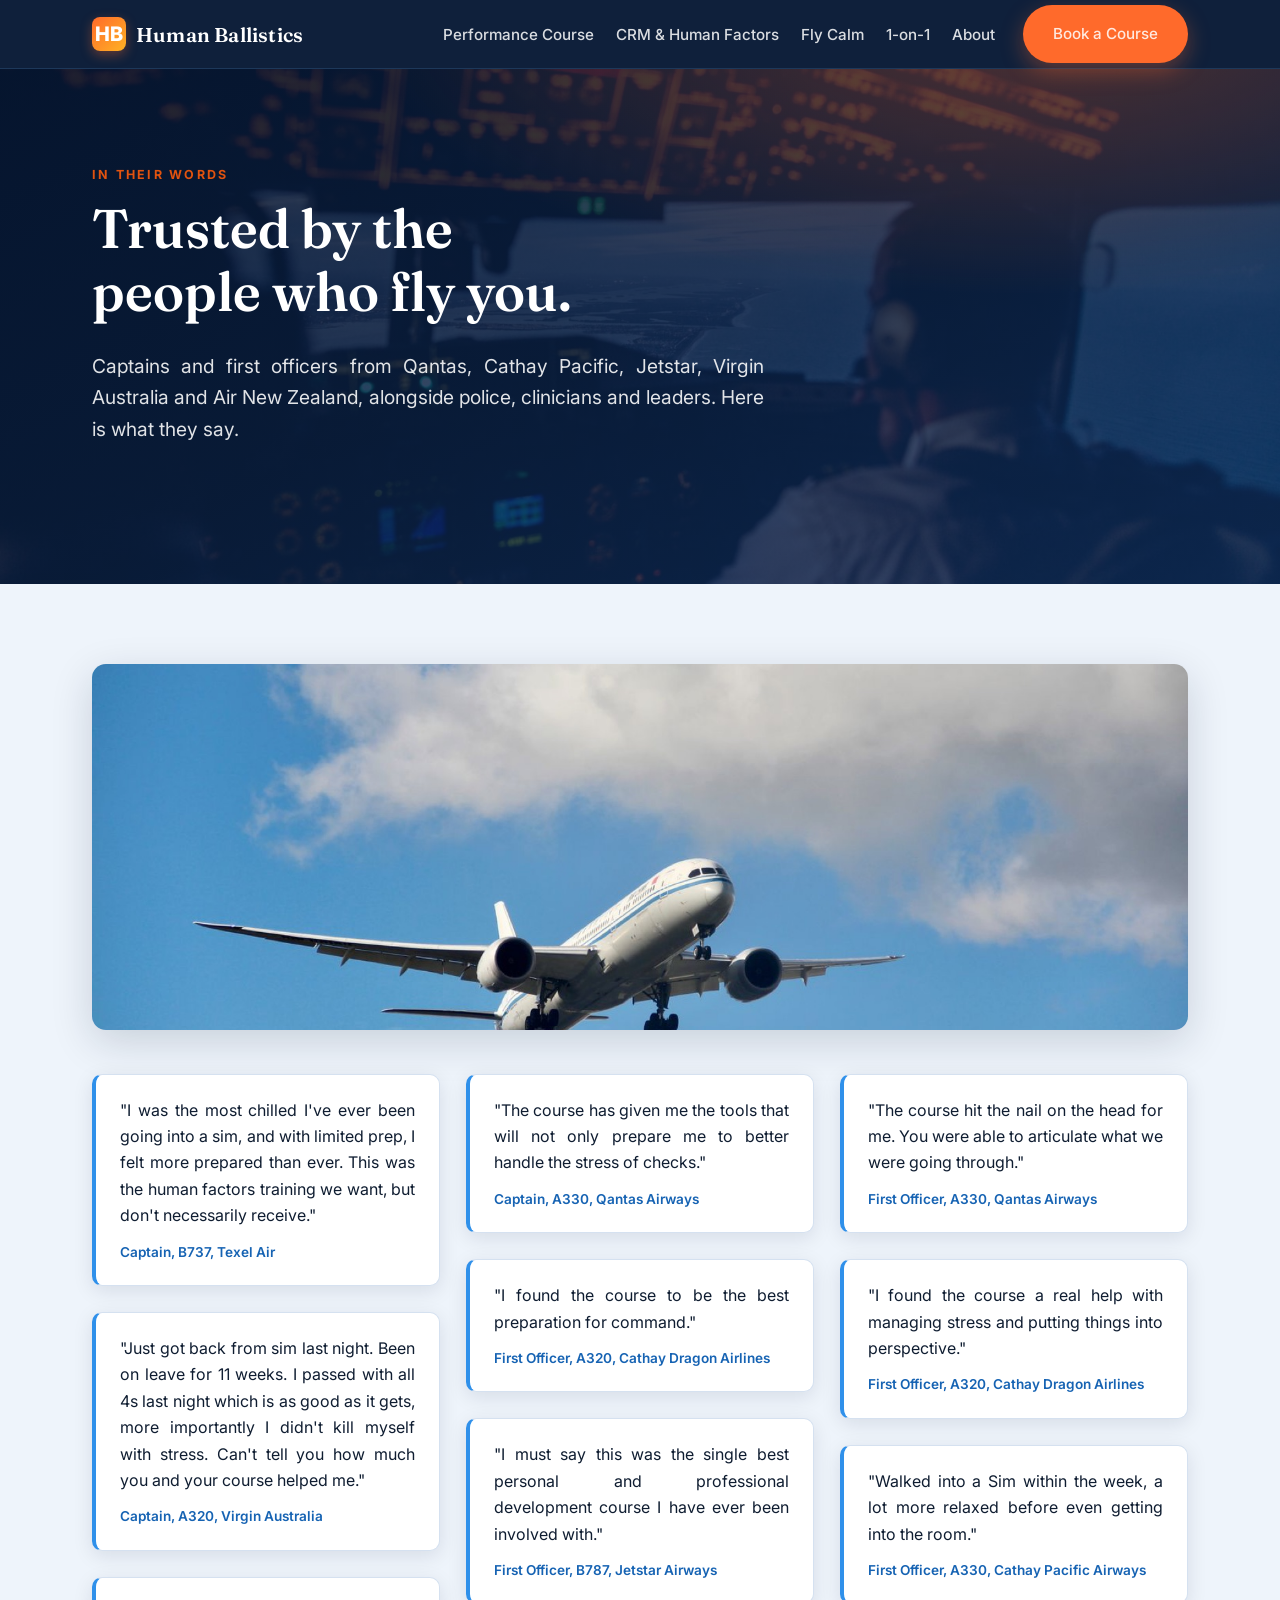
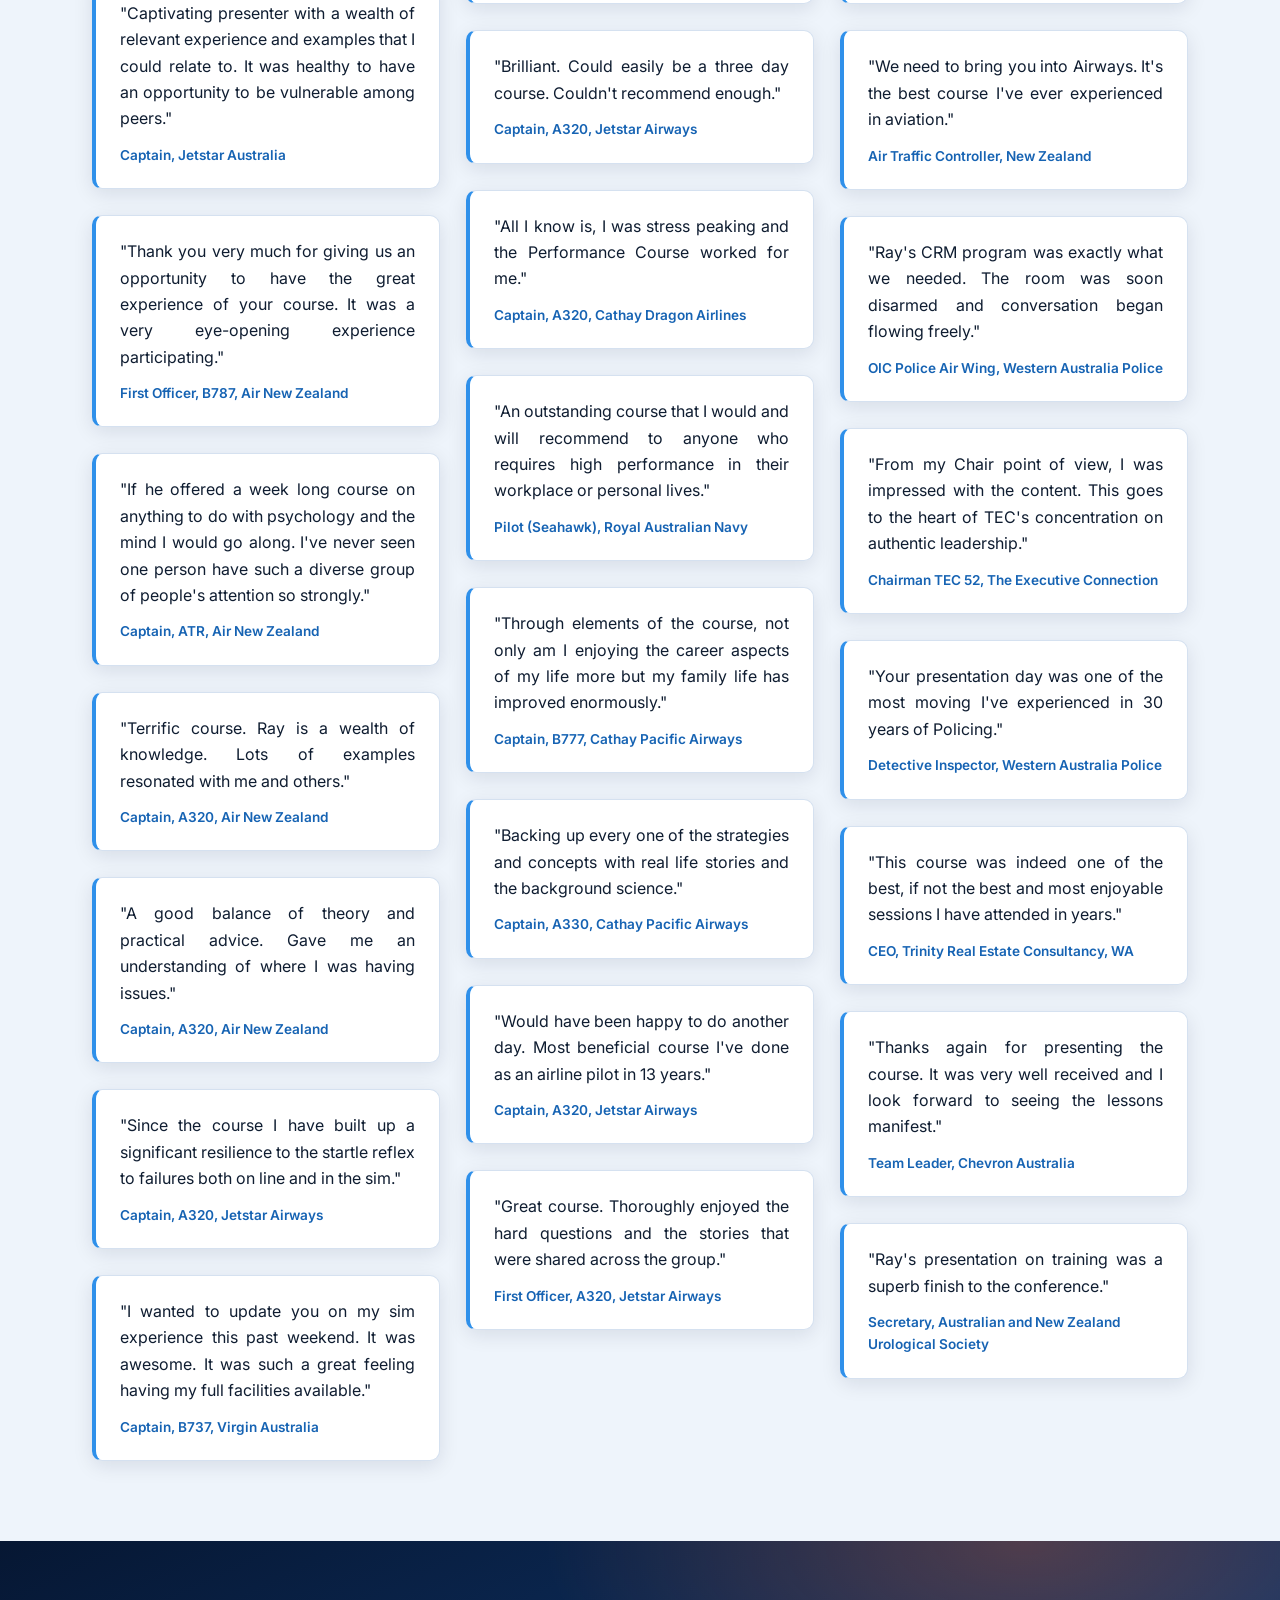
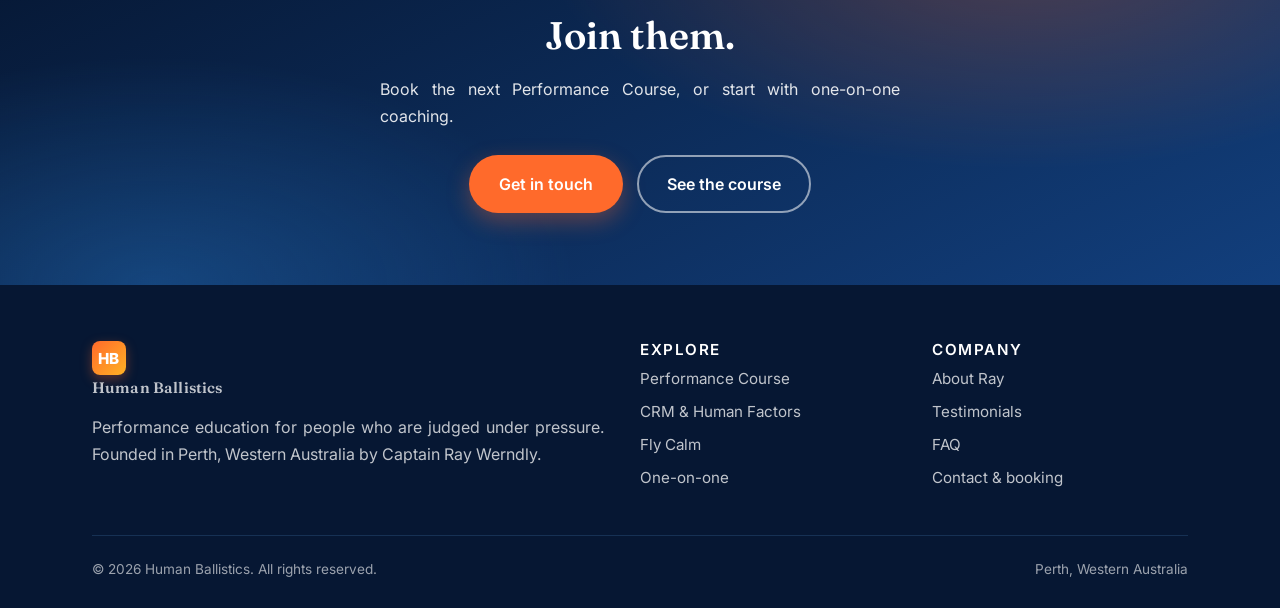
<file: testimonials.html>
<!DOCTYPE html>
<html lang="en-AU">
<head>
  <meta charset="UTF-8">
  <meta name="viewport" content="width=device-width, initial-scale=1.0">
  <title>Testimonials | Human Ballistics</title>
  <meta name="description" content="What captains, first officers, police, clinicians and leaders say about Human Ballistics and the Performance Course.">
  <link rel="preconnect" href="https://fonts.googleapis.com">
  <link rel="preconnect" href="https://fonts.gstatic.com" crossorigin>
  <link href="https://fonts.googleapis.com/css2?family=Fraunces:opsz,wght@9..144,400;9..144,600&family=Inter:wght@400;500;600;700&display=swap" rel="stylesheet">
  <link rel="stylesheet" href="css/styles.css">
</head>
<body>

  <header class="site-header">
    <div class="container nav">
      <a class="brand" href="index.html"><span class="mark">HB</span> Human Ballistics</a>
      <button class="nav-toggle" aria-label="Menu">&#9776;</button>
      <ul class="nav-links">
        <li><a href="performance-course.html">Performance Course</a></li>
        <li><a href="crm-humanfactors.html">CRM &amp; Human Factors</a></li>
        <li><a href="fly-calm.html">Fly Calm</a></li>
        <li><a href="one-on-one.html">1-on-1</a></li>
        <li><a href="about.html">About</a></li>
        <li class="nav-cta"><a class="btn btn-primary" href="contact.html">Book a Course</a></li>
      </ul>
    </div>
  </header>

  <section class="hero hero--photo" style="background-image:url('assets/testimonials-hero.jpg')">
    <div class="container">
      <p class="eyebrow">In their words</p>
      <h1>Trusted by the people who fly you.</h1>
      <p class="lead">Captains and first officers from Qantas, Cathay Pacific, Jetstar, Virgin Australia and Air New Zealand, alongside police, clinicians and leaders. Here is what they say.</p>
    </div>
  </section>

  <section class="section">
    <div class="container">
      <img class="banner-img" src="assets/testimonials-airliner.jpg" alt="A commercial airliner climbing into a bright blue sky." style="margin-bottom:44px">
      <div class="quote-grid">
        <div class="quote"><p>"I was the most chilled I've ever been going into a sim, and with limited prep, I felt more prepared than ever. This was the human factors training we want, but don't necessarily receive."</p><div class="who">Captain, B737, Texel Air</div></div>
        <div class="quote"><p>"Just got back from sim last night. Been on leave for 11 weeks. I passed with all 4s last night which is as good as it gets, more importantly I didn't kill myself with stress. Can't tell you how much you and your course helped me."</p><div class="who">Captain, A320, Virgin Australia</div></div>
        <div class="quote"><p>"Captivating presenter with a wealth of relevant experience and examples that I could relate to. It was healthy to have an opportunity to be vulnerable among peers."</p><div class="who">Captain, Jetstar Australia</div></div>
        <div class="quote"><p>"Thank you very much for giving us an opportunity to have the great experience of your course. It was a very eye-opening experience participating."</p><div class="who">First Officer, B787, Air New Zealand</div></div>
        <div class="quote"><p>"If he offered a week long course on anything to do with psychology and the mind I would go along. I've never seen one person have such a diverse group of people's attention so strongly."</p><div class="who">Captain, ATR, Air New Zealand</div></div>
        <div class="quote"><p>"Terrific course. Ray is a wealth of knowledge. Lots of examples resonated with me and others."</p><div class="who">Captain, A320, Air New Zealand</div></div>
        <div class="quote"><p>"A good balance of theory and practical advice. Gave me an understanding of where I was having issues."</p><div class="who">Captain, A320, Air New Zealand</div></div>
        <div class="quote"><p>"Since the course I have built up a significant resilience to the startle reflex to failures both on line and in the sim."</p><div class="who">Captain, A320, Jetstar Airways</div></div>
        <div class="quote"><p>"I wanted to update you on my sim experience this past weekend. It was awesome. It was such a great feeling having my full facilities available."</p><div class="who">Captain, B737, Virgin Australia</div></div>
        <div class="quote"><p>"The course has given me the tools that will not only prepare me to better handle the stress of checks."</p><div class="who">Captain, A330, Qantas Airways</div></div>
        <div class="quote"><p>"I found the course to be the best preparation for command."</p><div class="who">First Officer, A320, Cathay Dragon Airlines</div></div>
        <div class="quote"><p>"I must say this was the single best personal and professional development course I have ever been involved with."</p><div class="who">First Officer, B787, Jetstar Airways</div></div>
        <div class="quote"><p>"Brilliant. Could easily be a three day course. Couldn't recommend enough."</p><div class="who">Captain, A320, Jetstar Airways</div></div>
        <div class="quote"><p>"All I know is, I was stress peaking and the Performance Course worked for me."</p><div class="who">Captain, A320, Cathay Dragon Airlines</div></div>
        <div class="quote"><p>"An outstanding course that I would and will recommend to anyone who requires high performance in their workplace or personal lives."</p><div class="who">Pilot (Seahawk), Royal Australian Navy</div></div>
        <div class="quote"><p>"Through elements of the course, not only am I enjoying the career aspects of my life more but my family life has improved enormously."</p><div class="who">Captain, B777, Cathay Pacific Airways</div></div>
        <div class="quote"><p>"Backing up every one of the strategies and concepts with real life stories and the background science."</p><div class="who">Captain, A330, Cathay Pacific Airways</div></div>
        <div class="quote"><p>"Would have been happy to do another day. Most beneficial course I've done as an airline pilot in 13 years."</p><div class="who">Captain, A320, Jetstar Airways</div></div>
        <div class="quote"><p>"Great course. Thoroughly enjoyed the hard questions and the stories that were shared across the group."</p><div class="who">First Officer, A320, Jetstar Airways</div></div>
        <div class="quote"><p>"The course hit the nail on the head for me. You were able to articulate what we were going through."</p><div class="who">First Officer, A330, Qantas Airways</div></div>
        <div class="quote"><p>"I found the course a real help with managing stress and putting things into perspective."</p><div class="who">First Officer, A320, Cathay Dragon Airlines</div></div>
        <div class="quote"><p>"Walked into a Sim within the week, a lot more relaxed before even getting into the room."</p><div class="who">First Officer, A330, Cathay Pacific Airways</div></div>
        <div class="quote"><p>"We need to bring you into Airways. It's the best course I've ever experienced in aviation."</p><div class="who">Air Traffic Controller, New Zealand</div></div>
        <div class="quote"><p>"Ray's CRM program was exactly what we needed. The room was soon disarmed and conversation began flowing freely."</p><div class="who">OIC Police Air Wing, Western Australia Police</div></div>
        <div class="quote"><p>"From my Chair point of view, I was impressed with the content. This goes to the heart of TEC's concentration on authentic leadership."</p><div class="who">Chairman TEC 52, The Executive Connection</div></div>
        <div class="quote"><p>"Your presentation day was one of the most moving I've experienced in 30 years of Policing."</p><div class="who">Detective Inspector, Western Australia Police</div></div>
        <div class="quote"><p>"This course was indeed one of the best, if not the best and most enjoyable sessions I have attended in years."</p><div class="who">CEO, Trinity Real Estate Consultancy, WA</div></div>
        <div class="quote"><p>"Thanks again for presenting the course. It was very well received and I look forward to seeing the lessons manifest."</p><div class="who">Team Leader, Chevron Australia</div></div>
        <div class="quote"><p>"Ray's presentation on training was a superb finish to the conference."</p><div class="who">Secretary, Australian and New Zealand Urological Society</div></div>
      </div>
    </div>
  </section>

  <section class="cta-band">
    <div class="container">
      <h2>Join them.</h2>
      <p>Book the next Performance Course, or start with one-on-one coaching.</p>
      <div class="hero-cta" style="justify-content:center">
        <a class="btn btn-primary" href="contact.html">Get in touch</a>
        <a class="btn btn-ghost" href="performance-course.html">See the course</a>
      </div>
    </div>
  </section>

  <footer class="site-footer">
    <div class="container">
      <div class="footer-grid">
        <div>
          <a class="brand" href="index.html" style="margin-bottom:14px"><span class="mark">HB</span> Human Ballistics</a>
          <p>Performance education for people who are judged under pressure. Founded in Perth, Western Australia by Captain Ray Werndly.</p>
        </div>
        <div>
          <h4>Explore</h4>
          <a href="performance-course.html">Performance Course</a>
          <a href="crm-humanfactors.html">CRM &amp; Human Factors</a>
          <a href="fly-calm.html">Fly Calm</a>
          <a href="one-on-one.html">One-on-one</a>
        </div>
        <div>
          <h4>Company</h4>
          <a href="about.html">About Ray</a>
          <a href="testimonials.html">Testimonials</a>
          <a href="faq.html">FAQ</a>
          <a href="contact.html">Contact &amp; booking</a>
        </div>
      </div>
      <!-- REBRAND NOTE: when the business is renamed, replace "Human Ballistics" and the "HB" monogram everywhere, and turn the line below into: Formerly Human Ballistics (humanballistics.com). -->
      <div class="footer-bottom">
        <span>&copy; <span class="year">2026</span> Human Ballistics. All rights reserved.</span>
        <span>Perth, Western Australia</span>
      </div>
    </div>
  </footer>

  <script src="js/main.js"></script>
</body>
</html>
</file>
<file: css/styles.css>
/* =========================================================
   Human Ballistics - shared stylesheet
   "Flight deck at dusk" aviation palette, sales-forward.
   Deep sky-blue gradients + sunset glow, with a punchy
   sunset-orange call-to-action colour.
   To rebrand: change the palette values in :root below and
   the wordmark text in each page header.
   ========================================================= */

:root {
  /* Deep sky (backgrounds, headers, gradients) */
  --navy: #061733;
  --navy-2: #0c2a57;
  --slate: #123f7d;

  /* Sky blue (aviation accent) */
  --sky: #2f90ea;
  --sky-light: #6bb8ff;
  --sky-dark: #1663b3;

  /* Sunset orange (the sales / call-to-action colour) */
  --accent: #ff6a2b;
  --accent-dark: #e2530f;

  /* Instrument amber (numbers, highlights). --amber kept as an
     alias so any older references still resolve. */
  --gold: #ffb224;
  --gold-dark: #d98a00;
  --amber: #ffb224;
  --amber-dark: #d98a00;

  --cream: #eef4fb;
  --ink: #0f1d31;
  --muted: #536178;
  --line: #d5e1f0;
  --white: #ffffff;

  --maxw: 1140px;
  --radius: 14px;
  --shadow: 0 12px 42px rgba(6, 23, 51, 0.16);
  --shadow-soft: 0 5px 20px rgba(6, 23, 51, 0.10);

  --font-head: "Fraunces", Georgia, "Times New Roman", serif;
  --font-body: "Inter", -apple-system, BlinkMacSystemFont, "Segoe UI", Roboto, Helvetica, Arial, sans-serif;
}

* { box-sizing: border-box; }

html { scroll-behavior: smooth; }

body {
  margin: 0;
  font-family: var(--font-body);
  color: var(--ink);
  background: var(--cream);
  line-height: 1.65;
  -webkit-font-smoothing: antialiased;
}

h1, h2, h3, h4 {
  font-family: var(--font-head);
  font-weight: 600;
  line-height: 1.15;
  color: var(--navy);
  margin: 0 0 0.5em;
}

h1 { font-size: clamp(2.1rem, 5vw, 3.4rem); }
h2 { font-size: clamp(1.6rem, 3.4vw, 2.4rem); }
h3 { font-size: clamp(1.2rem, 2.2vw, 1.5rem); }

p { margin: 0 0 1.1em; text-align: justify; }

a { color: var(--sky-dark); text-decoration: none; }
a:hover { text-decoration: underline; }

img { max-width: 100%; display: block; }

.container {
  width: 100%;
  max-width: var(--maxw);
  margin: 0 auto;
  padding: 0 22px;
}

.eyebrow {
  text-transform: uppercase;
  letter-spacing: 0.18em;
  font-size: 0.78rem;
  font-weight: 700;
  color: var(--accent-dark);
  margin-bottom: 0.8rem;
}

/* ---------- Buttons ---------- */
.btn {
  display: inline-block;
  padding: 14px 28px;
  border-radius: 999px;
  font-weight: 600;
  font-size: 1rem;
  cursor: pointer;
  border: 2px solid transparent;
  transition: transform 0.15s ease, box-shadow 0.15s ease, background 0.15s ease;
  text-decoration: none;
}
.btn:hover { text-decoration: none; transform: translateY(-2px); }
.btn-primary {
  background: var(--accent);
  color: var(--white);
  box-shadow: 0 8px 22px rgba(255, 106, 43, 0.34);
}
.btn-primary:hover { background: var(--accent-dark); color: var(--white); box-shadow: 0 10px 26px rgba(255, 106, 43, 0.42); }
.btn-ghost { background: transparent; color: var(--white); border-color: rgba(255,255,255,0.55); }
.btn-ghost:hover { background: rgba(255,255,255,0.14); }
.btn-dark { background: var(--sky); color: var(--white); }
.btn-dark:hover { background: var(--sky-dark); color: var(--white); }

/* ---------- Header / nav ---------- */
.site-header {
  position: sticky;
  top: 0;
  z-index: 50;
  background: rgba(6, 23, 51, 0.96);
  backdrop-filter: blur(8px);
  color: var(--white);
  border-bottom: 1px solid rgba(107,184,255,0.16);
}
.nav {
  display: flex;
  align-items: center;
  justify-content: space-between;
  height: 68px;
}
.brand {
  display: flex;
  align-items: center;
  gap: 10px;
  color: var(--white);
  font-family: var(--font-head);
  font-weight: 600;
  font-size: 1.25rem;
  letter-spacing: 0.01em;
}
.brand:hover { text-decoration: none; }
.brand .mark {
  width: 34px; height: 34px;
  display: grid; place-items: center;
  border-radius: 8px;
  background: linear-gradient(135deg, var(--accent) 0%, var(--gold) 100%);
  color: var(--white);
  font-weight: 800;
  font-family: var(--font-body);
  box-shadow: 0 4px 12px rgba(255,106,43,0.35);
}
.nav-links {
  display: flex;
  align-items: center;
  gap: 22px;
  list-style: none;
  margin: 0; padding: 0;
}
.nav-links a {
  color: rgba(255,255,255,0.85);
  font-size: 0.95rem;
  font-weight: 500;
}
.nav-links a:hover { color: var(--white); text-decoration: none; }
.nav-links a.active { color: var(--sky-light); }
.nav-cta { margin-left: 6px; }

.nav-toggle {
  display: none;
  background: none;
  border: 0;
  color: var(--white);
  font-size: 1.6rem;
  cursor: pointer;
}

/* ---------- Hero ---------- */
.hero {
  background:
    radial-gradient(1100px 480px at 78% -15%, rgba(255,106,43,0.30), transparent 60%),
    radial-gradient(900px 520px at 8% 8%, rgba(47,144,234,0.34), transparent 58%),
    linear-gradient(155deg, var(--navy) 0%, var(--navy-2) 46%, var(--slate) 100%);
  color: var(--white);
  padding: 96px 0 104px;
  position: relative;
  overflow: hidden;
}
.hero h1 { color: var(--white); max-width: 15ch; }
.hero .lead {
  font-size: 1.2rem;
  color: rgba(255,255,255,0.88);
  max-width: 56ch;
  margin-bottom: 1.8em;
}
.hero-cta { display: flex; gap: 14px; flex-wrap: wrap; }
.hero-stats {
  display: flex;
  gap: 40px;
  margin-top: 56px;
  flex-wrap: wrap;
}
.hero-stats .stat strong {
  display: block;
  font-family: var(--font-head);
  font-size: 2.2rem;
  color: var(--gold);
}
.hero-stats .stat span { color: rgba(255,255,255,0.78); font-size: 0.95rem; }

/* ---------- Sections ---------- */
.section { padding: 80px 0; }
.section-tight { padding: 56px 0; }
.section.alt { background: var(--white); }
.section-head { max-width: 62ch; margin-bottom: 44px; }
.section-head.center { margin-left: auto; margin-right: auto; text-align: center; }

/* ---------- Cards / grid ---------- */
.grid { display: grid; gap: 26px; }
.grid-3 { grid-template-columns: repeat(3, 1fr); }
.grid-2 { grid-template-columns: repeat(2, 1fr); }

.card {
  background: var(--white);
  border: 1px solid var(--line);
  border-radius: var(--radius);
  padding: 30px;
  box-shadow: var(--shadow-soft);
  transition: transform 0.18s ease, box-shadow 0.18s ease;
}
.card:hover { transform: translateY(-4px); box-shadow: var(--shadow); }
.card .icon {
  width: 48px; height: 48px;
  border-radius: 12px;
  background: rgba(47,144,234,0.14);
  color: var(--sky-dark);
  display: grid; place-items: center;
  font-size: 1.4rem;
  margin-bottom: 16px;
}
.card h3 { margin-bottom: 0.4em; }
.card p { color: var(--muted); margin-bottom: 0; }

/* Price cards */
.price-card { display: flex; flex-direction: column; }
.price-card .price {
  font-family: var(--font-head);
  font-size: 2.2rem;
  color: var(--navy);
  margin: 6px 0 2px;
}
.price-card .price small { font-size: 0.9rem; color: var(--muted); font-family: var(--font-body); }
.price-card ul { list-style: none; padding: 0; margin: 18px 0 24px; }
.price-card li { padding: 7px 0 7px 28px; position: relative; color: var(--ink); }
.price-card li::before {
  content: "\2713";
  position: absolute; left: 0; top: 7px;
  color: var(--accent); font-weight: 700;
}
.price-card .btn { margin-top: auto; text-align: center; }
.price-card.featured { border-color: var(--accent); border-width: 2px; box-shadow: var(--shadow); position: relative; }
.badge-pop {
  position: absolute; top: -13px; right: 22px;
  background: var(--accent); color: var(--white);
  font-size: 0.72rem; font-weight: 700; letter-spacing: 0.08em;
  text-transform: uppercase;
  padding: 5px 12px; border-radius: 999px;
  box-shadow: 0 4px 12px rgba(255,106,43,0.35);
}

/* ---------- Split feature ---------- */
.split { display: grid; grid-template-columns: 1fr 1fr; gap: 50px; align-items: center; }
.split .panel {
  background:
    radial-gradient(600px 300px at 85% 0%, rgba(255,106,43,0.24), transparent 60%),
    linear-gradient(155deg, var(--navy) 0%, var(--slate) 100%);
  color: var(--white); border-radius: var(--radius); padding: 40px;
  min-height: 260px; display: flex; flex-direction: column; justify-content: center;
}
.split .panel h3 { color: var(--white); }
.split .panel p { color: rgba(255,255,255,0.85); }

/* ---------- Testimonials ---------- */
.quote-grid { columns: 3; column-gap: 26px; }
.quote {
  break-inside: avoid;
  background: var(--white);
  border: 1px solid var(--line);
  border-left: 4px solid var(--sky);
  border-radius: 10px;
  padding: 22px 24px;
  margin-bottom: 26px;
  box-shadow: var(--shadow-soft);
}
.quote p { font-size: 1rem; color: var(--ink); margin-bottom: 12px; }
.quote .who { font-size: 0.85rem; color: var(--sky-dark); font-weight: 600; }

/* ---------- Steps ---------- */
.steps { counter-reset: step; display: grid; gap: 20px; }
.step { display: flex; gap: 18px; align-items: flex-start; }
.step .num {
  counter-increment: step;
  flex: 0 0 auto;
  width: 40px; height: 40px; border-radius: 50%;
  background: linear-gradient(135deg, var(--sky) 0%, var(--slate) 100%);
  color: var(--white);
  display: grid; place-items: center; font-weight: 700;
}
.step .num::before { content: counter(step); }
.step h4 { margin-bottom: 0.2em; }
.step p { color: var(--muted); margin-bottom: 0; }

/* ---------- CTA band ---------- */
.cta-band {
  background:
    radial-gradient(800px 380px at 80% 0%, rgba(255,106,43,0.28), transparent 60%),
    radial-gradient(700px 380px at 12% 100%, rgba(47,144,234,0.28), transparent 60%),
    linear-gradient(155deg, var(--navy) 0%, var(--slate) 100%);
  color: var(--white); text-align: center; padding: 72px 0;
}
.cta-band h2 { color: var(--white); }
.cta-band p { color: rgba(255,255,255,0.88); max-width: 52ch; margin: 0 auto 1.6em; }

/* ---------- FAQ ---------- */
.faq details {
  background: var(--white); border: 1px solid var(--line);
  border-radius: 10px; padding: 4px 22px; margin-bottom: 14px;
}
.faq summary {
  cursor: pointer; font-weight: 600; color: var(--navy);
  padding: 16px 0; list-style: none;
}
.faq summary::-webkit-details-marker { display: none; }
.faq summary::after { content: "+"; float: right; color: var(--accent-dark); font-size: 1.3rem; }
.faq details[open] summary::after { content: "\2212"; }
.faq details p { color: var(--muted); padding-bottom: 8px; }

/* ---------- Footer ---------- */
.site-footer {
  background: var(--navy); color: rgba(255,255,255,0.75);
  padding: 56px 0 28px; margin-top: 0;
}
.footer-grid { display: grid; grid-template-columns: 2fr 1fr 1fr; gap: 36px; }
.site-footer h4 { color: var(--white); font-family: var(--font-body); font-size: 0.95rem; text-transform: uppercase; letter-spacing: 0.1em; }
.site-footer a { color: rgba(255,255,255,0.75); display: block; margin-bottom: 8px; font-size: 0.95rem; }
.site-footer a:hover { color: var(--sky-light); text-decoration: none; }
.footer-bottom {
  border-top: 1px solid rgba(107,184,255,0.16);
  margin-top: 36px; padding-top: 22px;
  display: flex; justify-content: space-between; flex-wrap: wrap; gap: 10px;
  font-size: 0.85rem; color: rgba(255,255,255,0.6);
}

/* ---------- Utility ---------- */
.center { text-align: center; }
.mt-0 { margin-top: 0; }
.lead { font-size: 1.15rem; color: var(--muted); }
.pill {
  display: inline-block; padding: 5px 14px; border-radius: 999px;
  background: rgba(47,144,234,0.14); color: var(--sky-dark);
  font-size: 0.8rem; font-weight: 600; margin-bottom: 12px;
}
.note {
  background: rgba(255,178,36,0.12);
  border: 1px solid rgba(255,178,36,0.42);
  border-radius: 10px; padding: 16px 20px; color: var(--ink);
}

/* ---------- Photo hero (a real image behind the brand gradient) ----------
   Each page sets its own background-image inline on the .hero--photo section,
   for example: <section class="hero hero--photo" style="background-image:url('assets/xxx.jpg')">
   The ::before overlay keeps the same darkening gradient and orange glow on
   every page, so the heroes feel uniform while each photo differs.            */
.hero--photo {
  position: relative;
  isolation: isolate;
  background-size: cover;
  background-position: center 40%;
  background-repeat: no-repeat;
}
.hero--photo::before {
  content: "";
  position: absolute;
  inset: 0;
  z-index: 0;
  pointer-events: none;
  background:
    radial-gradient(1100px 480px at 80% -12%, rgba(255,106,43,0.30), transparent 60%),
    linear-gradient(155deg, rgba(6,23,51,0.90) 0%, rgba(10,32,66,0.82) 48%, rgba(16,52,104,0.72) 100%);
}
.hero--photo > .container { position: relative; z-index: 1; }

/* ---------- Images ---------- */
.figure-img {
  width: 100%;
  border-radius: var(--radius);
  box-shadow: var(--shadow);
  display: block;
}
.figure-cap {
  font-size: 0.88rem;
  color: var(--muted);
  margin-top: 10px;
  text-align: center;
}
/* Dark frame for diagrams that have a black background (e.g. the performance curve) */
.figure-dark {
  background: linear-gradient(160deg, var(--navy) 0%, var(--slate) 100%);
  border-radius: var(--radius);
  padding: 22px;
  box-shadow: var(--shadow);
}
.figure-dark img { width: 100%; border-radius: 8px; display: block; }
.media-round { border-radius: var(--radius); box-shadow: var(--shadow); width: 100%; aspect-ratio: 3 / 2; object-fit: cover; display: block; }
/* Wide cinematic banner (e.g. an airliner across the top of a page) */
.banner-img {
  width: 100%; aspect-ratio: 3 / 1; object-fit: cover; object-position: center 45%;
  border-radius: var(--radius); box-shadow: var(--shadow); display: block;
}
@media (max-width: 700px) { .banner-img { aspect-ratio: 16 / 10; } }

/* Small country flag next to a heading */
.flag {
  width: 26px; height: auto; border-radius: 4px;
  vertical-align: middle; margin-right: 9px;
  box-shadow: 0 1px 3px rgba(6,23,51,0.25);
}

/* ---------- Responsive ---------- */
@media (max-width: 900px) {
  .grid-3 { grid-template-columns: 1fr; }
  .grid-2 { grid-template-columns: 1fr; }
  .split { grid-template-columns: 1fr; }
  .quote-grid { columns: 2; }
  .footer-grid { grid-template-columns: 1fr 1fr; }
  .nav-links {
    display: none;
    position: absolute; top: 68px; left: 0; right: 0;
    flex-direction: column; align-items: flex-start;
    background: var(--navy); padding: 18px 22px; gap: 16px;
    border-bottom: 1px solid rgba(107,184,255,0.16);
  }
  .nav-links.open { display: flex; }
  .nav-toggle { display: block; }
  .hero-stats { gap: 28px; }
}
@media (max-width: 560px) {
  .quote-grid { columns: 1; }
  .footer-grid { grid-template-columns: 1fr; }
  .hero { padding: 68px 0 76px; }
  .section { padding: 56px 0; }
}
</file>
